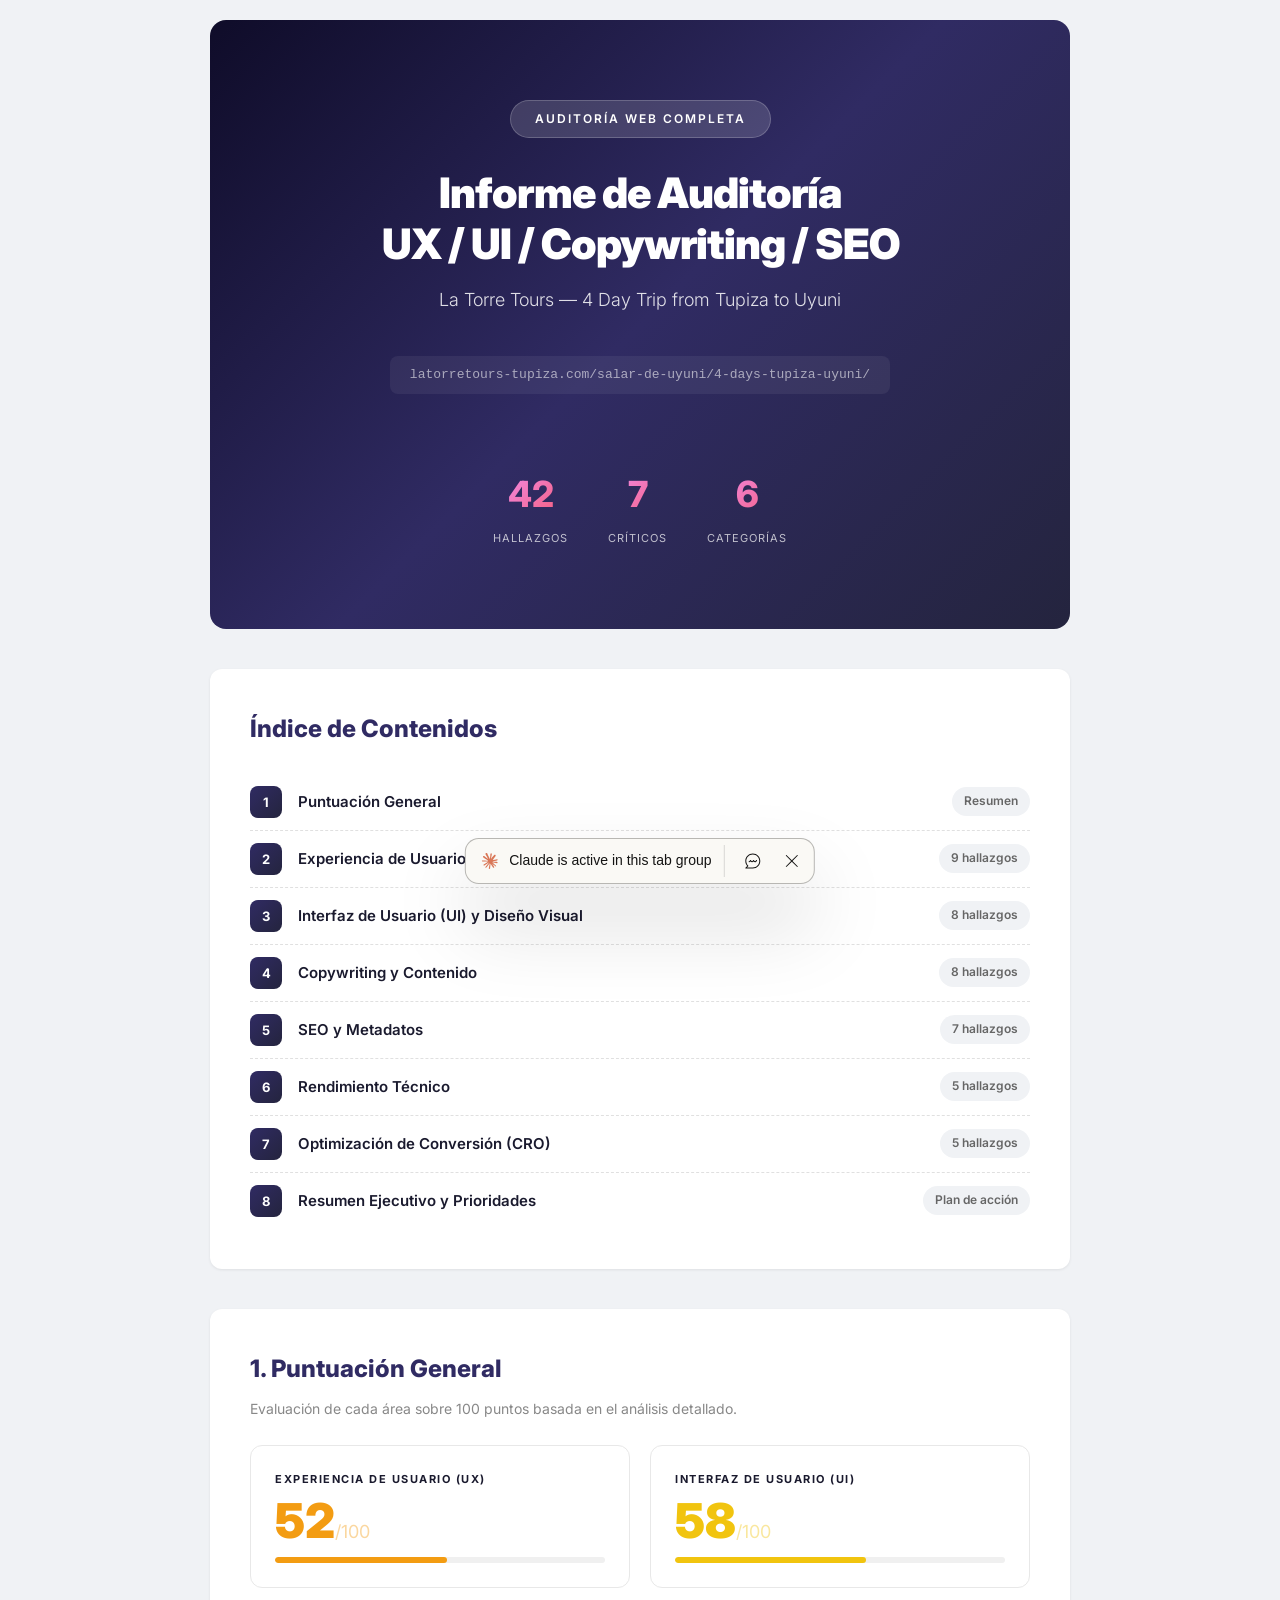
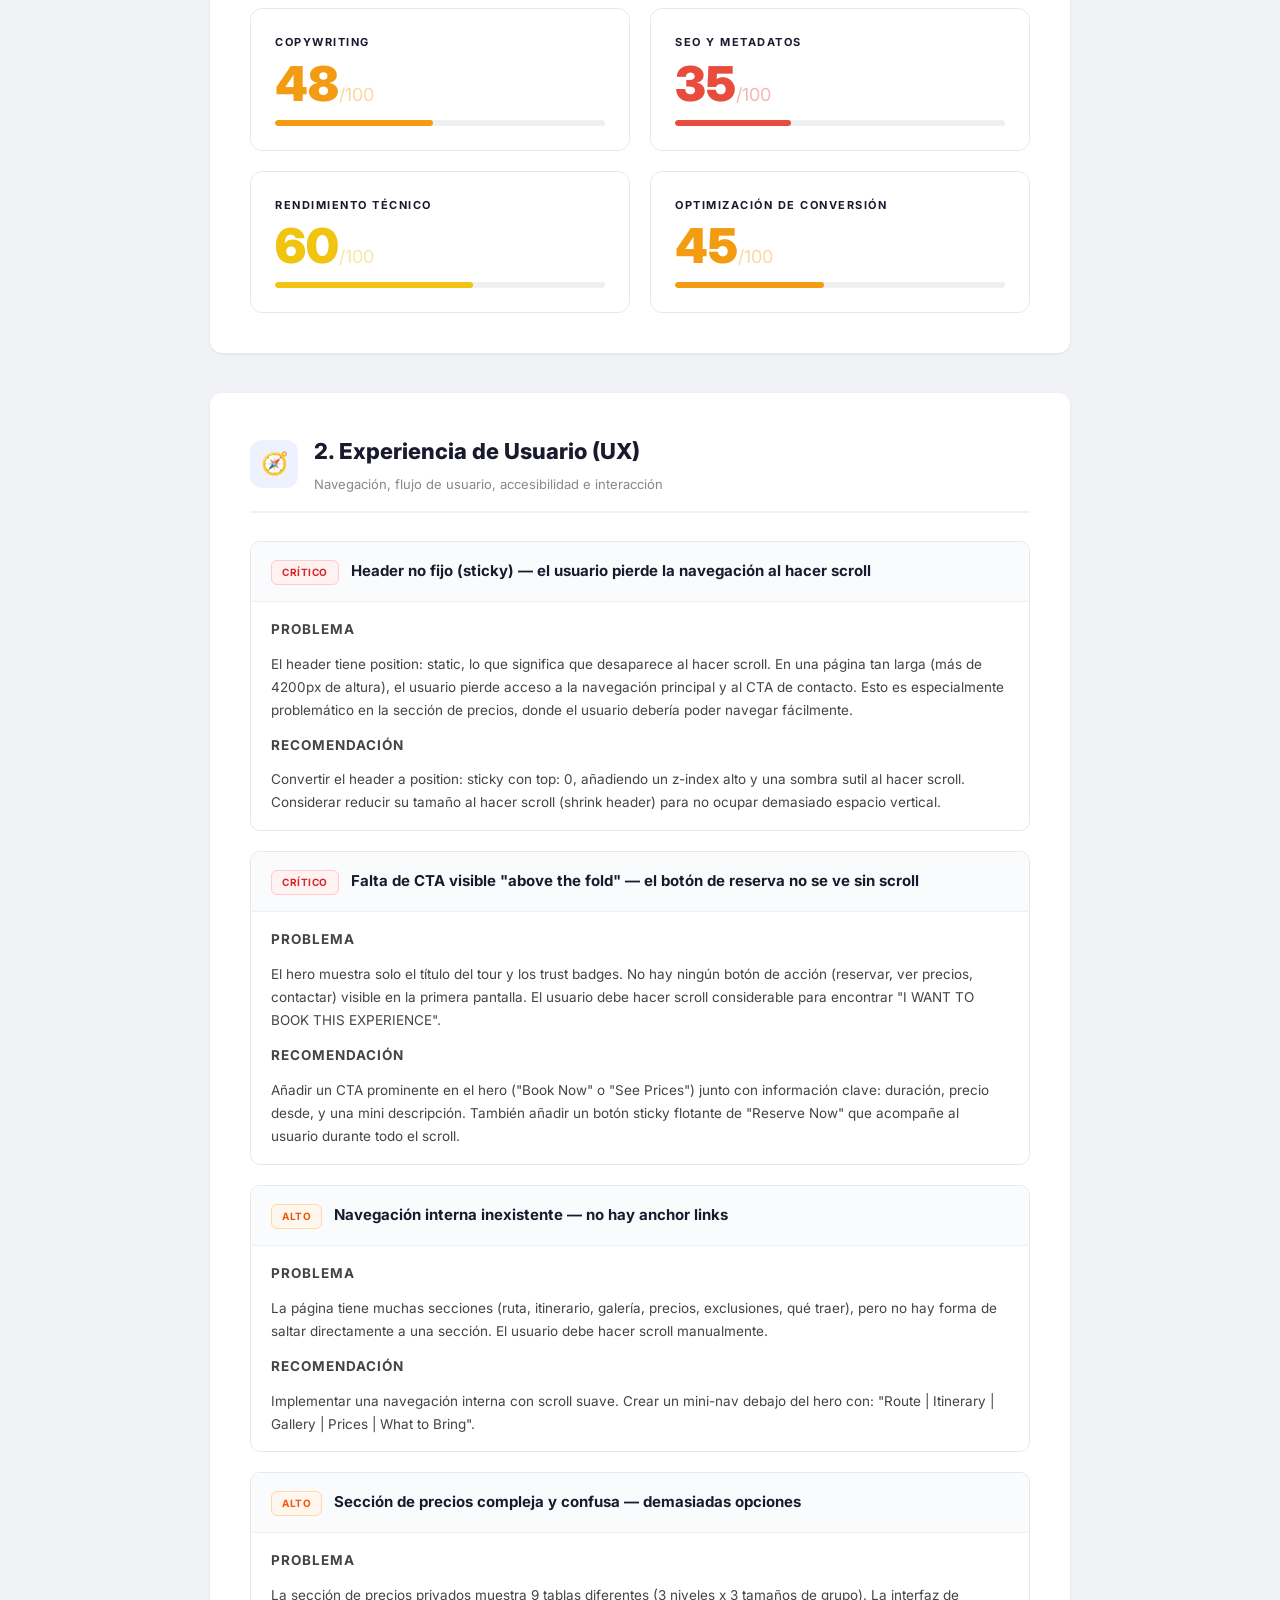
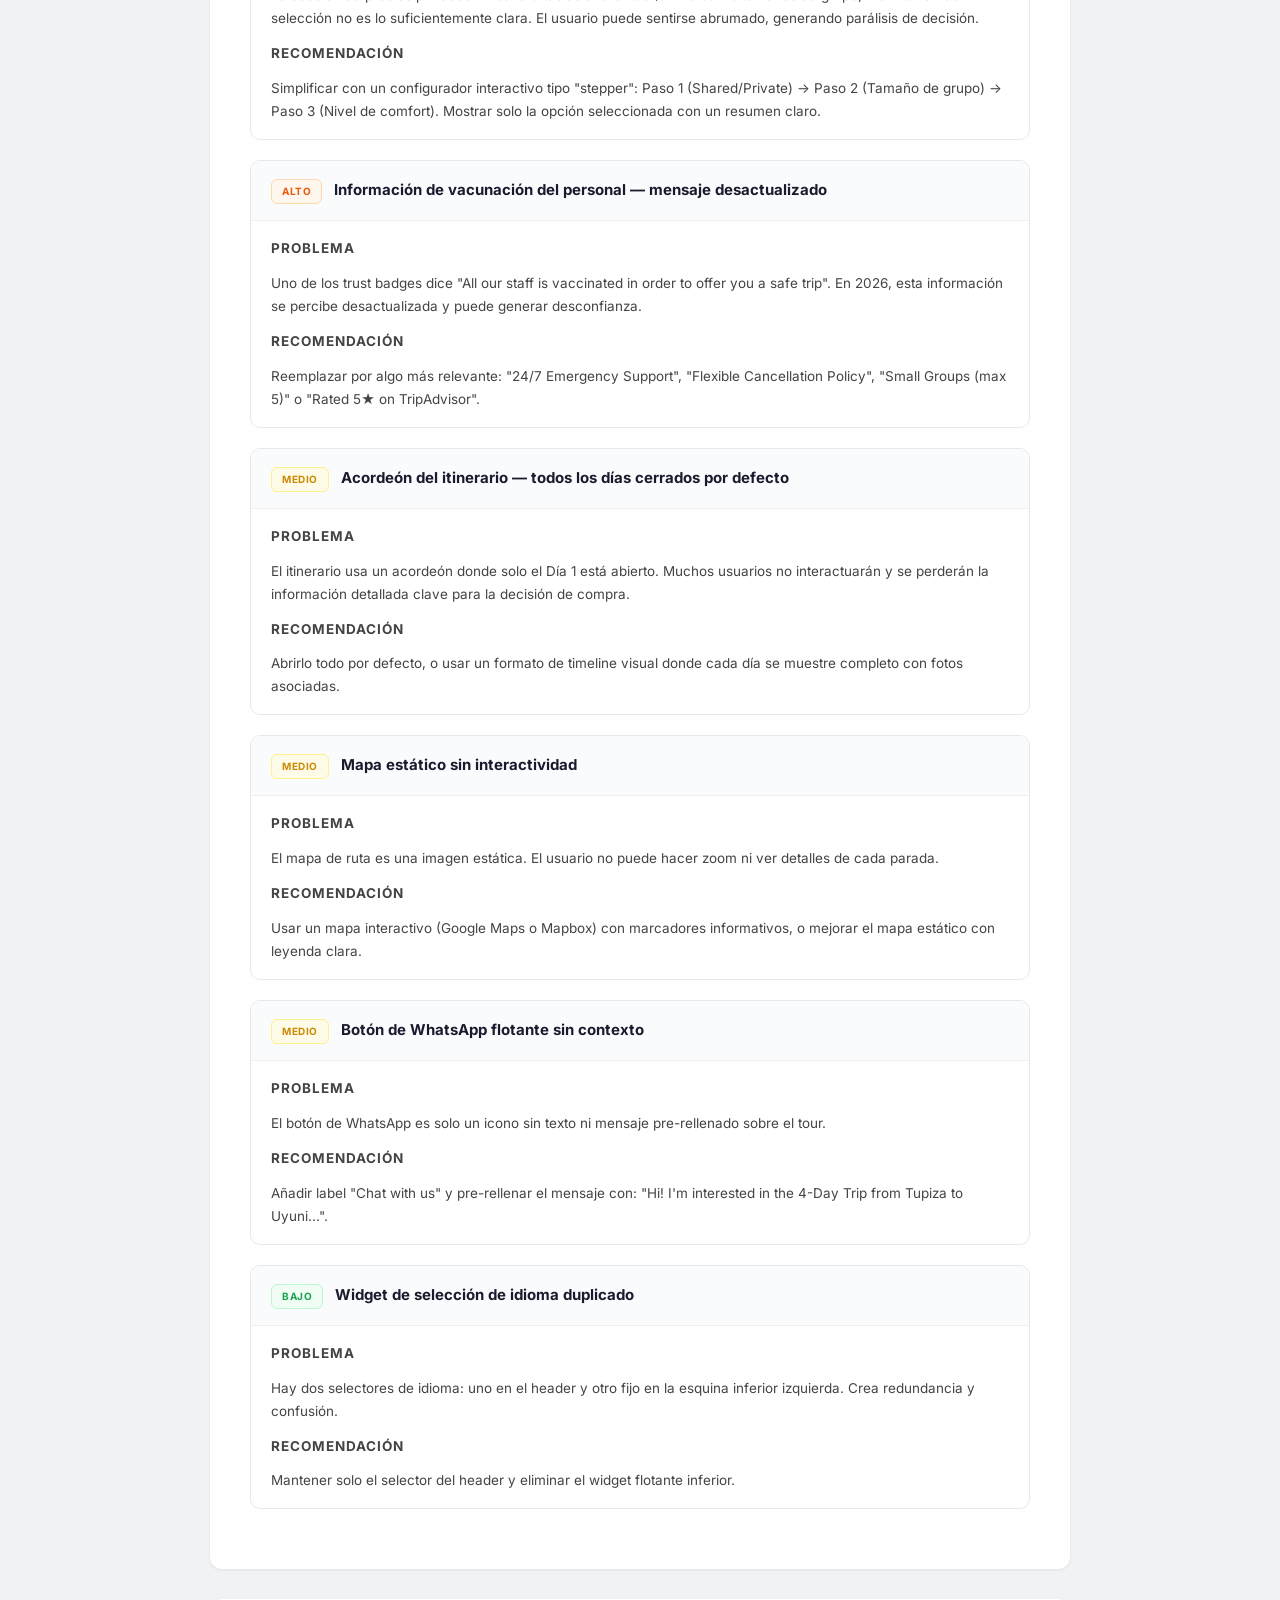
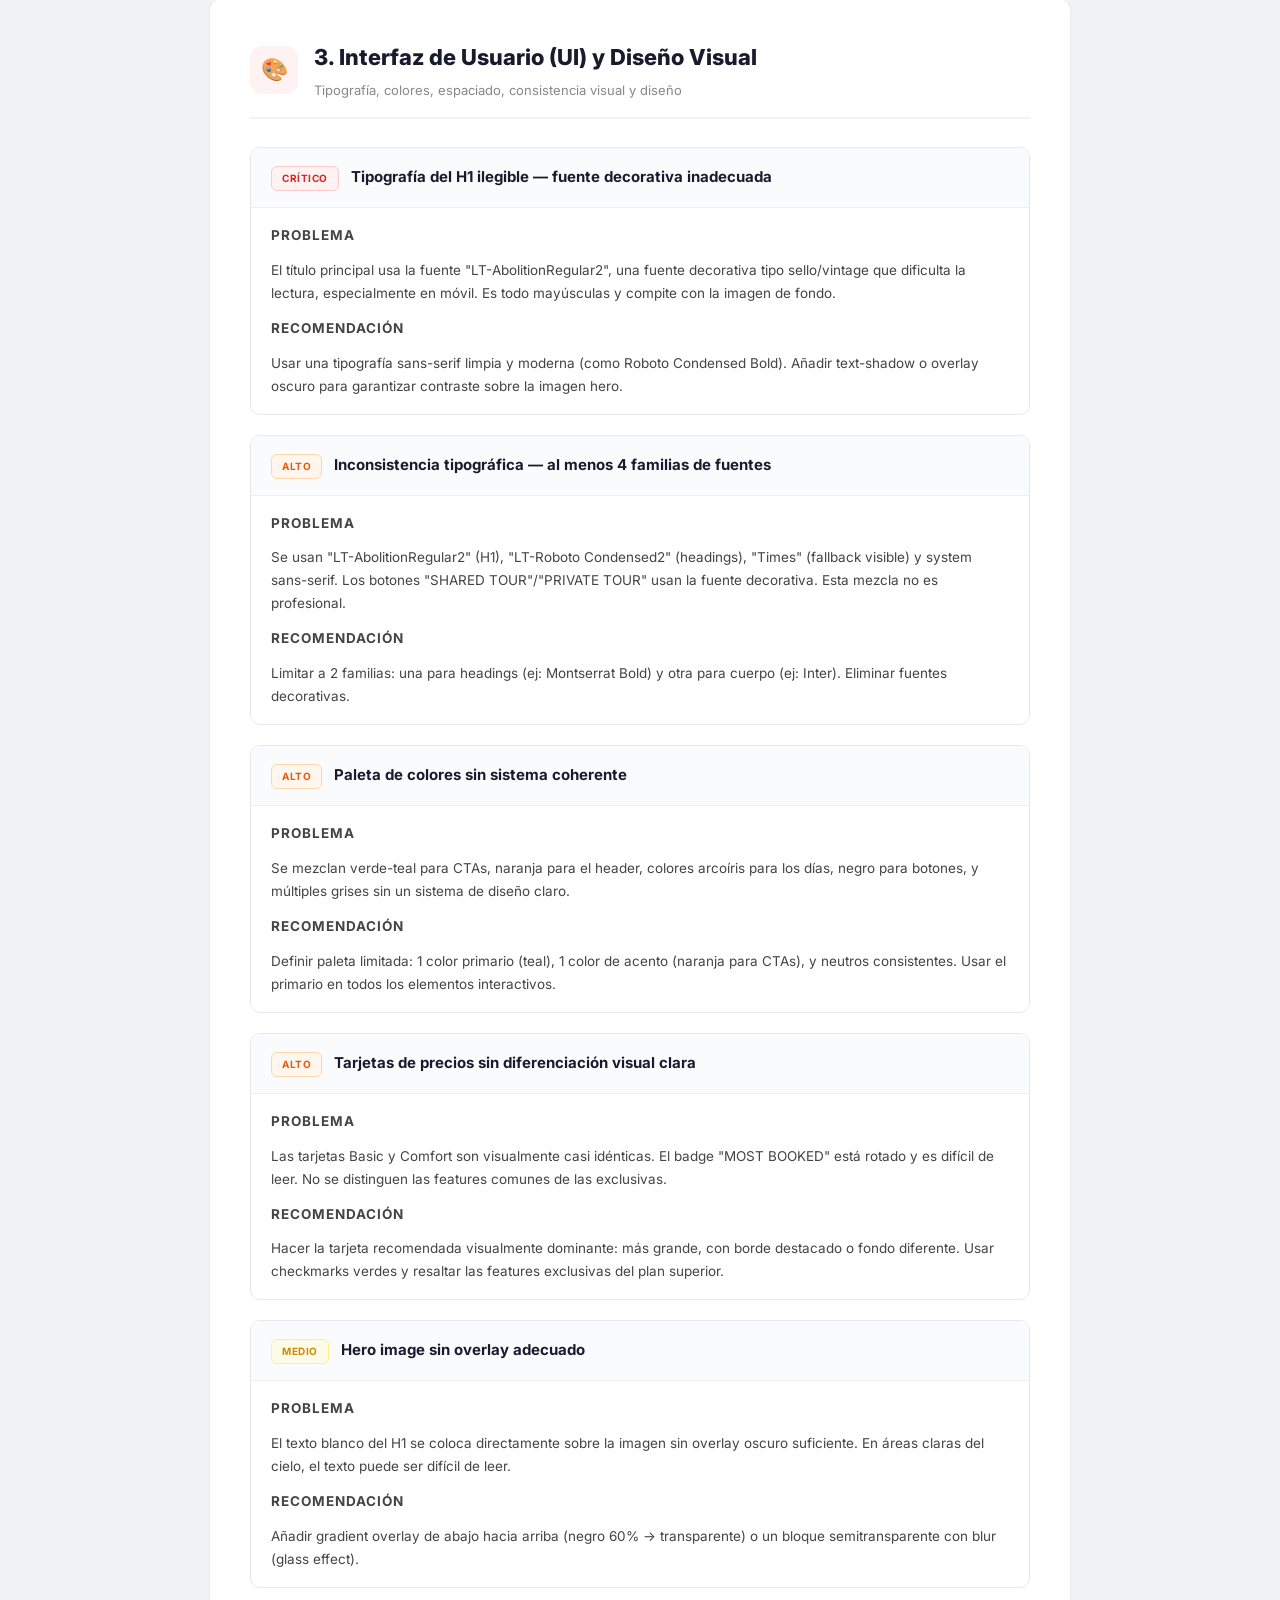
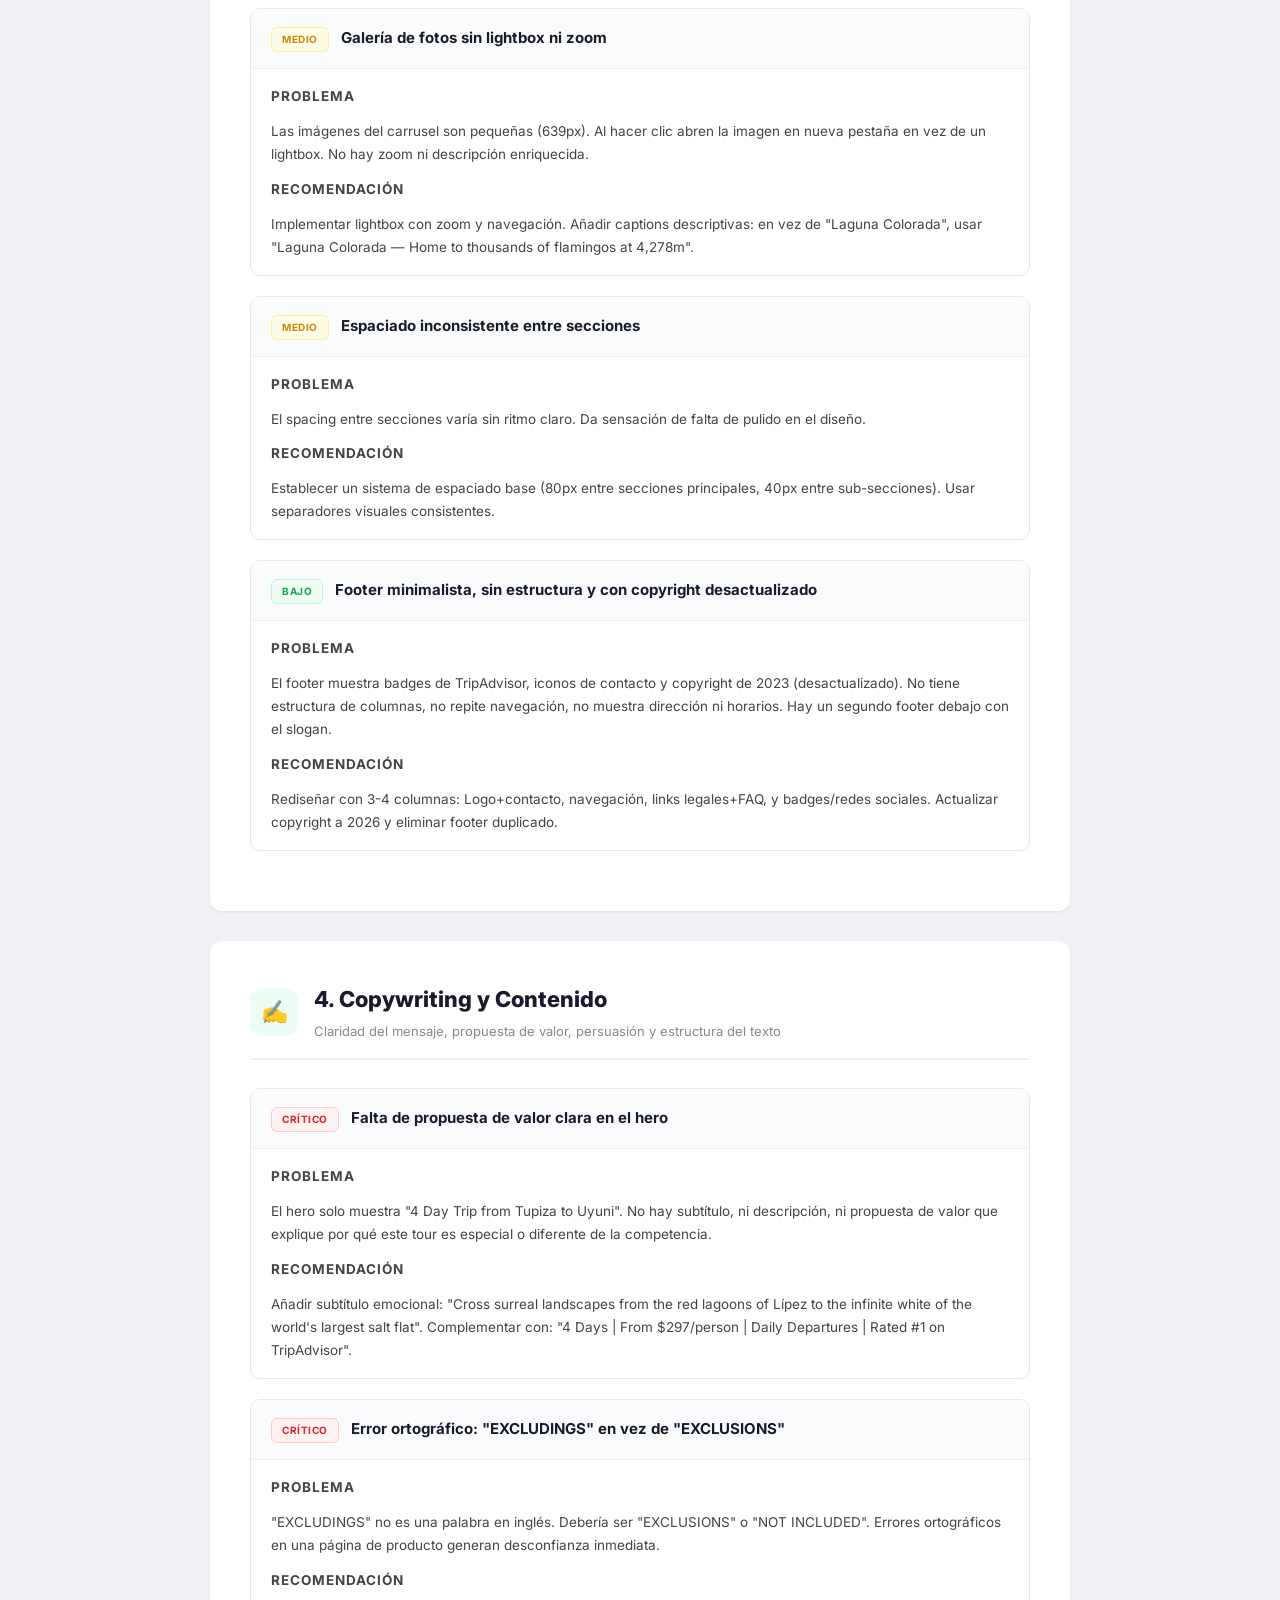
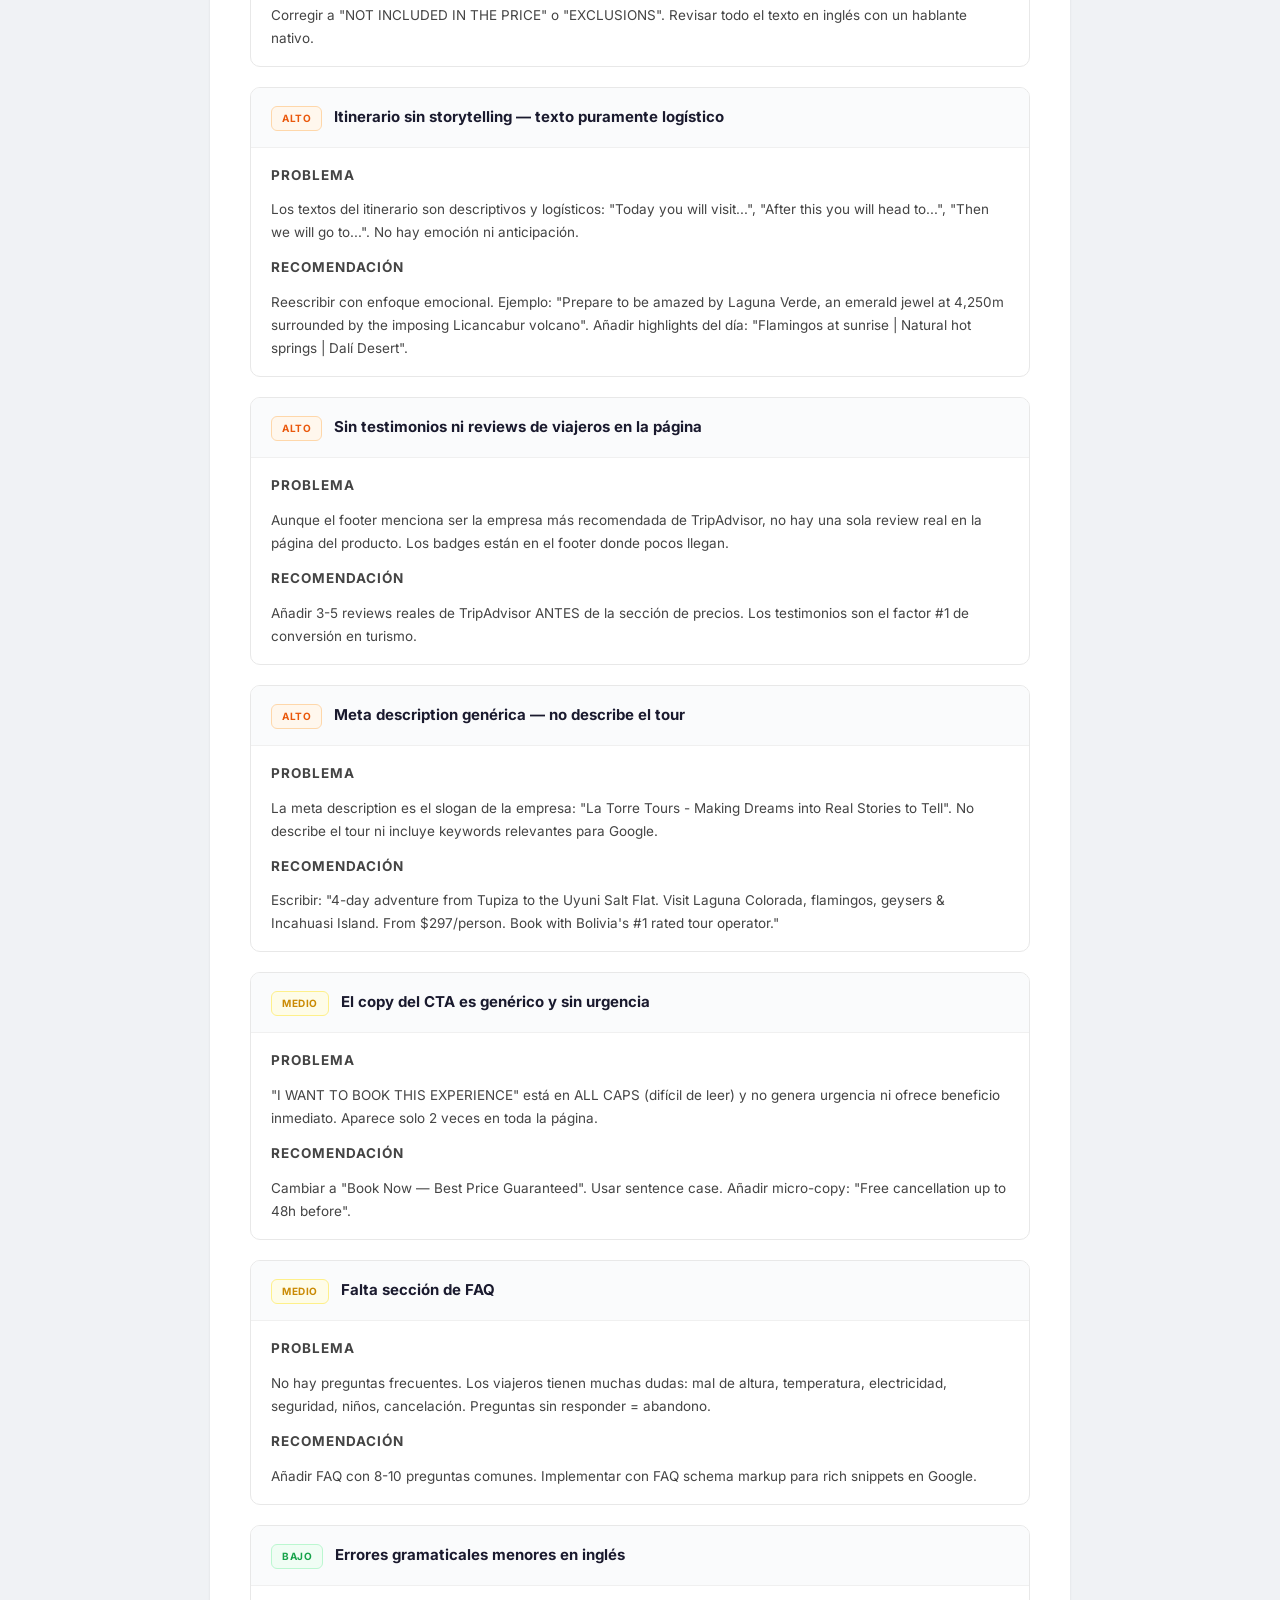
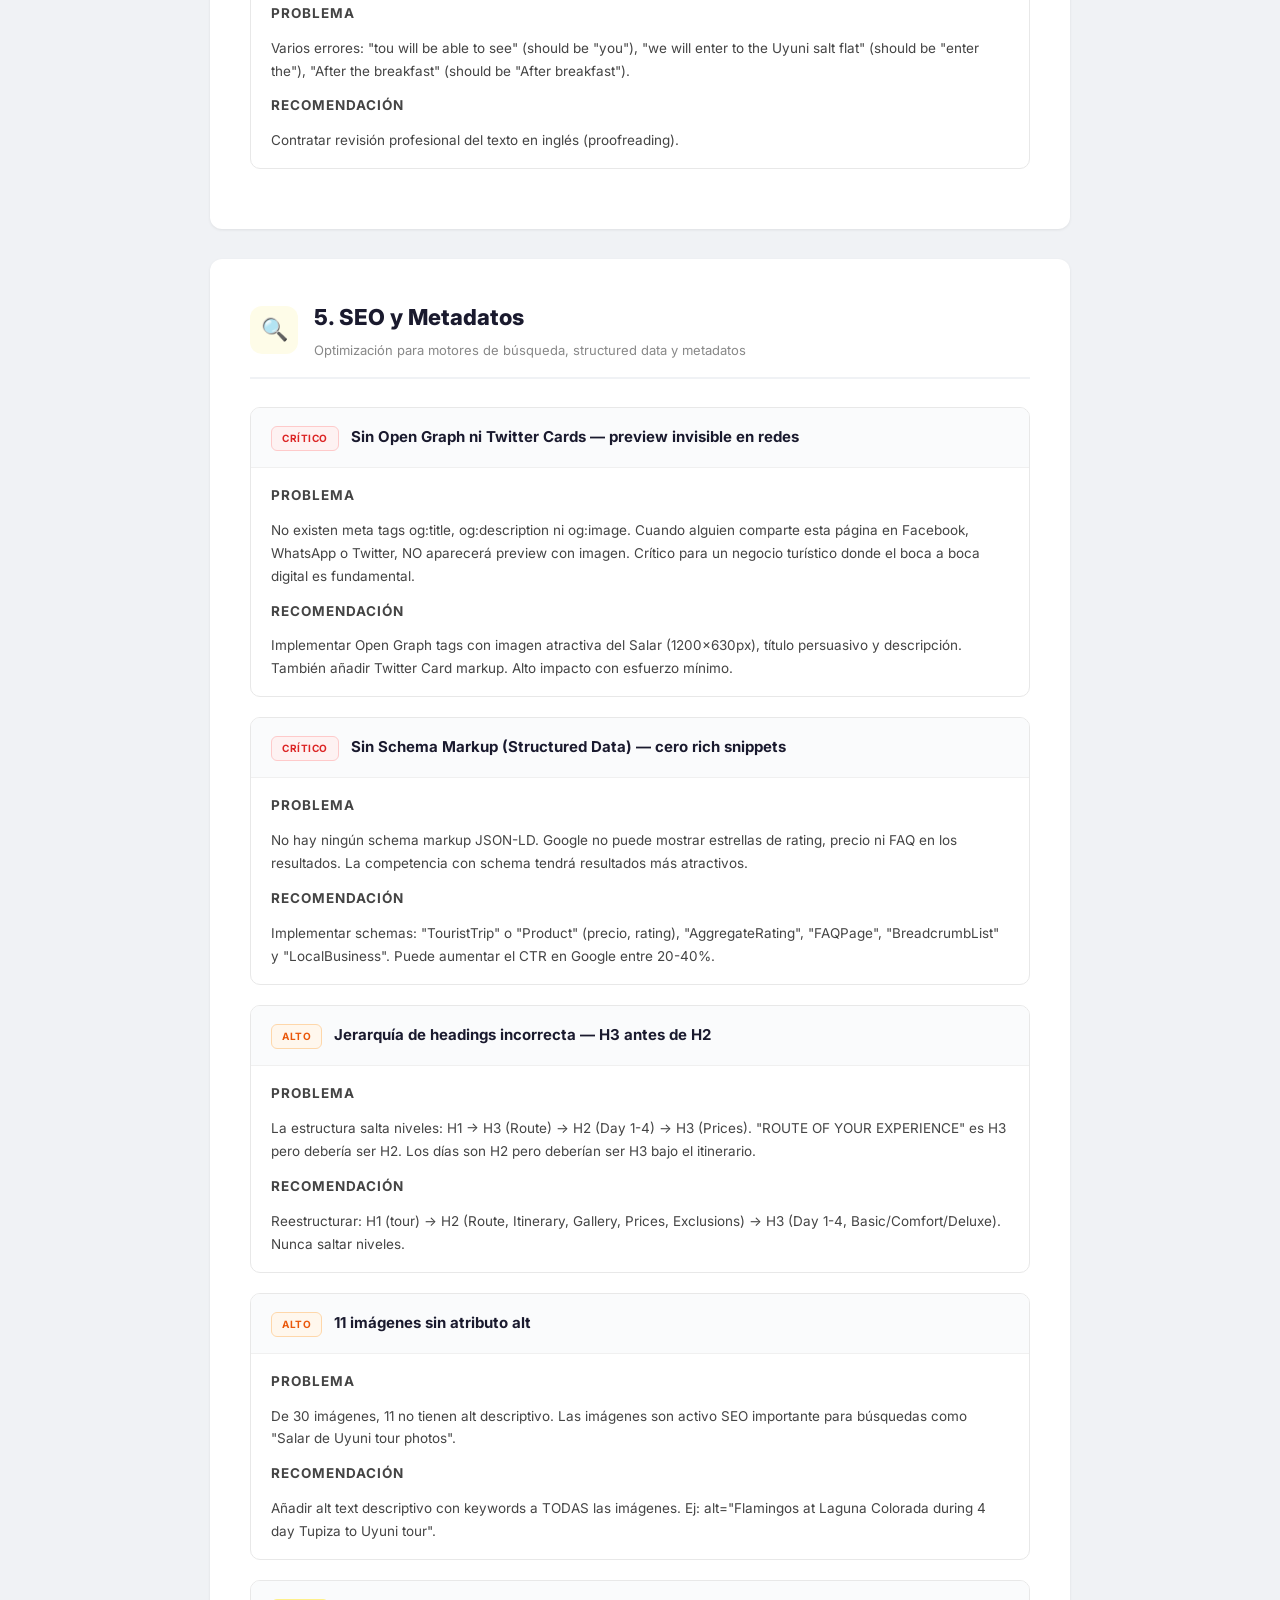
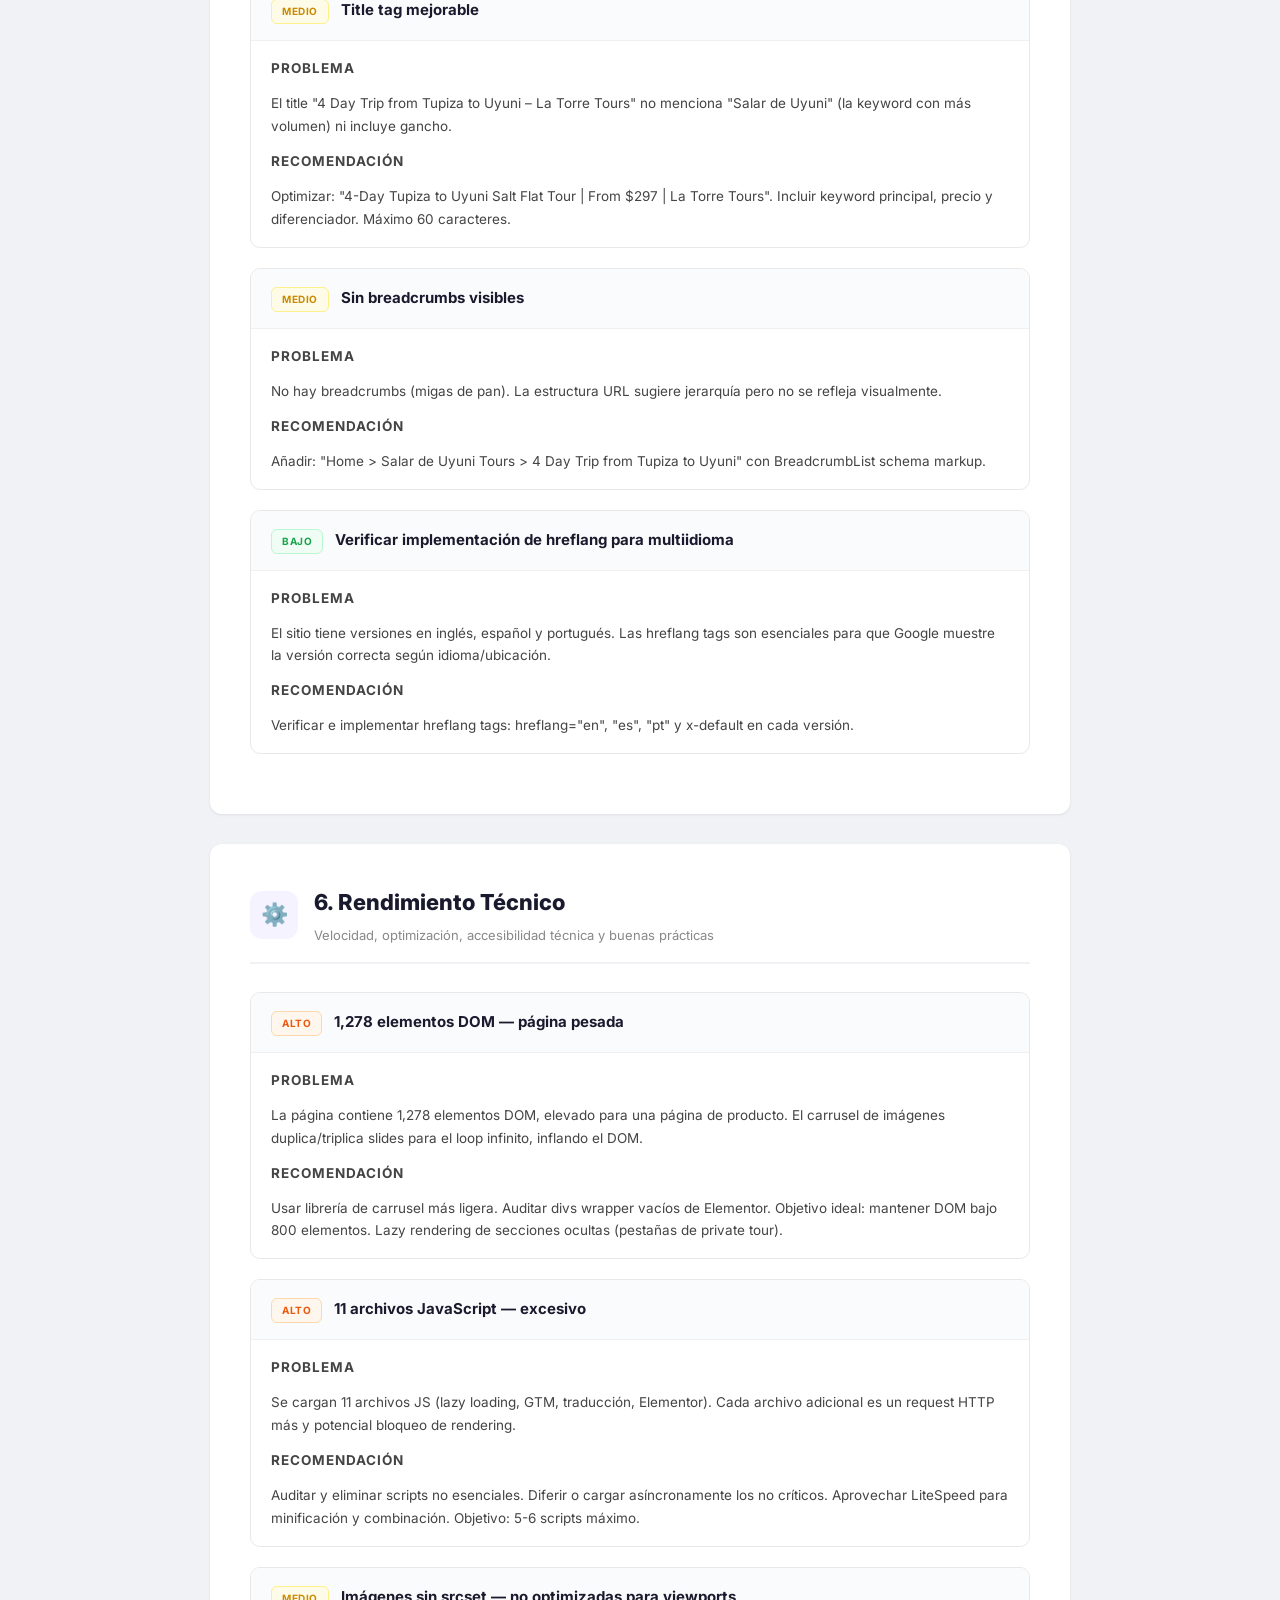
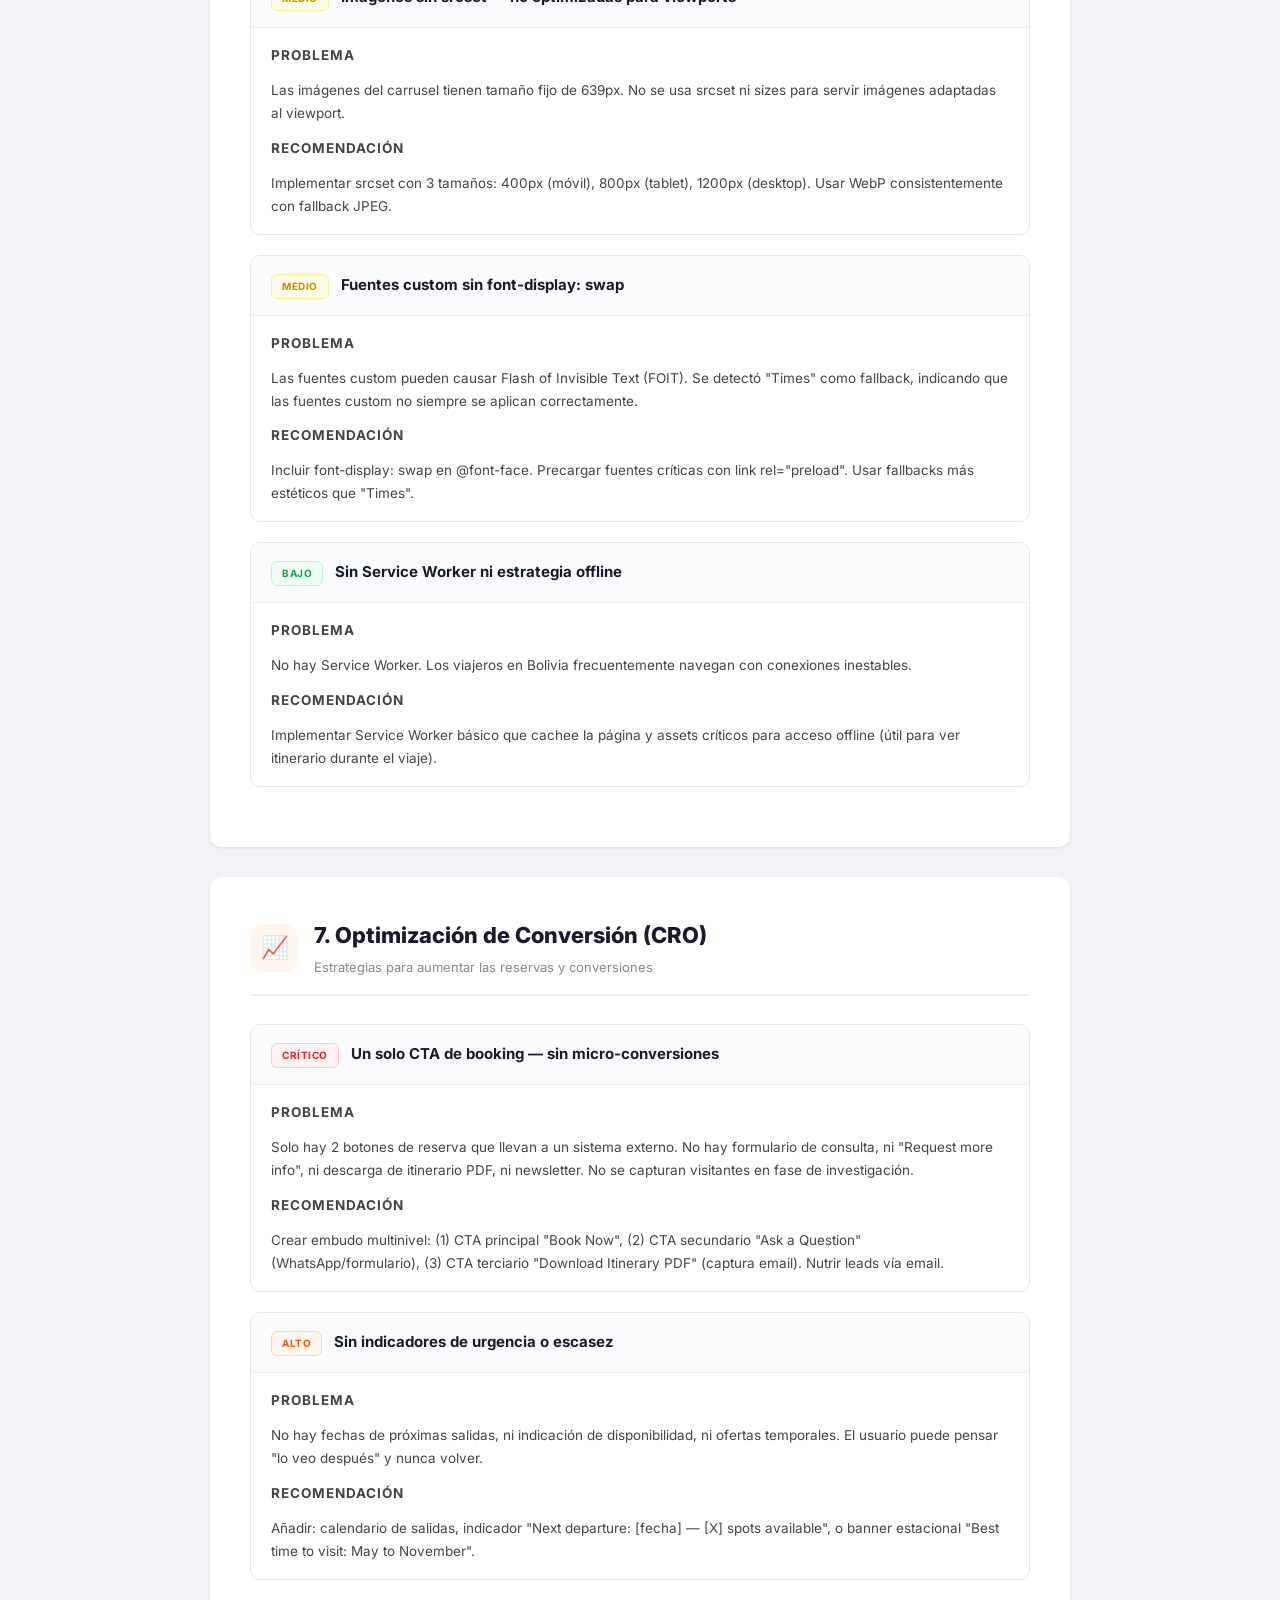
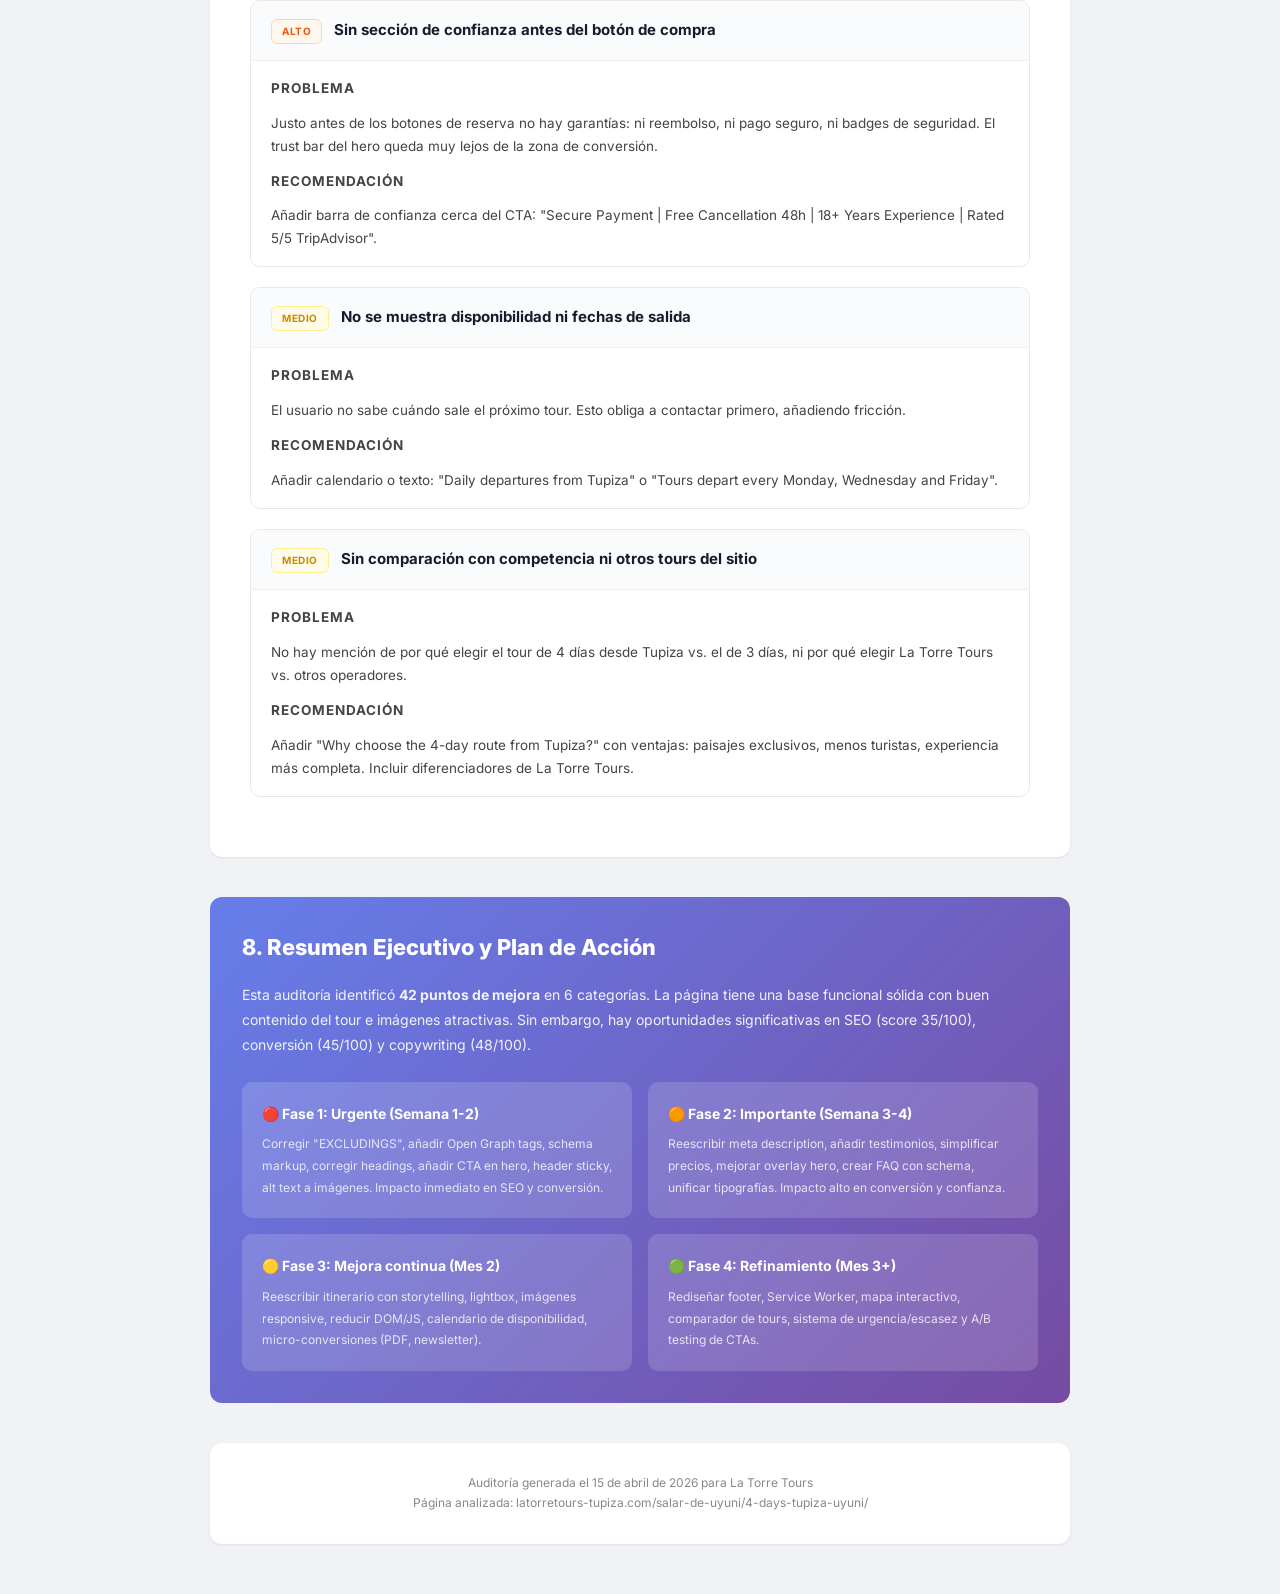
<file: Auditoria Web - La Torre Tours.html>
<!DOCTYPE html>
<!-- saved from url=(0067)https://latorretours-tupiza.com/salar-de-uyuni/4-days-tupiza-uyuni/ -->
<html lang="es"><head><meta http-equiv="Content-Type" content="text/html; charset=UTF-8">

<meta name="viewport" content="width=device-width, initial-scale=1.0">
<title>Auditoria Web - La Torre Tours</title>
<style>
@import url('https://fonts.googleapis.com/css2?family=Inter:wght@300;400;500;600;700;800;900&display=swap');
*{margin:0;padding:0;box-sizing:border-box}
@page{size:A4;margin:15mm}
body{font-family:'Inter',-apple-system,BlinkMacSystemFont,sans-serif;color:#1a1a2e;background:#f0f2f5;line-height:1.7;font-size:14px;-webkit-print-color-adjust:exact;print-color-adjust:exact}
.container{max-width:900px;margin:0 auto;padding:20px}
.cover{background:linear-gradient(135deg,#0f0c29 0%,#302b63 50%,#24243e 100%);color:white;padding:80px 50px;border-radius:16px;margin-bottom:40px;text-align:center;position:relative;overflow:hidden;page-break-after:always}
.cover .badge{display:inline-block;background:rgba(255,255,255,0.15);padding:8px 24px;border-radius:50px;font-size:12px;font-weight:600;letter-spacing:2px;text-transform:uppercase;margin-bottom:30px;border:1px solid rgba(255,255,255,0.2)}
.cover h1{font-size:42px;font-weight:900;margin-bottom:16px;line-height:1.2;letter-spacing:-1px}
.cover .subtitle{font-size:18px;opacity:0.85;font-weight:300;margin-bottom:40px}
.cover .url{font-size:13px;opacity:0.6;font-family:monospace;background:rgba(255,255,255,0.1);padding:8px 20px;border-radius:8px;display:inline-block;margin-bottom:30px}
.cover .meta-info{display:flex;justify-content:center;gap:40px;margin-top:40px}
.cover .meta-info .number{font-size:36px;font-weight:800;display:block;background:linear-gradient(135deg,#f093fb,#f5576c);-webkit-background-clip:text;-webkit-text-fill-color:transparent}
.cover .meta-info .label{font-size:11px;text-transform:uppercase;letter-spacing:1px;opacity:0.7}
.toc{background:white;border-radius:12px;padding:40px;margin-bottom:40px;box-shadow:0 1px 3px rgba(0,0,0,0.08);page-break-after:always}
.toc h2{font-size:24px;font-weight:800;margin-bottom:24px;color:#302b63}
.toc-item{display:flex;align-items:center;padding:12px 0;border-bottom:1px dashed #e0e0e0;color:#1a1a2e}
.toc-item:last-child{border-bottom:none}
.toc-num{background:linear-gradient(135deg,#302b63,#24243e);color:white;width:32px;height:32px;border-radius:8px;display:flex;align-items:center;justify-content:center;font-weight:700;font-size:13px;margin-right:16px;flex-shrink:0}
.toc-title{font-weight:600;font-size:15px}
.toc-count{margin-left:auto;background:#f0f2f5;padding:4px 12px;border-radius:20px;font-size:12px;font-weight:600;color:#666}
.score-section{background:white;border-radius:12px;padding:40px;margin-bottom:40px;box-shadow:0 1px 3px rgba(0,0,0,0.08);page-break-after:always}
.score-grid{display:grid;grid-template-columns:repeat(2,1fr);gap:20px;margin-top:24px}
.score-card{padding:24px;border-radius:12px;border:1px solid #e8e8e8}
.score-card .category{font-size:11px;text-transform:uppercase;letter-spacing:1.5px;font-weight:700;margin-bottom:8px}
.score-card .score-value{font-size:48px;font-weight:900;line-height:1}
.score-card .score-max{font-size:18px;font-weight:400;opacity:0.4}
.score-card .score-bar{height:6px;background:#f0f0f0;border-radius:3px;margin-top:12px;overflow:hidden}
.score-card .score-fill{height:100%;border-radius:3px}
.score-red .score-value{color:#e74c3c}.score-red .score-fill{background:#e74c3c}
.score-orange .score-value{color:#f39c12}.score-orange .score-fill{background:#f39c12}
.score-yellow .score-value{color:#f1c40f}.score-yellow .score-fill{background:#f1c40f}
.score-green .score-value{color:#27ae60}.score-green .score-fill{background:#27ae60}
.section{background:white;border-radius:12px;padding:40px;margin-bottom:30px;box-shadow:0 1px 3px rgba(0,0,0,0.08);page-break-inside:avoid}
.section-header{display:flex;align-items:center;margin-bottom:28px;padding-bottom:16px;border-bottom:2px solid #f0f2f5}
.section-icon{width:48px;height:48px;border-radius:12px;display:flex;align-items:center;justify-content:center;font-size:22px;margin-right:16px;flex-shrink:0}
.icon-ux{background:#eef2ff}.icon-ui{background:#fef3f2}.icon-copy{background:#ecfdf5}.icon-seo{background:#fefce8}.icon-tech{background:#f5f3ff}.icon-cro{background:#fff7ed}
.section-header h2{font-size:22px;font-weight:800;color:#1a1a2e}
.section-header .section-desc{font-size:13px;color:#888;margin-top:2px}
.issue{margin-bottom:20px;border:1px solid #e8e8e8;border-radius:10px;overflow:hidden;page-break-inside:avoid}
.issue-header{padding:16px 20px;display:flex;align-items:flex-start;gap:12px;background:#fafbfc;border-bottom:1px solid #f0f0f0}
.priority{display:inline-flex;align-items:center;padding:3px 10px;border-radius:6px;font-size:10px;font-weight:700;text-transform:uppercase;letter-spacing:0.5px;white-space:nowrap;flex-shrink:0;margin-top:2px}
.priority-critical{background:#fef2f2;color:#dc2626;border:1px solid #fecaca}
.priority-high{background:#fff7ed;color:#ea580c;border:1px solid #fed7aa}
.priority-medium{background:#fefce8;color:#ca8a04;border:1px solid #fef08a}
.priority-low{background:#f0fdf4;color:#16a34a;border:1px solid #bbf7d0}
.issue-title{font-size:15px;font-weight:700;color:#1a1a2e}
.issue-body{padding:16px 20px}
.issue-body p{margin-bottom:12px;color:#444;font-size:13.5px;line-height:1.7}
.issue-body p:last-child{margin-bottom:0}
.label-problem{font-size:10px;text-transform:uppercase;letter-spacing:1px;font-weight:700;color:#dc2626;margin-bottom:4px}
.label-solution{font-size:10px;text-transform:uppercase;letter-spacing:1px;font-weight:700;color:#16a34a;margin-bottom:4px;margin-top:12px}
.summary-box{background:linear-gradient(135deg,#667eea 0%,#764ba2 100%);color:white;padding:32px;border-radius:12px;margin-top:40px;margin-bottom:40px}
.summary-box h2{font-size:22px;font-weight:800;margin-bottom:16px}
.summary-box p{opacity:0.9;font-size:14px;line-height:1.8}
.priority-matrix{display:grid;grid-template-columns:repeat(2,1fr);gap:16px;margin-top:24px}
.matrix-card{background:rgba(255,255,255,0.15);padding:20px;border-radius:10px}
.matrix-card h4{font-size:14px;font-weight:700;margin-bottom:8px}
.matrix-card p{font-size:12px!important;opacity:0.8!important}
@media print{body{background:white;font-size:12px}.container{padding:0;max-width:100%}.section{box-shadow:none;border:1px solid #e0e0e0}}
</style>
</head><body><div class="container">
<!-- COVER PAGE -->
<div class="cover">
  <div class="badge">Auditoría Web Completa</div>
  <h1>Informe de Auditoría<br>UX / UI / Copywriting / SEO</h1>
  <div class="subtitle">La Torre Tours — 4 Day Trip from Tupiza to Uyuni</div>
  <div class="url">latorretours-tupiza.com/salar-de-uyuni/4-days-tupiza-uyuni/</div>
  <div class="meta-info">
    <div><span class="number">42</span><span class="label">Hallazgos</span></div>
    <div><span class="number">7</span><span class="label">Críticos</span></div>
    <div><span class="number">6</span><span class="label">Categorías</span></div>
  </div>
</div>

<!-- TABLE OF CONTENTS -->
<div class="toc">
  <h2>Índice de Contenidos</h2>
  <div class="toc-item"><span class="toc-num">1</span><span class="toc-title">Puntuación General</span><span class="toc-count">Resumen</span></div>
  <div class="toc-item"><span class="toc-num">2</span><span class="toc-title">Experiencia de Usuario (UX)</span><span class="toc-count">9 hallazgos</span></div>
  <div class="toc-item"><span class="toc-num">3</span><span class="toc-title">Interfaz de Usuario (UI) y Diseño Visual</span><span class="toc-count">8 hallazgos</span></div>
  <div class="toc-item"><span class="toc-num">4</span><span class="toc-title">Copywriting y Contenido</span><span class="toc-count">8 hallazgos</span></div>
  <div class="toc-item"><span class="toc-num">5</span><span class="toc-title">SEO y Metadatos</span><span class="toc-count">7 hallazgos</span></div>
  <div class="toc-item"><span class="toc-num">6</span><span class="toc-title">Rendimiento Técnico</span><span class="toc-count">5 hallazgos</span></div>
  <div class="toc-item"><span class="toc-num">7</span><span class="toc-title">Optimización de Conversión (CRO)</span><span class="toc-count">5 hallazgos</span></div>
  <div class="toc-item"><span class="toc-num">8</span><span class="toc-title">Resumen Ejecutivo y Prioridades</span><span class="toc-count">Plan de acción</span></div>
</div>

<!-- SCORE SECTION -->
<div class="score-section">
  <h2 style="font-size:24px;font-weight:800;margin-bottom:8px;color:#302b63;">1. Puntuación General</h2>
  <p style="color:#888;margin-bottom:24px;">Evaluación de cada área sobre 100 puntos basada en el análisis detallado.</p>
  <div class="score-grid">
    <div class="score-card score-orange"><div class="category">Experiencia de Usuario (UX)</div><div class="score-value">52<span class="score-max">/100</span></div><div class="score-bar"><div class="score-fill" style="width:52%"></div></div></div>
    <div class="score-card score-yellow"><div class="category">Interfaz de Usuario (UI)</div><div class="score-value">58<span class="score-max">/100</span></div><div class="score-bar"><div class="score-fill" style="width:58%"></div></div></div>
    <div class="score-card score-orange"><div class="category">Copywriting</div><div class="score-value">48<span class="score-max">/100</span></div><div class="score-bar"><div class="score-fill" style="width:48%"></div></div></div>
    <div class="score-card score-red"><div class="category">SEO y Metadatos</div><div class="score-value">35<span class="score-max">/100</span></div><div class="score-bar"><div class="score-fill" style="width:35%"></div></div></div>
    <div class="score-card score-yellow"><div class="category">Rendimiento Técnico</div><div class="score-value">60<span class="score-max">/100</span></div><div class="score-bar"><div class="score-fill" style="width:60%"></div></div></div>
    <div class="score-card score-orange"><div class="category">Optimización de Conversión</div><div class="score-value">45<span class="score-max">/100</span></div><div class="score-bar"><div class="score-fill" style="width:45%"></div></div></div>
  </div>
</div>

<div class="section">
  <div class="section-header">
    <div class="section-icon icon-ux">🧭</div>
    <div><h2>2. Experiencia de Usuario (UX)</h2><div class="section-desc">Navegación, flujo de usuario, accesibilidad e interacción</div></div>
  </div>

  <div class="issue"><div class="issue-header"><span class="priority priority-critical">Crítico</span><span class="issue-title">Header no fijo (sticky) — el usuario pierde la navegación al hacer scroll</span></div><div class="issue-body"><p class="label-problem">Problema</p><p>El header tiene position: static, lo que significa que desaparece al hacer scroll. En una página tan larga (más de 4200px de altura), el usuario pierde acceso a la navegación principal y al CTA de contacto. Esto es especialmente problemático en la sección de precios, donde el usuario debería poder navegar fácilmente.</p><p class="label-solution">Recomendación</p><p>Convertir el header a position: sticky con top: 0, añadiendo un z-index alto y una sombra sutil al hacer scroll. Considerar reducir su tamaño al hacer scroll (shrink header) para no ocupar demasiado espacio vertical.</p></div></div>

  <div class="issue"><div class="issue-header"><span class="priority priority-critical">Crítico</span><span class="issue-title">Falta de CTA visible "above the fold" — el botón de reserva no se ve sin scroll</span></div><div class="issue-body"><p class="label-problem">Problema</p><p>El hero muestra solo el título del tour y los trust badges. No hay ningún botón de acción (reservar, ver precios, contactar) visible en la primera pantalla. El usuario debe hacer scroll considerable para encontrar "I WANT TO BOOK THIS EXPERIENCE".</p><p class="label-solution">Recomendación</p><p>Añadir un CTA prominente en el hero ("Book Now" o "See Prices") junto con información clave: duración, precio desde, y una mini descripción. También añadir un botón sticky flotante de "Reserve Now" que acompañe al usuario durante todo el scroll.</p></div></div>

  <div class="issue"><div class="issue-header"><span class="priority priority-high">Alto</span><span class="issue-title">Navegación interna inexistente — no hay anchor links</span></div><div class="issue-body"><p class="label-problem">Problema</p><p>La página tiene muchas secciones (ruta, itinerario, galería, precios, exclusiones, qué traer), pero no hay forma de saltar directamente a una sección. El usuario debe hacer scroll manualmente.</p><p class="label-solution">Recomendación</p><p>Implementar una navegación interna con scroll suave. Crear un mini-nav debajo del hero con: "Route | Itinerary | Gallery | Prices | What to Bring".</p></div></div>

  <div class="issue"><div class="issue-header"><span class="priority priority-high">Alto</span><span class="issue-title">Sección de precios compleja y confusa — demasiadas opciones</span></div><div class="issue-body"><p class="label-problem">Problema</p><p>La sección de precios privados muestra 9 tablas diferentes (3 niveles x 3 tamaños de grupo). La interfaz de selección no es lo suficientemente clara. El usuario puede sentirse abrumado, generando parálisis de decisión.</p><p class="label-solution">Recomendación</p><p>Simplificar con un configurador interactivo tipo "stepper": Paso 1 (Shared/Private) → Paso 2 (Tamaño de grupo) → Paso 3 (Nivel de comfort). Mostrar solo la opción seleccionada con un resumen claro.</p></div></div>

  <div class="issue"><div class="issue-header"><span class="priority priority-high">Alto</span><span class="issue-title">Información de vacunación del personal — mensaje desactualizado</span></div><div class="issue-body"><p class="label-problem">Problema</p><p>Uno de los trust badges dice "All our staff is vaccinated in order to offer you a safe trip". En 2026, esta información se percibe desactualizada y puede generar desconfianza.</p><p class="label-solution">Recomendación</p><p>Reemplazar por algo más relevante: "24/7 Emergency Support", "Flexible Cancellation Policy", "Small Groups (max 5)" o "Rated 5★ on TripAdvisor".</p></div></div>

  <div class="issue"><div class="issue-header"><span class="priority priority-medium">Medio</span><span class="issue-title">Acordeón del itinerario — todos los días cerrados por defecto</span></div><div class="issue-body"><p class="label-problem">Problema</p><p>El itinerario usa un acordeón donde solo el Día 1 está abierto. Muchos usuarios no interactuarán y se perderán la información detallada clave para la decisión de compra.</p><p class="label-solution">Recomendación</p><p>Abrirlo todo por defecto, o usar un formato de timeline visual donde cada día se muestre completo con fotos asociadas.</p></div></div>

  <div class="issue"><div class="issue-header"><span class="priority priority-medium">Medio</span><span class="issue-title">Mapa estático sin interactividad</span></div><div class="issue-body"><p class="label-problem">Problema</p><p>El mapa de ruta es una imagen estática. El usuario no puede hacer zoom ni ver detalles de cada parada.</p><p class="label-solution">Recomendación</p><p>Usar un mapa interactivo (Google Maps o Mapbox) con marcadores informativos, o mejorar el mapa estático con leyenda clara.</p></div></div>

  <div class="issue"><div class="issue-header"><span class="priority priority-medium">Medio</span><span class="issue-title">Botón de WhatsApp flotante sin contexto</span></div><div class="issue-body"><p class="label-problem">Problema</p><p>El botón de WhatsApp es solo un icono sin texto ni mensaje pre-rellenado sobre el tour.</p><p class="label-solution">Recomendación</p><p>Añadir label "Chat with us" y pre-rellenar el mensaje con: "Hi! I'm interested in the 4-Day Trip from Tupiza to Uyuni...".</p></div></div>

  <div class="issue"><div class="issue-header"><span class="priority priority-low">Bajo</span><span class="issue-title">Widget de selección de idioma duplicado</span></div><div class="issue-body"><p class="label-problem">Problema</p><p>Hay dos selectores de idioma: uno en el header y otro fijo en la esquina inferior izquierda. Crea redundancia y confusión.</p><p class="label-solution">Recomendación</p><p>Mantener solo el selector del header y eliminar el widget flotante inferior.</p></div></div>
</div>

<div class="section">
  <div class="section-header">
    <div class="section-icon icon-ui">🎨</div>
    <div><h2>3. Interfaz de Usuario (UI) y Diseño Visual</h2><div class="section-desc">Tipografía, colores, espaciado, consistencia visual y diseño</div></div>
  </div>

  <div class="issue"><div class="issue-header"><span class="priority priority-critical">Crítico</span><span class="issue-title">Tipografía del H1 ilegible — fuente decorativa inadecuada</span></div><div class="issue-body"><p class="label-problem">Problema</p><p>El título principal usa la fuente "LT-AbolitionRegular2", una fuente decorativa tipo sello/vintage que dificulta la lectura, especialmente en móvil. Es todo mayúsculas y compite con la imagen de fondo.</p><p class="label-solution">Recomendación</p><p>Usar una tipografía sans-serif limpia y moderna (como Roboto Condensed Bold). Añadir text-shadow o overlay oscuro para garantizar contraste sobre la imagen hero.</p></div></div>

  <div class="issue"><div class="issue-header"><span class="priority priority-high">Alto</span><span class="issue-title">Inconsistencia tipográfica — al menos 4 familias de fuentes</span></div><div class="issue-body"><p class="label-problem">Problema</p><p>Se usan "LT-AbolitionRegular2" (H1), "LT-Roboto Condensed2" (headings), "Times" (fallback visible) y system sans-serif. Los botones "SHARED TOUR"/"PRIVATE TOUR" usan la fuente decorativa. Esta mezcla no es profesional.</p><p class="label-solution">Recomendación</p><p>Limitar a 2 familias: una para headings (ej: Montserrat Bold) y otra para cuerpo (ej: Inter). Eliminar fuentes decorativas.</p></div></div>

  <div class="issue"><div class="issue-header"><span class="priority priority-high">Alto</span><span class="issue-title">Paleta de colores sin sistema coherente</span></div><div class="issue-body"><p class="label-problem">Problema</p><p>Se mezclan verde-teal para CTAs, naranja para el header, colores arcoíris para los días, negro para botones, y múltiples grises sin un sistema de diseño claro.</p><p class="label-solution">Recomendación</p><p>Definir paleta limitada: 1 color primario (teal), 1 color de acento (naranja para CTAs), y neutros consistentes. Usar el primario en todos los elementos interactivos.</p></div></div>

  <div class="issue"><div class="issue-header"><span class="priority priority-high">Alto</span><span class="issue-title">Tarjetas de precios sin diferenciación visual clara</span></div><div class="issue-body"><p class="label-problem">Problema</p><p>Las tarjetas Basic y Comfort son visualmente casi idénticas. El badge "MOST BOOKED" está rotado y es difícil de leer. No se distinguen las features comunes de las exclusivas.</p><p class="label-solution">Recomendación</p><p>Hacer la tarjeta recomendada visualmente dominante: más grande, con borde destacado o fondo diferente. Usar checkmarks verdes y resaltar las features exclusivas del plan superior.</p></div></div>

  <div class="issue"><div class="issue-header"><span class="priority priority-medium">Medio</span><span class="issue-title">Hero image sin overlay adecuado</span></div><div class="issue-body"><p class="label-problem">Problema</p><p>El texto blanco del H1 se coloca directamente sobre la imagen sin overlay oscuro suficiente. En áreas claras del cielo, el texto puede ser difícil de leer.</p><p class="label-solution">Recomendación</p><p>Añadir gradient overlay de abajo hacia arriba (negro 60% → transparente) o un bloque semitransparente con blur (glass effect).</p></div></div>

  <div class="issue"><div class="issue-header"><span class="priority priority-medium">Medio</span><span class="issue-title">Galería de fotos sin lightbox ni zoom</span></div><div class="issue-body"><p class="label-problem">Problema</p><p>Las imágenes del carrusel son pequeñas (639px). Al hacer clic abren la imagen en nueva pestaña en vez de un lightbox. No hay zoom ni descripción enriquecida.</p><p class="label-solution">Recomendación</p><p>Implementar lightbox con zoom y navegación. Añadir captions descriptivas: en vez de "Laguna Colorada", usar "Laguna Colorada — Home to thousands of flamingos at 4,278m".</p></div></div>

  <div class="issue"><div class="issue-header"><span class="priority priority-medium">Medio</span><span class="issue-title">Espaciado inconsistente entre secciones</span></div><div class="issue-body"><p class="label-problem">Problema</p><p>El spacing entre secciones varía sin ritmo claro. Da sensación de falta de pulido en el diseño.</p><p class="label-solution">Recomendación</p><p>Establecer un sistema de espaciado base (80px entre secciones principales, 40px entre sub-secciones). Usar separadores visuales consistentes.</p></div></div>

  <div class="issue"><div class="issue-header"><span class="priority priority-low">Bajo</span><span class="issue-title">Footer minimalista, sin estructura y con copyright desactualizado</span></div><div class="issue-body"><p class="label-problem">Problema</p><p>El footer muestra badges de TripAdvisor, iconos de contacto y copyright de 2023 (desactualizado). No tiene estructura de columnas, no repite navegación, no muestra dirección ni horarios. Hay un segundo footer debajo con el slogan.</p><p class="label-solution">Recomendación</p><p>Rediseñar con 3-4 columnas: Logo+contacto, navegación, links legales+FAQ, y badges/redes sociales. Actualizar copyright a 2026 y eliminar footer duplicado.</p></div></div>
</div>

<div class="section">
  <div class="section-header">
    <div class="section-icon icon-copy">✍️</div>
    <div><h2>4. Copywriting y Contenido</h2><div class="section-desc">Claridad del mensaje, propuesta de valor, persuasión y estructura del texto</div></div>
  </div>

  <div class="issue"><div class="issue-header"><span class="priority priority-critical">Crítico</span><span class="issue-title">Falta de propuesta de valor clara en el hero</span></div><div class="issue-body"><p class="label-problem">Problema</p><p>El hero solo muestra "4 Day Trip from Tupiza to Uyuni". No hay subtítulo, ni descripción, ni propuesta de valor que explique por qué este tour es especial o diferente de la competencia.</p><p class="label-solution">Recomendación</p><p>Añadir subtítulo emocional: "Cross surreal landscapes from the red lagoons of Lípez to the infinite white of the world's largest salt flat". Complementar con: "4 Days | From $297/person | Daily Departures | Rated #1 on TripAdvisor".</p></div></div>

  <div class="issue"><div class="issue-header"><span class="priority priority-critical">Crítico</span><span class="issue-title">Error ortográfico: "EXCLUDINGS" en vez de "EXCLUSIONS"</span></div><div class="issue-body"><p class="label-problem">Problema</p><p>"EXCLUDINGS" no es una palabra en inglés. Debería ser "EXCLUSIONS" o "NOT INCLUDED". Errores ortográficos en una página de producto generan desconfianza inmediata.</p><p class="label-solution">Recomendación</p><p>Corregir a "NOT INCLUDED IN THE PRICE" o "EXCLUSIONS". Revisar todo el texto en inglés con un hablante nativo.</p></div></div>

  <div class="issue"><div class="issue-header"><span class="priority priority-high">Alto</span><span class="issue-title">Itinerario sin storytelling — texto puramente logístico</span></div><div class="issue-body"><p class="label-problem">Problema</p><p>Los textos del itinerario son descriptivos y logísticos: "Today you will visit...", "After this you will head to...", "Then we will go to...". No hay emoción ni anticipación.</p><p class="label-solution">Recomendación</p><p>Reescribir con enfoque emocional. Ejemplo: "Prepare to be amazed by Laguna Verde, an emerald jewel at 4,250m surrounded by the imposing Licancabur volcano". Añadir highlights del día: "Flamingos at sunrise | Natural hot springs | Dalí Desert".</p></div></div>

  <div class="issue"><div class="issue-header"><span class="priority priority-high">Alto</span><span class="issue-title">Sin testimonios ni reviews de viajeros en la página</span></div><div class="issue-body"><p class="label-problem">Problema</p><p>Aunque el footer menciona ser la empresa más recomendada de TripAdvisor, no hay una sola review real en la página del producto. Los badges están en el footer donde pocos llegan.</p><p class="label-solution">Recomendación</p><p>Añadir 3-5 reviews reales de TripAdvisor ANTES de la sección de precios. Los testimonios son el factor #1 de conversión en turismo.</p></div></div>

  <div class="issue"><div class="issue-header"><span class="priority priority-high">Alto</span><span class="issue-title">Meta description genérica — no describe el tour</span></div><div class="issue-body"><p class="label-problem">Problema</p><p>La meta description es el slogan de la empresa: "La Torre Tours - Making Dreams into Real Stories to Tell". No describe el tour ni incluye keywords relevantes para Google.</p><p class="label-solution">Recomendación</p><p>Escribir: "4-day adventure from Tupiza to the Uyuni Salt Flat. Visit Laguna Colorada, flamingos, geysers &amp; Incahuasi Island. From $297/person. Book with Bolivia's #1 rated tour operator."</p></div></div>

  <div class="issue"><div class="issue-header"><span class="priority priority-medium">Medio</span><span class="issue-title">El copy del CTA es genérico y sin urgencia</span></div><div class="issue-body"><p class="label-problem">Problema</p><p>"I WANT TO BOOK THIS EXPERIENCE" está en ALL CAPS (difícil de leer) y no genera urgencia ni ofrece beneficio inmediato. Aparece solo 2 veces en toda la página.</p><p class="label-solution">Recomendación</p><p>Cambiar a "Book Now — Best Price Guaranteed". Usar sentence case. Añadir micro-copy: "Free cancellation up to 48h before".</p></div></div>

  <div class="issue"><div class="issue-header"><span class="priority priority-medium">Medio</span><span class="issue-title">Falta sección de FAQ</span></div><div class="issue-body"><p class="label-problem">Problema</p><p>No hay preguntas frecuentes. Los viajeros tienen muchas dudas: mal de altura, temperatura, electricidad, seguridad, niños, cancelación. Preguntas sin responder = abandono.</p><p class="label-solution">Recomendación</p><p>Añadir FAQ con 8-10 preguntas comunes. Implementar con FAQ schema markup para rich snippets en Google.</p></div></div>

  <div class="issue"><div class="issue-header"><span class="priority priority-low">Bajo</span><span class="issue-title">Errores gramaticales menores en inglés</span></div><div class="issue-body"><p class="label-problem">Problema</p><p>Varios errores: "tou will be able to see" (should be "you"), "we will enter to the Uyuni salt flat" (should be "enter the"), "After the breakfast" (should be "After breakfast").</p><p class="label-solution">Recomendación</p><p>Contratar revisión profesional del texto en inglés (proofreading).</p></div></div>
</div>

<div class="section">
  <div class="section-header">
    <div class="section-icon icon-seo">🔍</div>
    <div><h2>5. SEO y Metadatos</h2><div class="section-desc">Optimización para motores de búsqueda, structured data y metadatos</div></div>
  </div>

  <div class="issue"><div class="issue-header"><span class="priority priority-critical">Crítico</span><span class="issue-title">Sin Open Graph ni Twitter Cards — preview invisible en redes</span></div><div class="issue-body"><p class="label-problem">Problema</p><p>No existen meta tags og:title, og:description ni og:image. Cuando alguien comparte esta página en Facebook, WhatsApp o Twitter, NO aparecerá preview con imagen. Crítico para un negocio turístico donde el boca a boca digital es fundamental.</p><p class="label-solution">Recomendación</p><p>Implementar Open Graph tags con imagen atractiva del Salar (1200x630px), título persuasivo y descripción. También añadir Twitter Card markup. Alto impacto con esfuerzo mínimo.</p></div></div>

  <div class="issue"><div class="issue-header"><span class="priority priority-critical">Crítico</span><span class="issue-title">Sin Schema Markup (Structured Data) — cero rich snippets</span></div><div class="issue-body"><p class="label-problem">Problema</p><p>No hay ningún schema markup JSON-LD. Google no puede mostrar estrellas de rating, precio ni FAQ en los resultados. La competencia con schema tendrá resultados más atractivos.</p><p class="label-solution">Recomendación</p><p>Implementar schemas: "TouristTrip" o "Product" (precio, rating), "AggregateRating", "FAQPage", "BreadcrumbList" y "LocalBusiness". Puede aumentar el CTR en Google entre 20-40%.</p></div></div>

  <div class="issue"><div class="issue-header"><span class="priority priority-high">Alto</span><span class="issue-title">Jerarquía de headings incorrecta — H3 antes de H2</span></div><div class="issue-body"><p class="label-problem">Problema</p><p>La estructura salta niveles: H1 → H3 (Route) → H2 (Day 1-4) → H3 (Prices). "ROUTE OF YOUR EXPERIENCE" es H3 pero debería ser H2. Los días son H2 pero deberían ser H3 bajo el itinerario.</p><p class="label-solution">Recomendación</p><p>Reestructurar: H1 (tour) → H2 (Route, Itinerary, Gallery, Prices, Exclusions) → H3 (Day 1-4, Basic/Comfort/Deluxe). Nunca saltar niveles.</p></div></div>

  <div class="issue"><div class="issue-header"><span class="priority priority-high">Alto</span><span class="issue-title">11 imágenes sin atributo alt</span></div><div class="issue-body"><p class="label-problem">Problema</p><p>De 30 imágenes, 11 no tienen alt descriptivo. Las imágenes son activo SEO importante para búsquedas como "Salar de Uyuni tour photos".</p><p class="label-solution">Recomendación</p><p>Añadir alt text descriptivo con keywords a TODAS las imágenes. Ej: alt="Flamingos at Laguna Colorada during 4 day Tupiza to Uyuni tour".</p></div></div>

  <div class="issue"><div class="issue-header"><span class="priority priority-medium">Medio</span><span class="issue-title">Title tag mejorable</span></div><div class="issue-body"><p class="label-problem">Problema</p><p>El title "4 Day Trip from Tupiza to Uyuni – La Torre Tours" no menciona "Salar de Uyuni" (la keyword con más volumen) ni incluye gancho.</p><p class="label-solution">Recomendación</p><p>Optimizar: "4-Day Tupiza to Uyuni Salt Flat Tour | From $297 | La Torre Tours". Incluir keyword principal, precio y diferenciador. Máximo 60 caracteres.</p></div></div>

  <div class="issue"><div class="issue-header"><span class="priority priority-medium">Medio</span><span class="issue-title">Sin breadcrumbs visibles</span></div><div class="issue-body"><p class="label-problem">Problema</p><p>No hay breadcrumbs (migas de pan). La estructura URL sugiere jerarquía pero no se refleja visualmente.</p><p class="label-solution">Recomendación</p><p>Añadir: "Home &gt; Salar de Uyuni Tours &gt; 4 Day Trip from Tupiza to Uyuni" con BreadcrumbList schema markup.</p></div></div>

  <div class="issue"><div class="issue-header"><span class="priority priority-low">Bajo</span><span class="issue-title">Verificar implementación de hreflang para multiidioma</span></div><div class="issue-body"><p class="label-problem">Problema</p><p>El sitio tiene versiones en inglés, español y portugués. Las hreflang tags son esenciales para que Google muestre la versión correcta según idioma/ubicación.</p><p class="label-solution">Recomendación</p><p>Verificar e implementar hreflang tags: hreflang="en", "es", "pt" y x-default en cada versión.</p></div></div>
</div>

<div class="section">
  <div class="section-header">
    <div class="section-icon icon-tech">⚙️</div>
    <div><h2>6. Rendimiento Técnico</h2><div class="section-desc">Velocidad, optimización, accesibilidad técnica y buenas prácticas</div></div>
  </div>

  <div class="issue"><div class="issue-header"><span class="priority priority-high">Alto</span><span class="issue-title">1,278 elementos DOM — página pesada</span></div><div class="issue-body"><p class="label-problem">Problema</p><p>La página contiene 1,278 elementos DOM, elevado para una página de producto. El carrusel de imágenes duplica/triplica slides para el loop infinito, inflando el DOM.</p><p class="label-solution">Recomendación</p><p>Usar librería de carrusel más ligera. Auditar divs wrapper vacíos de Elementor. Objetivo ideal: mantener DOM bajo 800 elementos. Lazy rendering de secciones ocultas (pestañas de private tour).</p></div></div>

  <div class="issue"><div class="issue-header"><span class="priority priority-high">Alto</span><span class="issue-title">11 archivos JavaScript — excesivo</span></div><div class="issue-body"><p class="label-problem">Problema</p><p>Se cargan 11 archivos JS (lazy loading, GTM, traducción, Elementor). Cada archivo adicional es un request HTTP más y potencial bloqueo de rendering.</p><p class="label-solution">Recomendación</p><p>Auditar y eliminar scripts no esenciales. Diferir o cargar asíncronamente los no críticos. Aprovechar LiteSpeed para minificación y combinación. Objetivo: 5-6 scripts máximo.</p></div></div>

  <div class="issue"><div class="issue-header"><span class="priority priority-medium">Medio</span><span class="issue-title">Imágenes sin srcset — no optimizadas para viewports</span></div><div class="issue-body"><p class="label-problem">Problema</p><p>Las imágenes del carrusel tienen tamaño fijo de 639px. No se usa srcset ni sizes para servir imágenes adaptadas al viewport.</p><p class="label-solution">Recomendación</p><p>Implementar srcset con 3 tamaños: 400px (móvil), 800px (tablet), 1200px (desktop). Usar WebP consistentemente con fallback JPEG.</p></div></div>

  <div class="issue"><div class="issue-header"><span class="priority priority-medium">Medio</span><span class="issue-title">Fuentes custom sin font-display: swap</span></div><div class="issue-body"><p class="label-problem">Problema</p><p>Las fuentes custom pueden causar Flash of Invisible Text (FOIT). Se detectó "Times" como fallback, indicando que las fuentes custom no siempre se aplican correctamente.</p><p class="label-solution">Recomendación</p><p>Incluir font-display: swap en @font-face. Precargar fuentes críticas con link rel="preload". Usar fallbacks más estéticos que "Times".</p></div></div>

  <div class="issue"><div class="issue-header"><span class="priority priority-low">Bajo</span><span class="issue-title">Sin Service Worker ni estrategia offline</span></div><div class="issue-body"><p class="label-problem">Problema</p><p>No hay Service Worker. Los viajeros en Bolivia frecuentemente navegan con conexiones inestables.</p><p class="label-solution">Recomendación</p><p>Implementar Service Worker básico que cachee la página y assets críticos para acceso offline (útil para ver itinerario durante el viaje).</p></div></div>
</div>

<div class="section">
  <div class="section-header">
    <div class="section-icon icon-cro">📈</div>
    <div><h2>7. Optimización de Conversión (CRO)</h2><div class="section-desc">Estrategias para aumentar las reservas y conversiones</div></div>
  </div>

  <div class="issue"><div class="issue-header"><span class="priority priority-critical">Crítico</span><span class="issue-title">Un solo CTA de booking — sin micro-conversiones</span></div><div class="issue-body"><p class="label-problem">Problema</p><p>Solo hay 2 botones de reserva que llevan a un sistema externo. No hay formulario de consulta, ni "Request more info", ni descarga de itinerario PDF, ni newsletter. No se capturan visitantes en fase de investigación.</p><p class="label-solution">Recomendación</p><p>Crear embudo multinivel: (1) CTA principal "Book Now", (2) CTA secundario "Ask a Question" (WhatsApp/formulario), (3) CTA terciario "Download Itinerary PDF" (captura email). Nutrir leads vía email.</p></div></div>

  <div class="issue"><div class="issue-header"><span class="priority priority-high">Alto</span><span class="issue-title">Sin indicadores de urgencia o escasez</span></div><div class="issue-body"><p class="label-problem">Problema</p><p>No hay fechas de próximas salidas, ni indicación de disponibilidad, ni ofertas temporales. El usuario puede pensar "lo veo después" y nunca volver.</p><p class="label-solution">Recomendación</p><p>Añadir: calendario de salidas, indicador "Next departure: [fecha] — [X] spots available", o banner estacional "Best time to visit: May to November".</p></div></div>

  <div class="issue"><div class="issue-header"><span class="priority priority-high">Alto</span><span class="issue-title">Sin sección de confianza antes del botón de compra</span></div><div class="issue-body"><p class="label-problem">Problema</p><p>Justo antes de los botones de reserva no hay garantías: ni reembolso, ni pago seguro, ni badges de seguridad. El trust bar del hero queda muy lejos de la zona de conversión.</p><p class="label-solution">Recomendación</p><p>Añadir barra de confianza cerca del CTA: "Secure Payment | Free Cancellation 48h | 18+ Years Experience | Rated 5/5 TripAdvisor".</p></div></div>

  <div class="issue"><div class="issue-header"><span class="priority priority-medium">Medio</span><span class="issue-title">No se muestra disponibilidad ni fechas de salida</span></div><div class="issue-body"><p class="label-problem">Problema</p><p>El usuario no sabe cuándo sale el próximo tour. Esto obliga a contactar primero, añadiendo fricción.</p><p class="label-solution">Recomendación</p><p>Añadir calendario o texto: "Daily departures from Tupiza" o "Tours depart every Monday, Wednesday and Friday".</p></div></div>

  <div class="issue"><div class="issue-header"><span class="priority priority-medium">Medio</span><span class="issue-title">Sin comparación con competencia ni otros tours del sitio</span></div><div class="issue-body"><p class="label-problem">Problema</p><p>No hay mención de por qué elegir el tour de 4 días desde Tupiza vs. el de 3 días, ni por qué elegir La Torre Tours vs. otros operadores.</p><p class="label-solution">Recomendación</p><p>Añadir "Why choose the 4-day route from Tupiza?" con ventajas: paisajes exclusivos, menos turistas, experiencia más completa. Incluir diferenciadores de La Torre Tours.</p></div></div>
</div>

<!-- SUMMARY -->
<div class="summary-box">
  <h2>8. Resumen Ejecutivo y Plan de Acción</h2>
  <p>Esta auditoría identificó <strong>42 puntos de mejora</strong> en 6 categorías. La página tiene una base funcional sólida con buen contenido del tour e imágenes atractivas. Sin embargo, hay oportunidades significativas en SEO (score 35/100), conversión (45/100) y copywriting (48/100).</p>
  <div class="priority-matrix">
    <div class="matrix-card">
      <h4>🔴 Fase 1: Urgente (Semana 1-2)</h4>
      <p>Corregir "EXCLUDINGS", añadir Open Graph tags, schema markup, corregir headings, añadir CTA en hero, header sticky, alt text a imágenes. Impacto inmediato en SEO y conversión.</p>
    </div>
    <div class="matrix-card">
      <h4>🟠 Fase 2: Importante (Semana 3-4)</h4>
      <p>Reescribir meta description, añadir testimonios, simplificar precios, mejorar overlay hero, crear FAQ con schema, unificar tipografías. Impacto alto en conversión y confianza.</p>
    </div>
    <div class="matrix-card">
      <h4>🟡 Fase 3: Mejora continua (Mes 2)</h4>
      <p>Reescribir itinerario con storytelling, lightbox, imágenes responsive, reducir DOM/JS, calendario de disponibilidad, micro-conversiones (PDF, newsletter).</p>
    </div>
    <div class="matrix-card">
      <h4>🟢 Fase 4: Refinamiento (Mes 3+)</h4>
      <p>Rediseñar footer, Service Worker, mapa interactivo, comparador de tours, sistema de urgencia/escasez y A/B testing de CTAs.</p>
    </div>
  </div>
</div>

<div class="section" style="text-align:center;padding:30px;">
  <p style="color:#888;font-size:12px;">Auditoría generada el 15 de abril de 2026 para La Torre Tours<br>Página analizada: latorretours-tupiza.com/salar-de-uyuni/4-days-tupiza-uyuni/</p>
</div>
</div><div id="claude-static-indicator-container" style="position: fixed; bottom: 16px; left: 50%; transform: translateX(-50%); align-items: center; justify-content: center; padding: 6px 6px 6px 16px; background: rgb(250, 249, 245); border: 0.5px solid rgba(31, 30, 29, 0.3); border-radius: 14px; box-shadow: rgba(0, 0, 0, 0.15) 0px 40px 80px 0px; z-index: 2147483647; pointer-events: none; white-space: nowrap; user-select: none; font-family: -apple-system, BlinkMacSystemFont, &quot;Segoe UI&quot;, Roboto, &quot;Helvetica Neue&quot;, Arial, sans-serif;">
      <svg width="16" height="16" viewBox="0 0 16 16" fill="none" xmlns="http://www.w3.org/2000/svg" style="width: 16px; height: 16px; display: inline-block; vertical-align: middle; flex-shrink: 0; margin-right: 8px;">
        <path d="M3.13946 10.6399L6.28757 8.87462L6.37405 8.73821L6.28757 8.6339H6.13189L5.60432 8.6018L3.80541 8.55366L2.24865 8.48947L0.735135 8.40923H0.492973L0.354595 8.32899L0.181622 8.1685L0.0345946 8.01605L0 7.85557L0.0345946 7.62287L0.138378 7.44634L0.224865 7.40622H0.354595L0.812973 7.44634L1.82486 7.51856L3.34703 7.62287L4.44541 7.68706L6.08 7.85557H6.33946L6.37405 7.75125L6.28757 7.68706L6.21838 7.62287L4.64432 6.55567L2.94054 5.4323L2.04973 4.78235L1.57405 4.45336L1.33189 4.14845L1.22811 3.92377L1.17622 3.69107L1.22811 3.47442L1.33189 3.28185L1.46162 3.13741L1.66054 2.99298H1.87676L2.24865 3.0331L2.39568 3.07322L2.99243 3.53059L4.26378 4.51755L5.92432 5.73721L6.16649 5.93781H6.27892V5.82548L6.16649 5.64092L5.26703 4.01204L4.30703 2.35105L3.87459 1.66098L3.76216 1.25176C3.7391 1.16082 3.69297 0.977332 3.69297 0.970913V0.762287L3.77946 0.505517L3.93513 0.240722L4.18595 0.0882648L4.4627 0H4.67892L4.83459 0.0240722L5.12865 0.0882648L5.4054 0.328987L5.82054 1.27583L6.48649 2.76028L7.52432 4.78235L7.82703 5.38415L7.99135 5.93781L8.05189 6.10632H8.15567V6.01003L8.24216 4.87061L8.39784 3.47442L8.55351 1.67703L8.6054 1.17151L8.85622 0.561685L8.9773 0.417252L9.21946 0.232698H9.35784L9.74703 0.417252L9.97189 0.665998L10.067 0.874624L10.0238 1.17151L9.83351 2.40722L9.46162 4.34102L9.21946 5.64092H9.35784L9.52216 5.47242L10.1795 4.60582L11.2778 3.22568L11.7622 2.68004L12.333 2.07823L12.6962 1.78937L13.0162 1.67703L13.3881 1.78937L13.7168 2.06219L13.8897 2.54363V2.76028L13.6649 3.32197L12.9557 4.22066L12.3676 4.98295L12.0043 5.56871L11.0011 7.02106V7.08526H11.1741L13.0768 6.67603L14.1059 6.49147L15.3341 6.28285L15.5762 6.34704L15.8876 6.53962L15.9481 6.80441L15.8876 7.12538L15.7319 7.34203L14.4173 7.66299L12.8778 7.97593L10.5854 8.51559C10.5705 8.51909 10.56 8.53236 10.56 8.54764C10.56 8.56468 10.573 8.57891 10.59 8.58044L11.6238 8.67402L12.0649 8.69809H13.1459L15.1611 8.85055L15.6886 9.19559L15.9481 9.39619L16 9.62086L15.9481 9.94985L15.8443 10.1023L15.4119 10.3029L15.1351 10.3591L14.0454 10.1023L11.4941 9.49248L10.6205 9.27583H10.4995V9.34804L11.2259 10.0622L12.5665 11.2658L14.2357 12.8225L14.3222 13.0953V13.2076L14.1059 13.5125L13.9243 13.5206L13.8811 13.4804L12.4108 12.3731L12.2984 12.325L11.84 11.8756L10.56 10.7924H10.4735V10.9047L10.7676 11.338L12.333 13.6891L12.4108 14.4112L12.2984 14.6439L11.8919 14.7884L11.667 14.7563L11.4508 14.7081L11.2605 14.5396L10.5254 13.4162L9.5827 11.9719L8.82162 10.672H8.79342C8.76039 10.672 8.73278 10.6972 8.7297 10.73L8.27676 15.5667L8.06919 15.8154L7.6454 16H7.58486L7.17838 15.6951L6.96216 15.1976L7.17838 14.2106L7.43784 12.9268L7.6454 11.9077L7.83567 10.6399L7.95187 10.2164C7.9548 10.2057 7.95069 10.1944 7.94161 10.1881C7.91157 10.1672 7.87034 10.1741 7.84878 10.2037L6.89297 11.5145L5.44 13.4804L4.28973 14.7081L4.01297 14.8205H3.80541L3.5373 14.5717V14.4514L3.58054 14.1304L3.84865 13.7372L5.44 11.7151L6.4 10.4554L7.01872 9.73222C7.04511 9.70139 7.04245 9.65523 7.0127 9.62763C7.00333 9.61894 6.98925 9.61773 6.97854 9.62471L2.75027 12.3811L1.99784 12.4774L1.66919 12.1725L1.71243 11.675L1.86811 11.5145L3.13946 10.6399Z" fill="#D97757"></path>
      </svg>
      <span style="vertical-align: middle; color: #141413; font-size: 14px; display: inline-block;">Claude is active in this tab group</span>
      <div style="display: inline-block; width: 0.5px; height: 32px; background: rgba(31, 30, 29, 0.15); margin: 0 8px; vertical-align: middle;"></div>
      <button id="claude-static-chat-button" style="position: relative; display: inline-flex; align-items: center; justify-content: center; padding: 6px; background: transparent; border: none; cursor: pointer; pointer-events: auto; vertical-align: middle; width: 32px; height: 32px; border-radius: 8px; transition: background 0.2s;">
        <svg width="20" height="20" viewBox="0 0 20 20" fill="#141413" xmlns="http://www.w3.org/2000/svg" style="width: 20px; height: 20px; display: block;">
          <path d="M10 2.5C14.1421 2.5 17.5 5.85786 17.5 10C17.5 14.1421 14.1421 17.5 10 17.5H3C2.79779 17.5 2.61549 17.3782 2.53809 17.1914C2.4607 17.0046 2.50349 16.7895 2.64648 16.6465L4.35547 14.9365C3.20124 13.6175 2.5 11.8906 2.5 10C2.5 5.85786 5.85786 2.5 10 2.5ZM10 3.5C6.41015 3.5 3.5 6.41015 3.5 10C3.5 11.7952 4.22659 13.4199 5.40332 14.5967L5.46582 14.6729C5.52017 14.7544 5.5498 14.8508 5.5498 14.9502C5.5498 15.0828 5.49709 15.2099 5.40332 15.3037L4.20703 16.5H10C13.5899 16.5 16.5 13.5899 16.5 10C16.5 6.41015 13.5899 3.5 10 3.5ZM13.29 9.30371C13.3986 9.05001 13.6925 8.93174 13.9463 9.04004C14.2 9.14863 14.3183 9.44253 14.21 9.69629C13.8506 10.536 13.1645 11.25 12.25 11.25C11.6372 11.25 11.128 10.9289 10.75 10.4648C10.372 10.9289 9.86276 11.25 9.25 11.25C8.63724 11.25 8.12801 10.9289 7.75 10.4648C7.37198 10.9289 6.86276 11.25 6.25 11.25C5.97386 11.25 5.75 11.0261 5.75 10.75C5.75 10.4739 5.97386 10.25 6.25 10.25C6.58764 10.25 7.00448 9.97056 7.29004 9.30371L7.32422 9.2373C7.41431 9.09121 7.5749 9 7.75 9C7.9501 9 8.13123 9.11975 8.20996 9.30371L8.32227 9.53516C8.59804 10.0359 8.95442 10.25 9.25 10.25C9.58764 10.25 10.0045 9.97056 10.29 9.30371L10.3242 9.2373C10.4143 9.09121 10.5749 9 10.75 9C10.9501 9 11.1312 9.11975 11.21 9.30371L11.3223 9.53516C11.598 10.0359 11.9544 10.25 12.25 10.25C12.5876 10.25 13.0045 9.97056 13.29 9.30371Z"></path>
        </svg>
        <span id="claude-static-chat-tooltip" style="position: absolute; bottom: calc(100% + 12px); left: 50%; transform: translateX(-50%); padding: 6px 12px; background: #30302E; color: #FAF9F5; border-radius: 6px; font-size: 12px; white-space: nowrap; opacity: 0; pointer-events: none; transition: opacity 0.2s; font-family: -apple-system, BlinkMacSystemFont, &#39;Segoe UI&#39;, Roboto, &#39;Helvetica Neue&#39;, Arial, sans-serif;">Open chat</span>
      </button>
      <button id="claude-static-close-button" style="position: relative; display: inline-flex; align-items: center; justify-content: center; padding: 6px; background: transparent; border: none; cursor: pointer; pointer-events: auto; vertical-align: middle; width: 32px; height: 32px; margin-left: 4px; border-radius: 8px; transition: background 0.2s;">
        <svg width="20" height="20" viewBox="0 0 20 20" fill="none" xmlns="http://www.w3.org/2000/svg" style="width: 20px; height: 20px; display: block;">
          <path d="M15.1464 4.14642C15.3417 3.95121 15.6582 3.95118 15.8534 4.14642C16.0486 4.34168 16.0486 4.65822 15.8534 4.85346L10.7069 9.99997L15.8534 15.1465C16.0486 15.3417 16.0486 15.6583 15.8534 15.8535C15.6826 16.0244 15.4186 16.0461 15.2245 15.918L15.1464 15.8535L9.99989 10.707L4.85338 15.8535C4.65813 16.0486 4.34155 16.0486 4.14634 15.8535C3.95115 15.6583 3.95129 15.3418 4.14634 15.1465L9.29286 9.99997L4.14634 4.85346C3.95129 4.65818 3.95115 4.34162 4.14634 4.14642C4.34154 3.95128 4.65812 3.95138 4.85338 4.14642L9.99989 9.29294L15.1464 4.14642Z" fill="#141413"></path>
        </svg>
        <span id="claude-static-close-tooltip" style="position: absolute; bottom: calc(100% + 12px); left: 50%; transform: translateX(-50%); padding: 6px 12px; background: #30302E; color: #FAF9F5; border-radius: 6px; font-size: 12px; white-space: nowrap; opacity: 0; pointer-events: none; transition: opacity 0.2s; font-family: -apple-system, BlinkMacSystemFont, &#39;Segoe UI&#39;, Roboto, &#39;Helvetica Neue&#39;, Arial, sans-serif;">Dismiss</span>
      </button>
    </div></body></html>
</file>
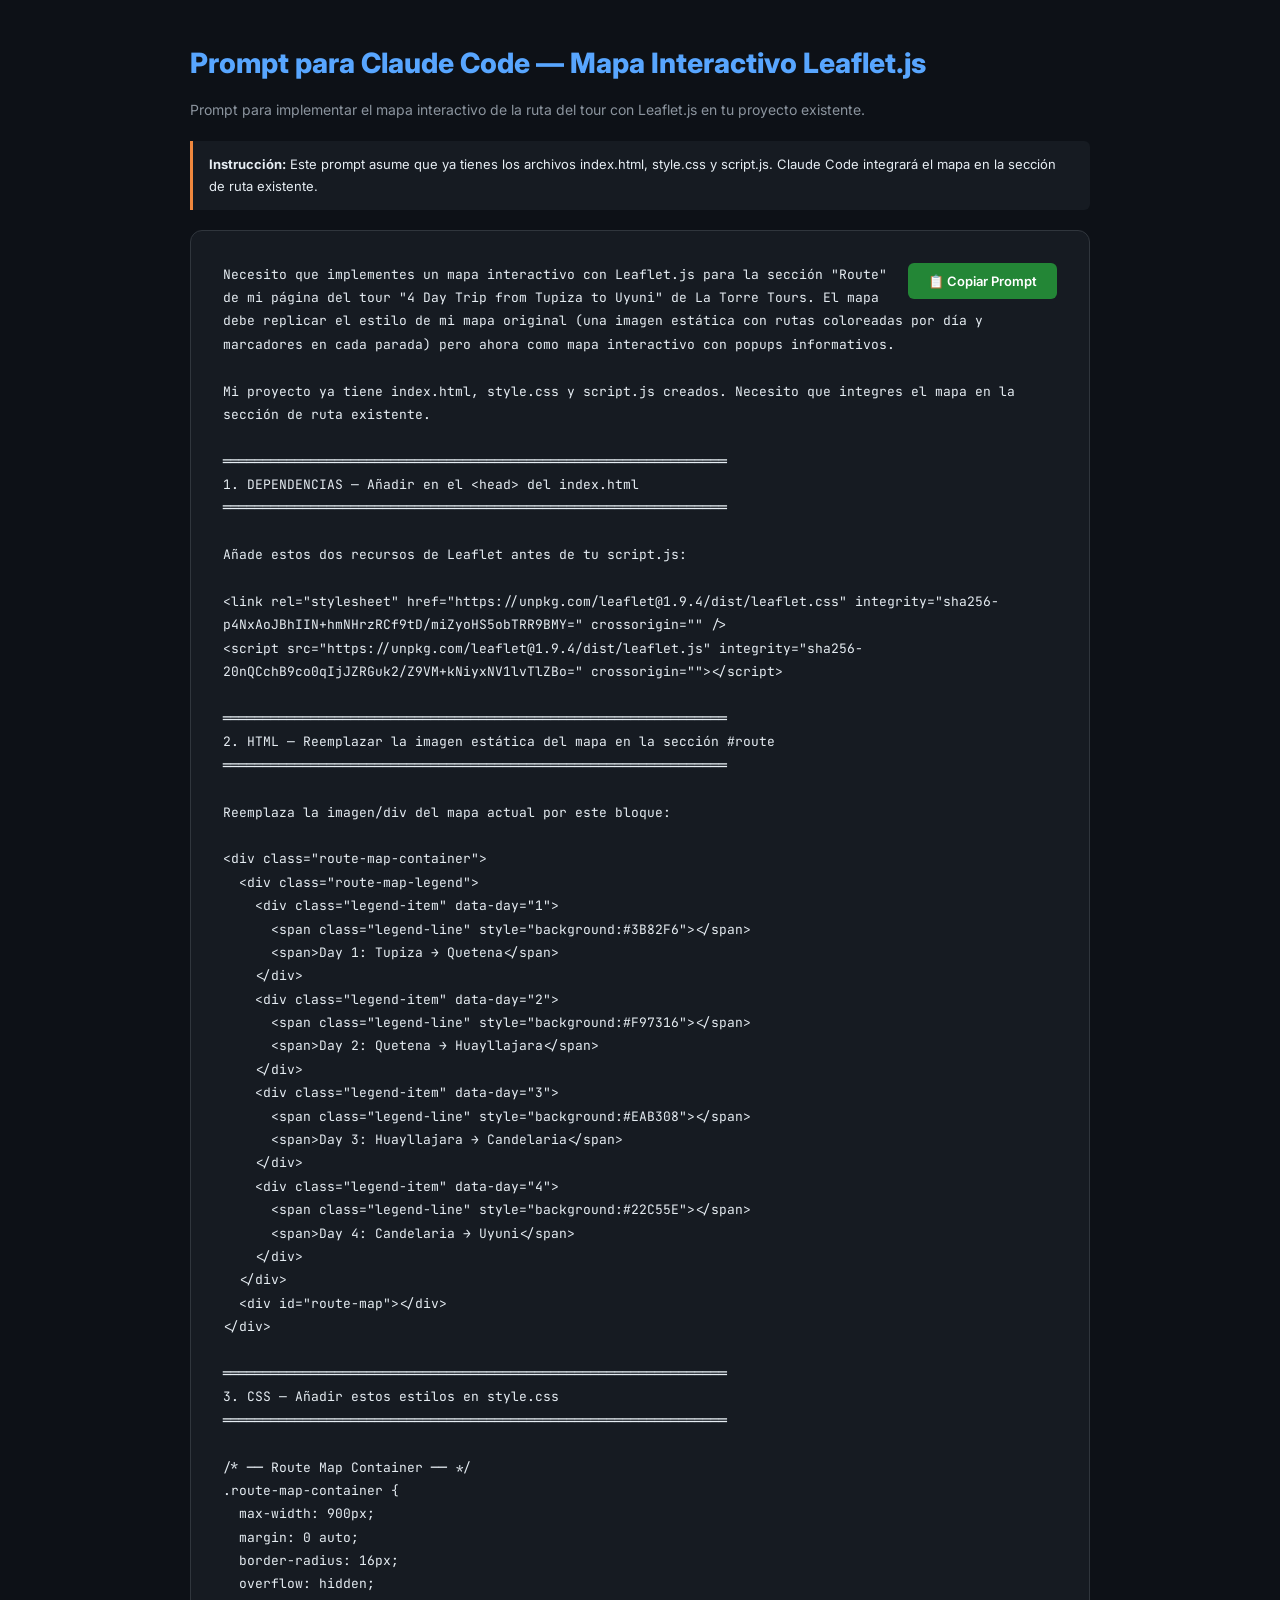
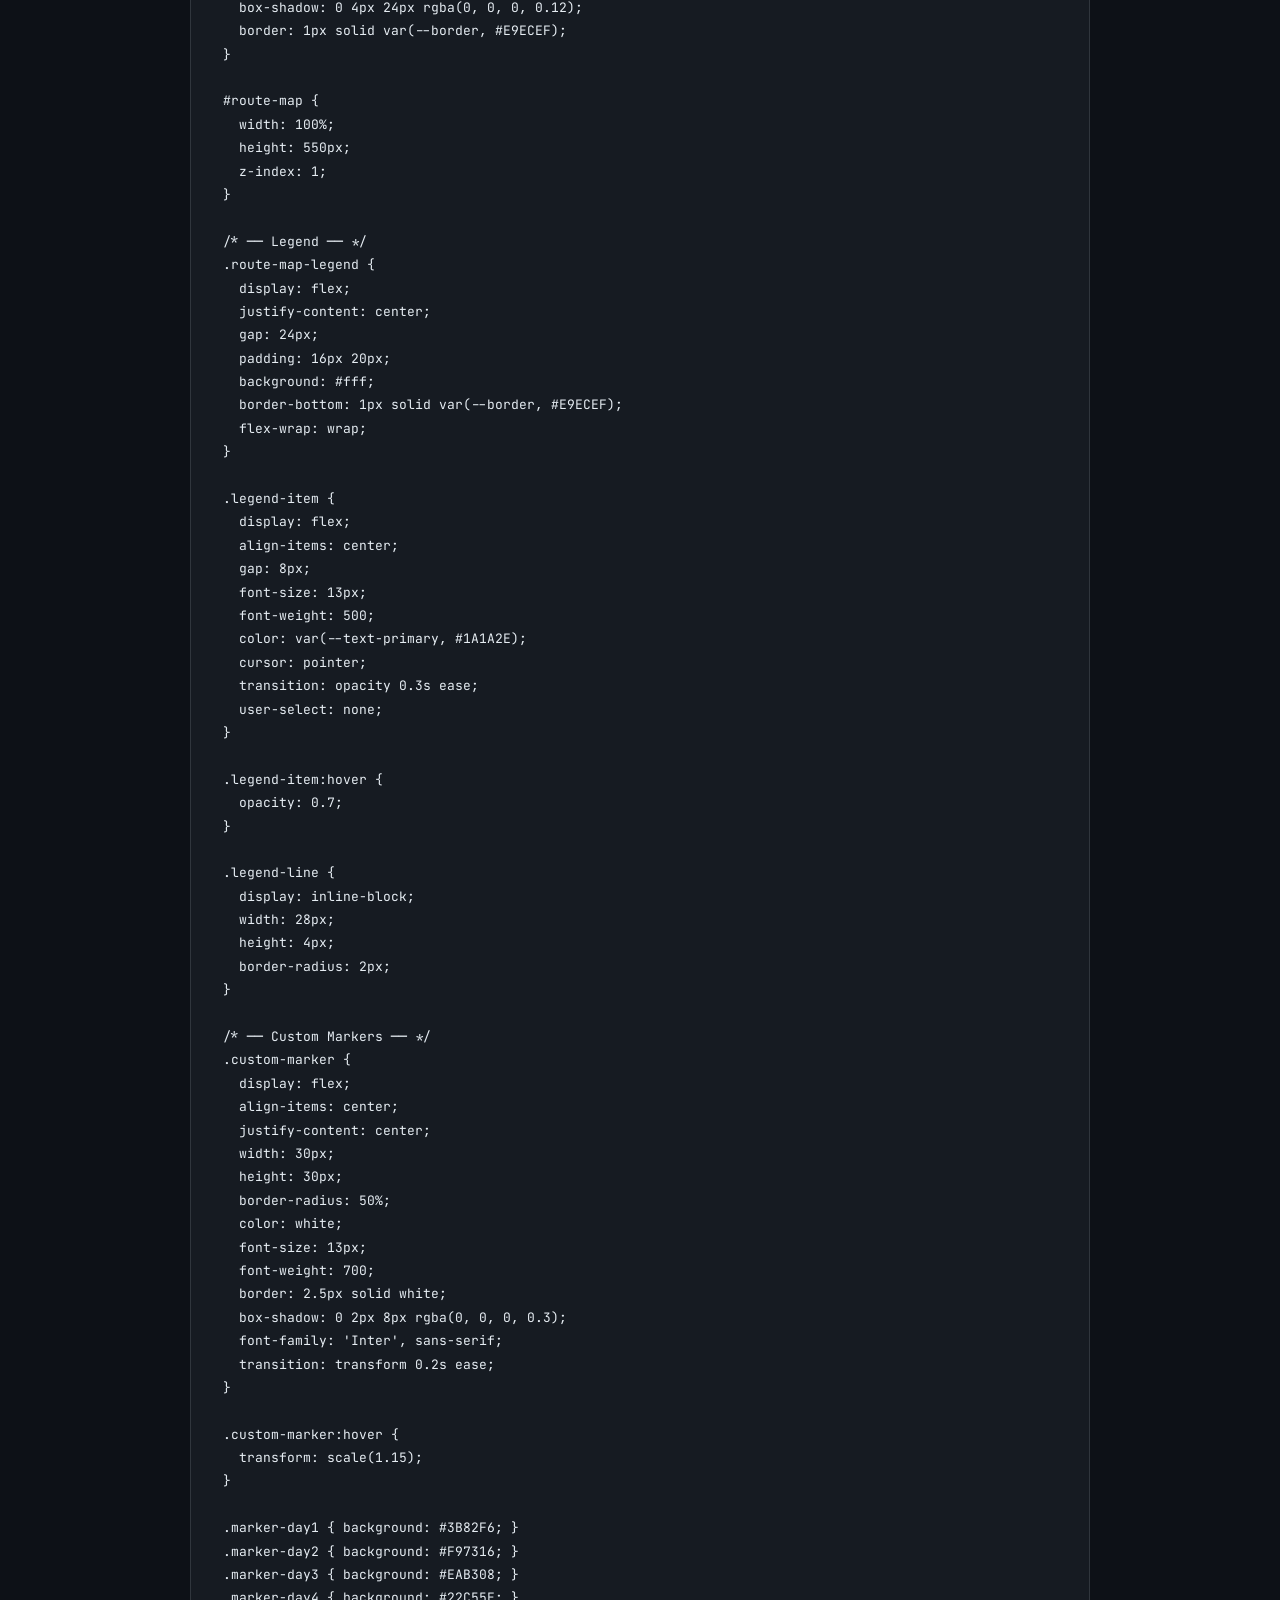
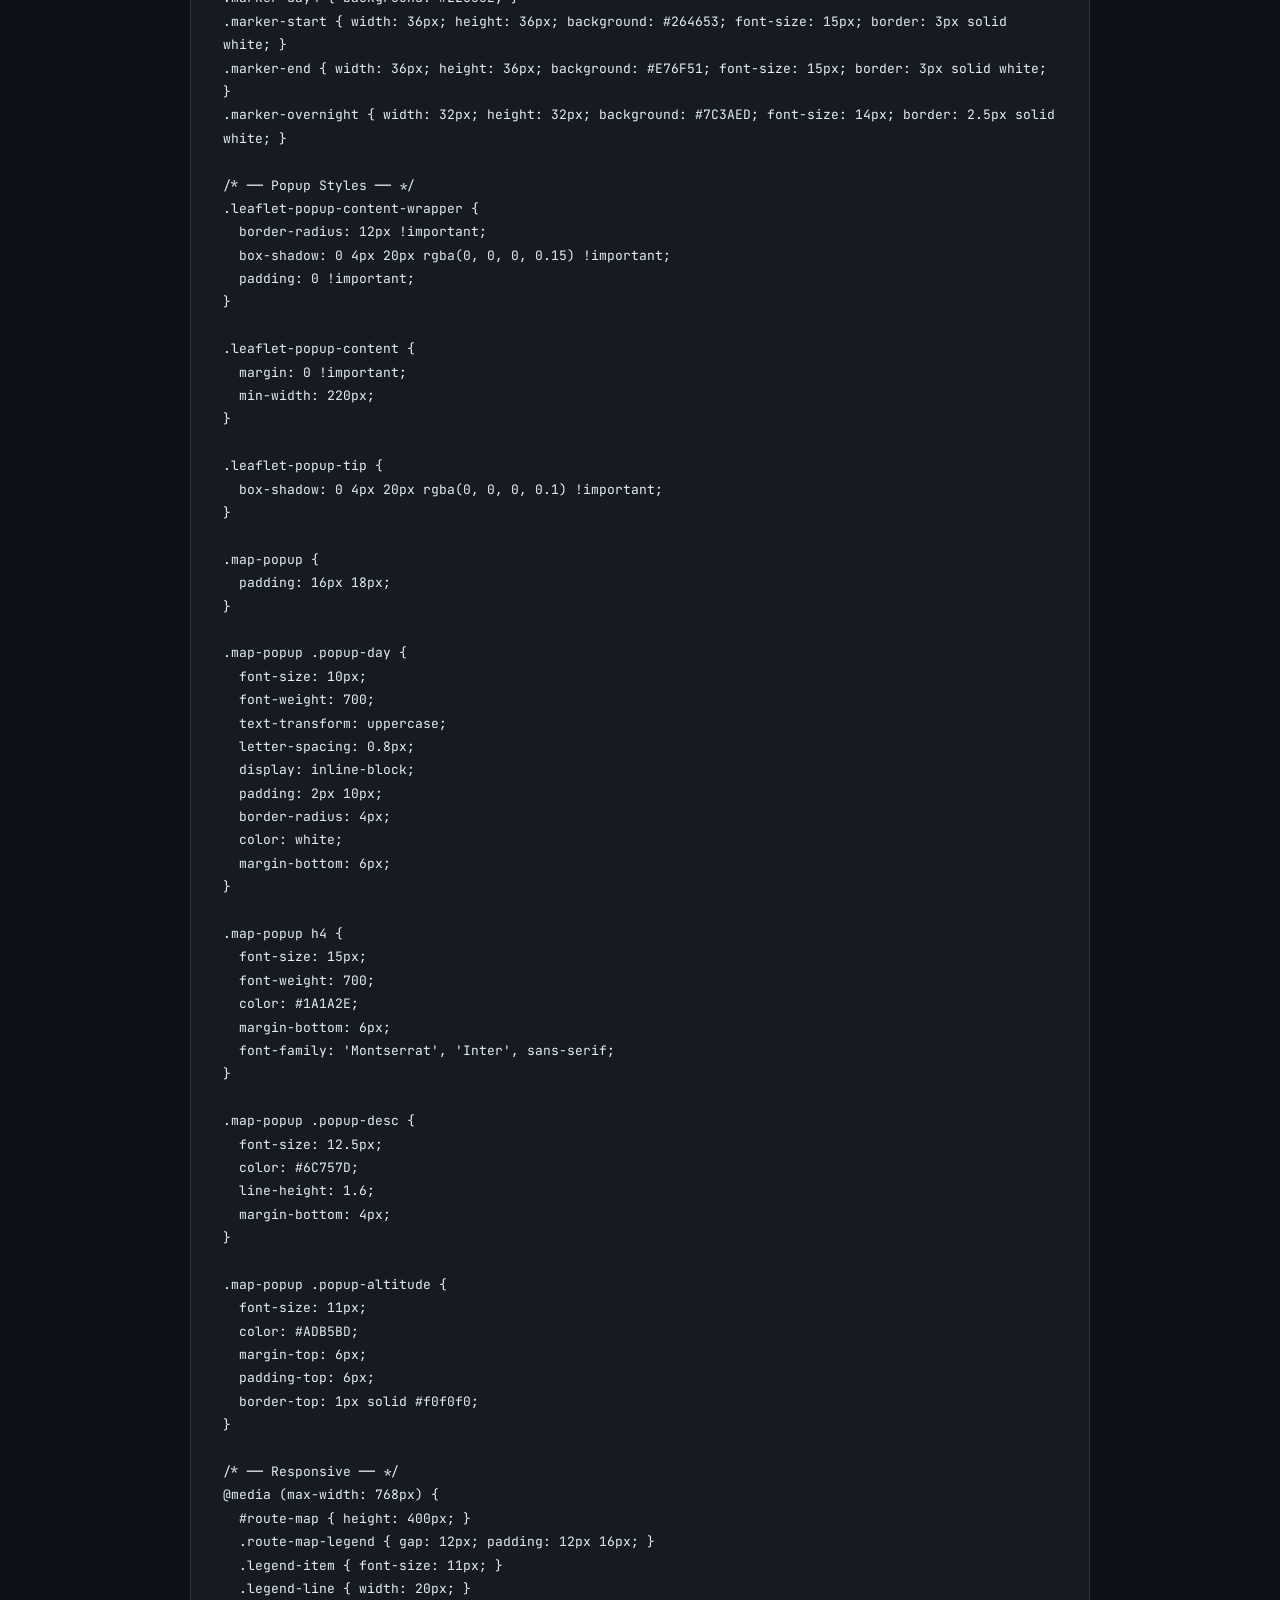
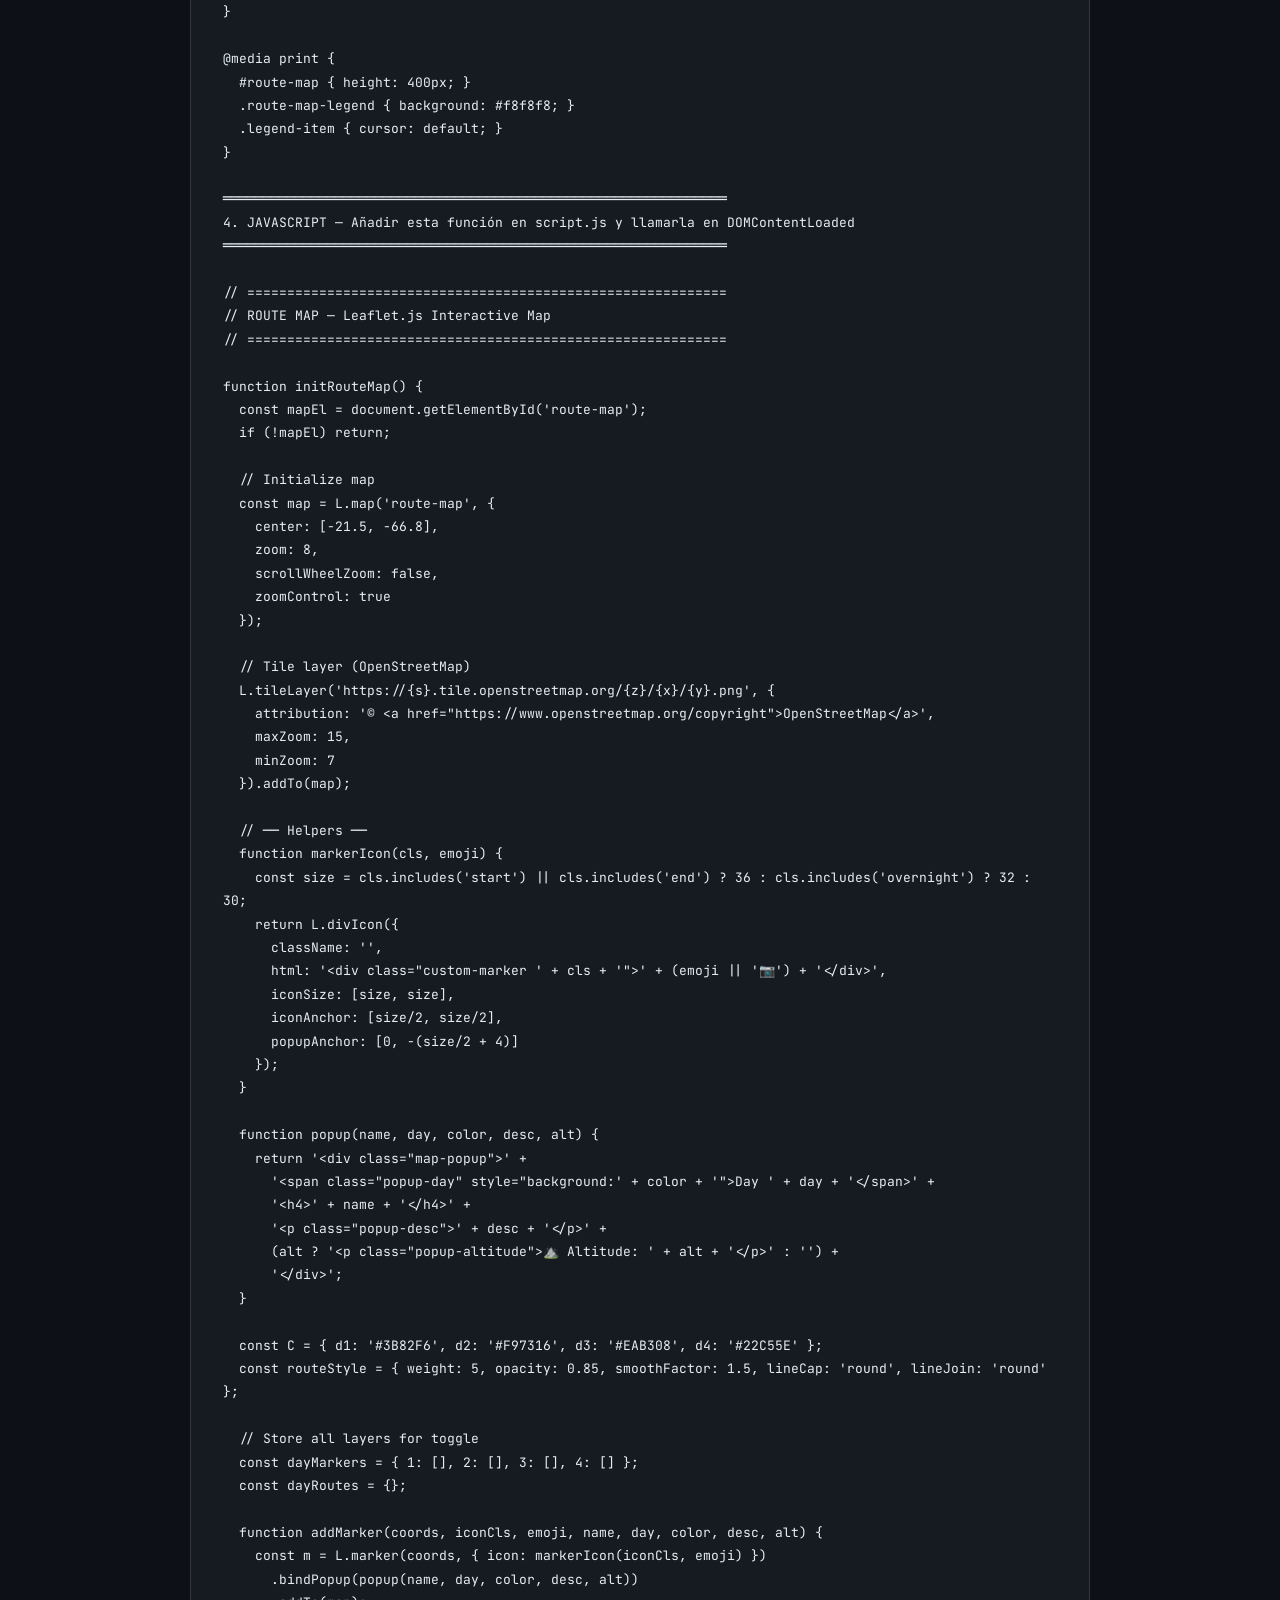
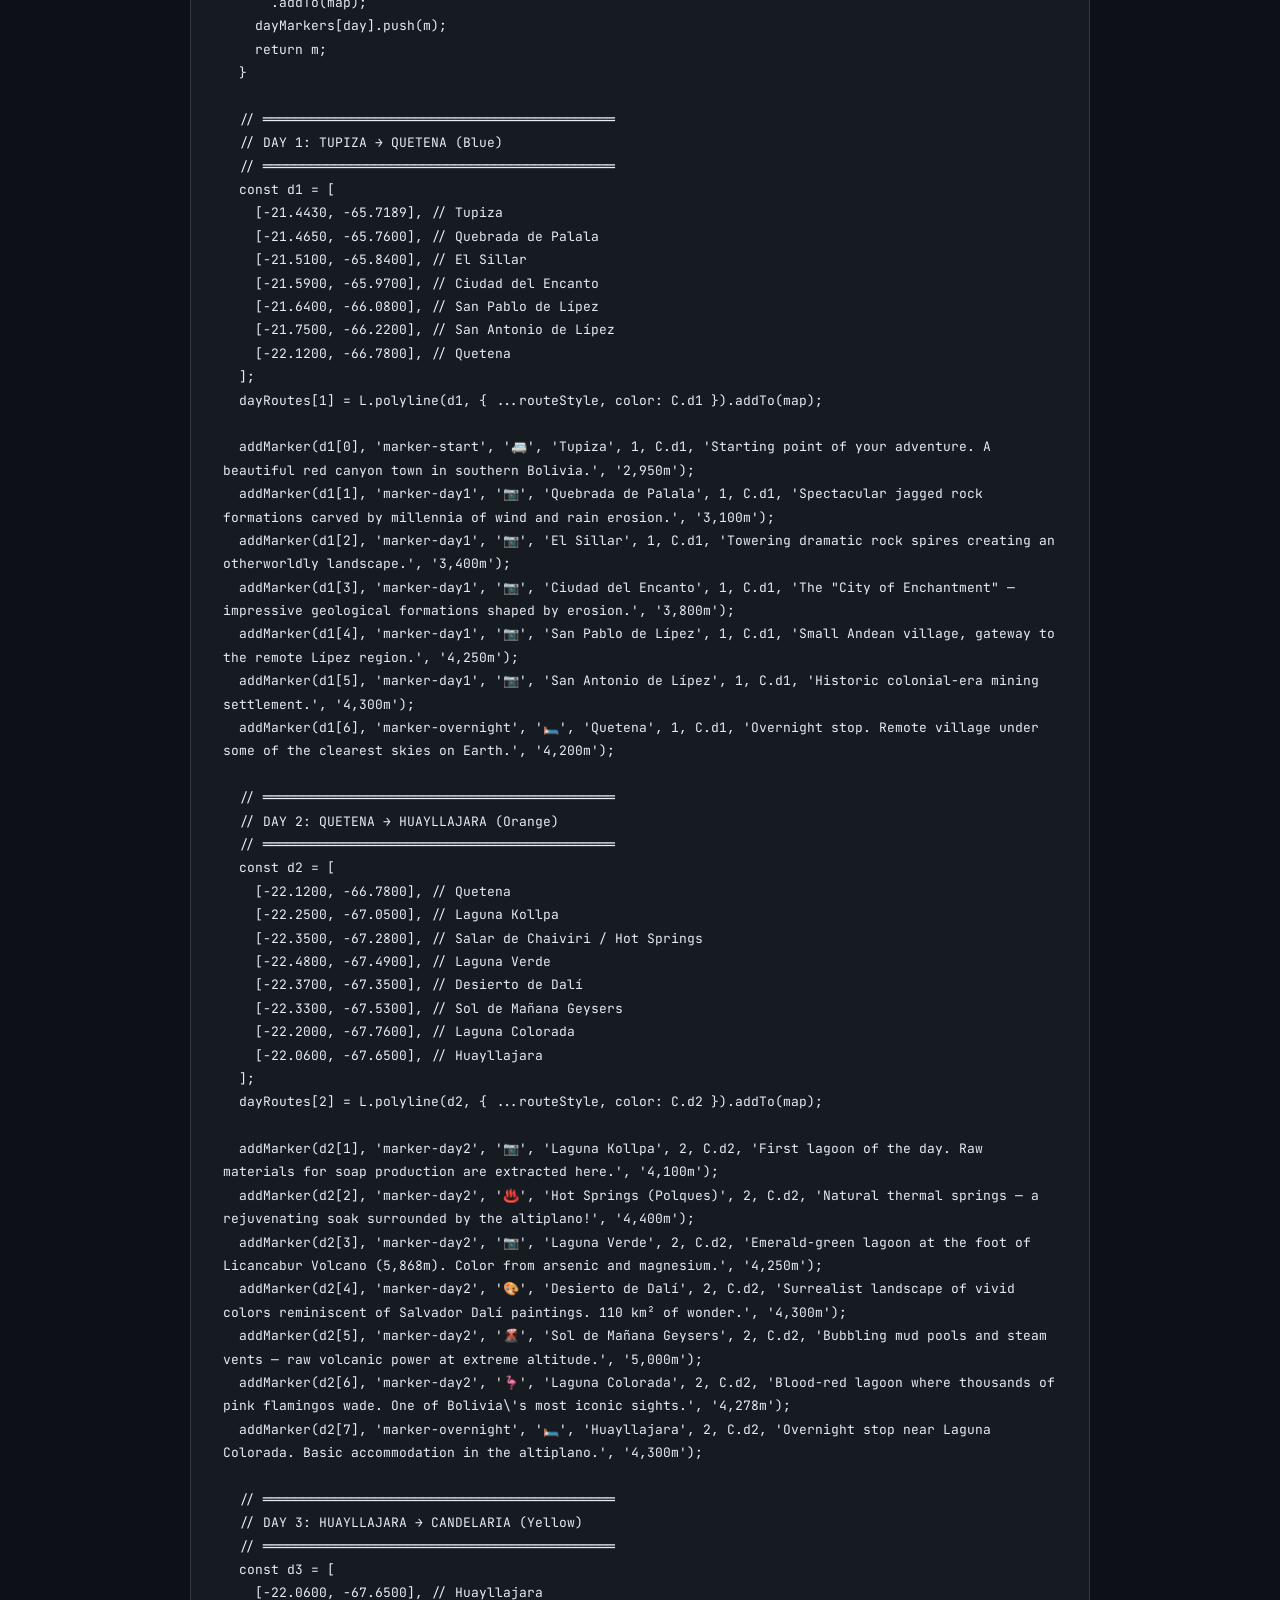
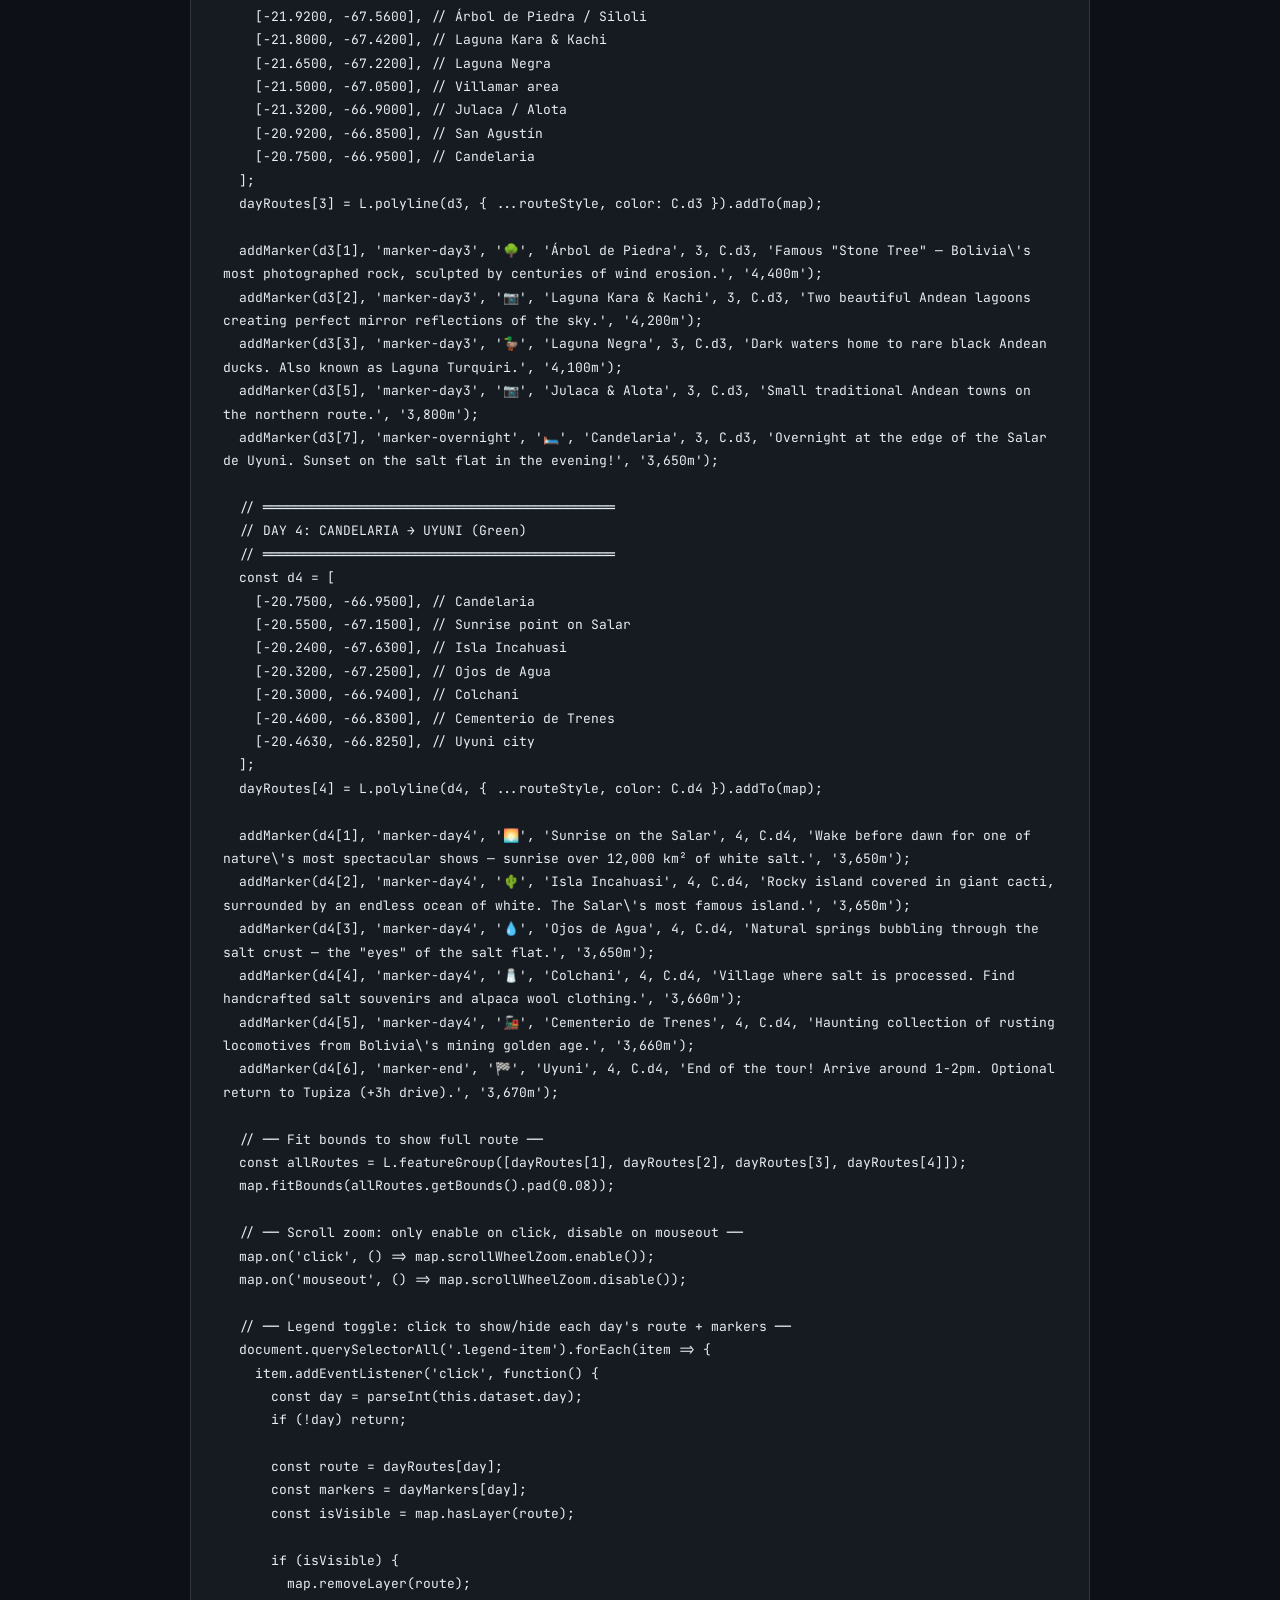
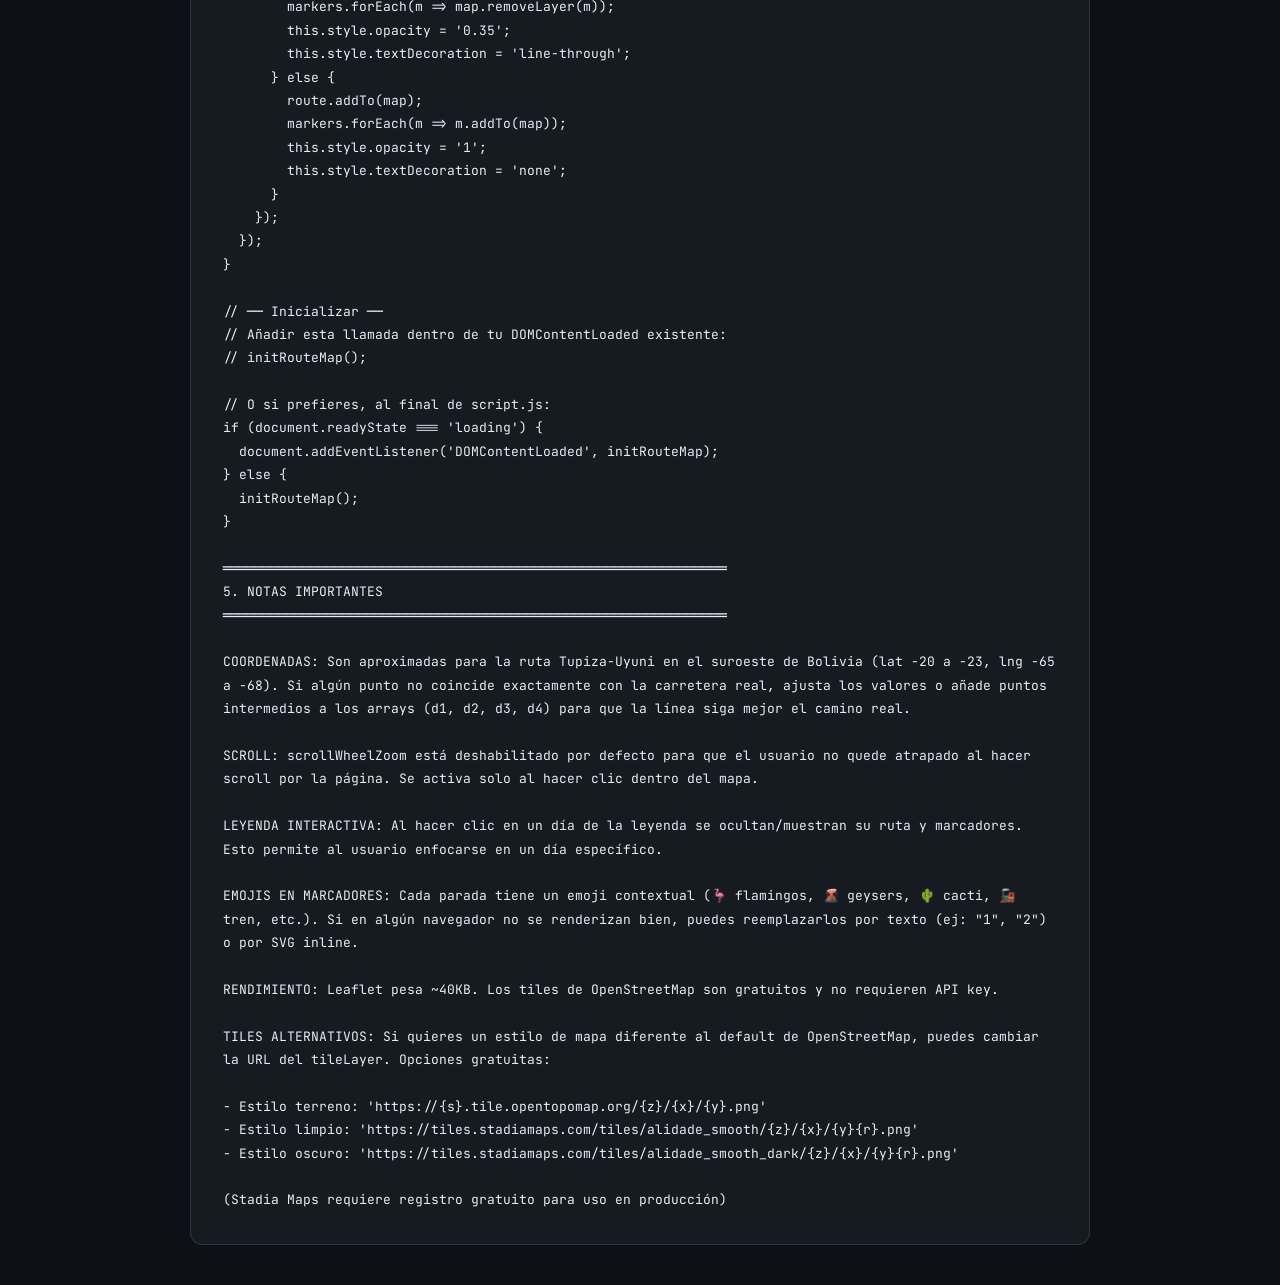
<file: Prompt - Mapa Leaflet La Torre Tours.html>
<!DOCTYPE html>
<!-- saved from url=(0043)https://latorretours-tupiza.com/contact-us/ -->
<html lang="es"><head><meta http-equiv="Content-Type" content="text/html; charset=UTF-8"><meta name="viewport" content="width=device-width,initial-scale=1"><title>Prompt - Mapa Leaflet La Torre Tours</title>
<style>
@import url('https://fonts.googleapis.com/css2?family=Inter:wght@400;500;600;700;800&family=JetBrains+Mono:wght@400;500&display=swap');
*{margin:0;padding:0;box-sizing:border-box}
body{font-family:'Inter',sans-serif;background:#0d1117;color:#c9d1d9;line-height:1.7;padding:40px 20px}
.container{max-width:900px;margin:0 auto}
h1{font-size:28px;font-weight:800;color:#58a6ff;margin-bottom:10px}
p.desc{margin-bottom:20px;color:#8b949e;font-size:14px}
.note{background:#161b22;border-left:3px solid #f0883e;padding:12px 16px;margin:16px 0;border-radius:0 6px 6px 0;font-size:13px;color:#e6edf3}
.prompt-box{background:#161b22;border:1px solid #30363d;border-radius:12px;padding:32px;margin-top:20px;position:relative}
.copy-btn{position:sticky;top:12px;float:right;background:#238636;color:white;border:none;padding:10px 20px;border-radius:6px;cursor:pointer;font-size:13px;font-weight:600;font-family:'Inter',sans-serif;z-index:10}
.copy-btn:hover{background:#2ea043}
#prompt-text{white-space:pre-wrap;word-wrap:break-word;margin:0;font-family:'JetBrains Mono',monospace;font-size:13px;line-height:1.8;color:#e6edf3}
</style></head><body><div class="container">
<h1>Prompt para Claude Code — Mapa Interactivo Leaflet.js</h1>
<p class="desc">Prompt para implementar el mapa interactivo de la ruta del tour con Leaflet.js en tu proyecto existente.</p>
<div class="note"><strong>Instrucción:</strong> Este prompt asume que ya tienes los archivos index.html, style.css y script.js. Claude Code integrará el mapa en la sección de ruta existente.</div>
<div class="prompt-box"><button class="copy-btn" id="copyBtn">📋 Copiar Prompt</button><pre id="prompt-text">Necesito que implementes un mapa interactivo con Leaflet.js para la sección "Route" de mi página del tour "4 Day Trip from Tupiza to Uyuni" de La Torre Tours. El mapa debe replicar el estilo de mi mapa original (una imagen estática con rutas coloreadas por día y marcadores en cada parada) pero ahora como mapa interactivo con popups informativos.

Mi proyecto ya tiene index.html, style.css y script.js creados. Necesito que integres el mapa en la sección de ruta existente.

═══════════════════════════════════════════════════════════════
1. DEPENDENCIAS — Añadir en el &lt;head&gt; del index.html
═══════════════════════════════════════════════════════════════

Añade estos dos recursos de Leaflet antes de tu script.js:

&lt;link rel="stylesheet" href="https://unpkg.com/leaflet@1.9.4/dist/leaflet.css" integrity="sha256-p4NxAoJBhIIN+hmNHrzRCf9tD/miZyoHS5obTRR9BMY=" crossorigin="" /&gt;
&lt;script src="https://unpkg.com/leaflet@1.9.4/dist/leaflet.js" integrity="sha256-20nQCchB9co0qIjJZRGuk2/Z9VM+kNiyxNV1lvTlZBo=" crossorigin=""&gt;&lt;/script&gt;

═══════════════════════════════════════════════════════════════
2. HTML — Reemplazar la imagen estática del mapa en la sección #route
═══════════════════════════════════════════════════════════════

Reemplaza la imagen/div del mapa actual por este bloque:

&lt;div class="route-map-container"&gt;
  &lt;div class="route-map-legend"&gt;
    &lt;div class="legend-item" data-day="1"&gt;
      &lt;span class="legend-line" style="background:#3B82F6"&gt;&lt;/span&gt;
      &lt;span&gt;Day 1: Tupiza → Quetena&lt;/span&gt;
    &lt;/div&gt;
    &lt;div class="legend-item" data-day="2"&gt;
      &lt;span class="legend-line" style="background:#F97316"&gt;&lt;/span&gt;
      &lt;span&gt;Day 2: Quetena → Huayllajara&lt;/span&gt;
    &lt;/div&gt;
    &lt;div class="legend-item" data-day="3"&gt;
      &lt;span class="legend-line" style="background:#EAB308"&gt;&lt;/span&gt;
      &lt;span&gt;Day 3: Huayllajara → Candelaria&lt;/span&gt;
    &lt;/div&gt;
    &lt;div class="legend-item" data-day="4"&gt;
      &lt;span class="legend-line" style="background:#22C55E"&gt;&lt;/span&gt;
      &lt;span&gt;Day 4: Candelaria → Uyuni&lt;/span&gt;
    &lt;/div&gt;
  &lt;/div&gt;
  &lt;div id="route-map"&gt;&lt;/div&gt;
&lt;/div&gt;

═══════════════════════════════════════════════════════════════
3. CSS — Añadir estos estilos en style.css
═══════════════════════════════════════════════════════════════

/* ── Route Map Container ── */
.route-map-container {
  max-width: 900px;
  margin: 0 auto;
  border-radius: 16px;
  overflow: hidden;
  box-shadow: 0 4px 24px rgba(0, 0, 0, 0.12);
  border: 1px solid var(--border, #E9ECEF);
}

#route-map {
  width: 100%;
  height: 550px;
  z-index: 1;
}

/* ── Legend ── */
.route-map-legend {
  display: flex;
  justify-content: center;
  gap: 24px;
  padding: 16px 20px;
  background: #fff;
  border-bottom: 1px solid var(--border, #E9ECEF);
  flex-wrap: wrap;
}

.legend-item {
  display: flex;
  align-items: center;
  gap: 8px;
  font-size: 13px;
  font-weight: 500;
  color: var(--text-primary, #1A1A2E);
  cursor: pointer;
  transition: opacity 0.3s ease;
  user-select: none;
}

.legend-item:hover {
  opacity: 0.7;
}

.legend-line {
  display: inline-block;
  width: 28px;
  height: 4px;
  border-radius: 2px;
}

/* ── Custom Markers ── */
.custom-marker {
  display: flex;
  align-items: center;
  justify-content: center;
  width: 30px;
  height: 30px;
  border-radius: 50%;
  color: white;
  font-size: 13px;
  font-weight: 700;
  border: 2.5px solid white;
  box-shadow: 0 2px 8px rgba(0, 0, 0, 0.3);
  font-family: 'Inter', sans-serif;
  transition: transform 0.2s ease;
}

.custom-marker:hover {
  transform: scale(1.15);
}

.marker-day1 { background: #3B82F6; }
.marker-day2 { background: #F97316; }
.marker-day3 { background: #EAB308; }
.marker-day4 { background: #22C55E; }
.marker-start { width: 36px; height: 36px; background: #264653; font-size: 15px; border: 3px solid white; }
.marker-end { width: 36px; height: 36px; background: #E76F51; font-size: 15px; border: 3px solid white; }
.marker-overnight { width: 32px; height: 32px; background: #7C3AED; font-size: 14px; border: 2.5px solid white; }

/* ── Popup Styles ── */
.leaflet-popup-content-wrapper {
  border-radius: 12px !important;
  box-shadow: 0 4px 20px rgba(0, 0, 0, 0.15) !important;
  padding: 0 !important;
}

.leaflet-popup-content {
  margin: 0 !important;
  min-width: 220px;
}

.leaflet-popup-tip {
  box-shadow: 0 4px 20px rgba(0, 0, 0, 0.1) !important;
}

.map-popup {
  padding: 16px 18px;
}

.map-popup .popup-day {
  font-size: 10px;
  font-weight: 700;
  text-transform: uppercase;
  letter-spacing: 0.8px;
  display: inline-block;
  padding: 2px 10px;
  border-radius: 4px;
  color: white;
  margin-bottom: 6px;
}

.map-popup h4 {
  font-size: 15px;
  font-weight: 700;
  color: #1A1A2E;
  margin-bottom: 6px;
  font-family: 'Montserrat', 'Inter', sans-serif;
}

.map-popup .popup-desc {
  font-size: 12.5px;
  color: #6C757D;
  line-height: 1.6;
  margin-bottom: 4px;
}

.map-popup .popup-altitude {
  font-size: 11px;
  color: #ADB5BD;
  margin-top: 6px;
  padding-top: 6px;
  border-top: 1px solid #f0f0f0;
}

/* ── Responsive ── */
@media (max-width: 768px) {
  #route-map { height: 400px; }
  .route-map-legend { gap: 12px; padding: 12px 16px; }
  .legend-item { font-size: 11px; }
  .legend-line { width: 20px; }
}

@media print {
  #route-map { height: 400px; }
  .route-map-legend { background: #f8f8f8; }
  .legend-item { cursor: default; }
}

═══════════════════════════════════════════════════════════════
4. JAVASCRIPT — Añadir esta función en script.js y llamarla en DOMContentLoaded
═══════════════════════════════════════════════════════════════

// ============================================================
// ROUTE MAP — Leaflet.js Interactive Map
// ============================================================

function initRouteMap() {
  const mapEl = document.getElementById('route-map');
  if (!mapEl) return;

  // Initialize map
  const map = L.map('route-map', {
    center: [-21.5, -66.8],
    zoom: 8,
    scrollWheelZoom: false,
    zoomControl: true
  });

  // Tile layer (OpenStreetMap)
  L.tileLayer('https://{s}.tile.openstreetmap.org/{z}/{x}/{y}.png', {
    attribution: '© &lt;a href="https://www.openstreetmap.org/copyright"&gt;OpenStreetMap&lt;/a&gt;',
    maxZoom: 15,
    minZoom: 7
  }).addTo(map);

  // ── Helpers ──
  function markerIcon(cls, emoji) {
    const size = cls.includes('start') || cls.includes('end') ? 36 : cls.includes('overnight') ? 32 : 30;
    return L.divIcon({
      className: '',
      html: '&lt;div class="custom-marker ' + cls + '"&gt;' + (emoji || '📷') + '&lt;/div&gt;',
      iconSize: [size, size],
      iconAnchor: [size/2, size/2],
      popupAnchor: [0, -(size/2 + 4)]
    });
  }

  function popup(name, day, color, desc, alt) {
    return '&lt;div class="map-popup"&gt;' +
      '&lt;span class="popup-day" style="background:' + color + '"&gt;Day ' + day + '&lt;/span&gt;' +
      '&lt;h4&gt;' + name + '&lt;/h4&gt;' +
      '&lt;p class="popup-desc"&gt;' + desc + '&lt;/p&gt;' +
      (alt ? '&lt;p class="popup-altitude"&gt;⛰️ Altitude: ' + alt + '&lt;/p&gt;' : '') +
      '&lt;/div&gt;';
  }

  const C = { d1: '#3B82F6', d2: '#F97316', d3: '#EAB308', d4: '#22C55E' };
  const routeStyle = { weight: 5, opacity: 0.85, smoothFactor: 1.5, lineCap: 'round', lineJoin: 'round' };

  // Store all layers for toggle
  const dayMarkers = { 1: [], 2: [], 3: [], 4: [] };
  const dayRoutes = {};

  function addMarker(coords, iconCls, emoji, name, day, color, desc, alt) {
    const m = L.marker(coords, { icon: markerIcon(iconCls, emoji) })
      .bindPopup(popup(name, day, color, desc, alt))
      .addTo(map);
    dayMarkers[day].push(m);
    return m;
  }

  // ════════════════════════════════════════════
  // DAY 1: TUPIZA → QUETENA (Blue)
  // ════════════════════════════════════════════
  const d1 = [
    [-21.4430, -65.7189], // Tupiza
    [-21.4650, -65.7600], // Quebrada de Palala
    [-21.5100, -65.8400], // El Sillar
    [-21.5900, -65.9700], // Ciudad del Encanto
    [-21.6400, -66.0800], // San Pablo de Lípez
    [-21.7500, -66.2200], // San Antonio de Lípez
    [-22.1200, -66.7800], // Quetena
  ];
  dayRoutes[1] = L.polyline(d1, { ...routeStyle, color: C.d1 }).addTo(map);

  addMarker(d1[0], 'marker-start', '🚐', 'Tupiza', 1, C.d1, 'Starting point of your adventure. A beautiful red canyon town in southern Bolivia.', '2,950m');
  addMarker(d1[1], 'marker-day1', '📷', 'Quebrada de Palala', 1, C.d1, 'Spectacular jagged rock formations carved by millennia of wind and rain erosion.', '3,100m');
  addMarker(d1[2], 'marker-day1', '📷', 'El Sillar', 1, C.d1, 'Towering dramatic rock spires creating an otherworldly landscape.', '3,400m');
  addMarker(d1[3], 'marker-day1', '📷', 'Ciudad del Encanto', 1, C.d1, 'The "City of Enchantment" — impressive geological formations shaped by erosion.', '3,800m');
  addMarker(d1[4], 'marker-day1', '📷', 'San Pablo de Lípez', 1, C.d1, 'Small Andean village, gateway to the remote Lípez region.', '4,250m');
  addMarker(d1[5], 'marker-day1', '📷', 'San Antonio de Lípez', 1, C.d1, 'Historic colonial-era mining settlement.', '4,300m');
  addMarker(d1[6], 'marker-overnight', '🛏️', 'Quetena', 1, C.d1, 'Overnight stop. Remote village under some of the clearest skies on Earth.', '4,200m');

  // ════════════════════════════════════════════
  // DAY 2: QUETENA → HUAYLLAJARA (Orange)
  // ════════════════════════════════════════════
  const d2 = [
    [-22.1200, -66.7800], // Quetena
    [-22.2500, -67.0500], // Laguna Kollpa
    [-22.3500, -67.2800], // Salar de Chaiviri / Hot Springs
    [-22.4800, -67.4900], // Laguna Verde
    [-22.3700, -67.3500], // Desierto de Dalí
    [-22.3300, -67.5300], // Sol de Mañana Geysers
    [-22.2000, -67.7600], // Laguna Colorada
    [-22.0600, -67.6500], // Huayllajara
  ];
  dayRoutes[2] = L.polyline(d2, { ...routeStyle, color: C.d2 }).addTo(map);

  addMarker(d2[1], 'marker-day2', '📷', 'Laguna Kollpa', 2, C.d2, 'First lagoon of the day. Raw materials for soap production are extracted here.', '4,100m');
  addMarker(d2[2], 'marker-day2', '♨️', 'Hot Springs (Polques)', 2, C.d2, 'Natural thermal springs — a rejuvenating soak surrounded by the altiplano!', '4,400m');
  addMarker(d2[3], 'marker-day2', '📷', 'Laguna Verde', 2, C.d2, 'Emerald-green lagoon at the foot of Licancabur Volcano (5,868m). Color from arsenic and magnesium.', '4,250m');
  addMarker(d2[4], 'marker-day2', '🎨', 'Desierto de Dalí', 2, C.d2, 'Surrealist landscape of vivid colors reminiscent of Salvador Dalí paintings. 110 km² of wonder.', '4,300m');
  addMarker(d2[5], 'marker-day2', '🌋', 'Sol de Mañana Geysers', 2, C.d2, 'Bubbling mud pools and steam vents — raw volcanic power at extreme altitude.', '5,000m');
  addMarker(d2[6], 'marker-day2', '🦩', 'Laguna Colorada', 2, C.d2, 'Blood-red lagoon where thousands of pink flamingos wade. One of Bolivia\'s most iconic sights.', '4,278m');
  addMarker(d2[7], 'marker-overnight', '🛏️', 'Huayllajara', 2, C.d2, 'Overnight stop near Laguna Colorada. Basic accommodation in the altiplano.', '4,300m');

  // ════════════════════════════════════════════
  // DAY 3: HUAYLLAJARA → CANDELARIA (Yellow)
  // ════════════════════════════════════════════
  const d3 = [
    [-22.0600, -67.6500], // Huayllajara
    [-21.9200, -67.5600], // Árbol de Piedra / Siloli
    [-21.8000, -67.4200], // Laguna Kara &amp; Kachi
    [-21.6500, -67.2200], // Laguna Negra
    [-21.5000, -67.0500], // Villamar area
    [-21.3200, -66.9000], // Julaca / Alota
    [-20.9200, -66.8500], // San Agustín
    [-20.7500, -66.9500], // Candelaria
  ];
  dayRoutes[3] = L.polyline(d3, { ...routeStyle, color: C.d3 }).addTo(map);

  addMarker(d3[1], 'marker-day3', '🌳', 'Árbol de Piedra', 3, C.d3, 'Famous "Stone Tree" — Bolivia\'s most photographed rock, sculpted by centuries of wind erosion.', '4,400m');
  addMarker(d3[2], 'marker-day3', '📷', 'Laguna Kara &amp; Kachi', 3, C.d3, 'Two beautiful Andean lagoons creating perfect mirror reflections of the sky.', '4,200m');
  addMarker(d3[3], 'marker-day3', '🦆', 'Laguna Negra', 3, C.d3, 'Dark waters home to rare black Andean ducks. Also known as Laguna Turquiri.', '4,100m');
  addMarker(d3[5], 'marker-day3', '📷', 'Julaca &amp; Alota', 3, C.d3, 'Small traditional Andean towns on the northern route.', '3,800m');
  addMarker(d3[7], 'marker-overnight', '🛏️', 'Candelaria', 3, C.d3, 'Overnight at the edge of the Salar de Uyuni. Sunset on the salt flat in the evening!', '3,650m');

  // ════════════════════════════════════════════
  // DAY 4: CANDELARIA → UYUNI (Green)
  // ════════════════════════════════════════════
  const d4 = [
    [-20.7500, -66.9500], // Candelaria
    [-20.5500, -67.1500], // Sunrise point on Salar
    [-20.2400, -67.6300], // Isla Incahuasi
    [-20.3200, -67.2500], // Ojos de Agua
    [-20.3000, -66.9400], // Colchani
    [-20.4600, -66.8300], // Cementerio de Trenes
    [-20.4630, -66.8250], // Uyuni city
  ];
  dayRoutes[4] = L.polyline(d4, { ...routeStyle, color: C.d4 }).addTo(map);

  addMarker(d4[1], 'marker-day4', '🌅', 'Sunrise on the Salar', 4, C.d4, 'Wake before dawn for one of nature\'s most spectacular shows — sunrise over 12,000 km² of white salt.', '3,650m');
  addMarker(d4[2], 'marker-day4', '🌵', 'Isla Incahuasi', 4, C.d4, 'Rocky island covered in giant cacti, surrounded by an endless ocean of white. The Salar\'s most famous island.', '3,650m');
  addMarker(d4[3], 'marker-day4', '💧', 'Ojos de Agua', 4, C.d4, 'Natural springs bubbling through the salt crust — the "eyes" of the salt flat.', '3,650m');
  addMarker(d4[4], 'marker-day4', '🧂', 'Colchani', 4, C.d4, 'Village where salt is processed. Find handcrafted salt souvenirs and alpaca wool clothing.', '3,660m');
  addMarker(d4[5], 'marker-day4', '🚂', 'Cementerio de Trenes', 4, C.d4, 'Haunting collection of rusting locomotives from Bolivia\'s mining golden age.', '3,660m');
  addMarker(d4[6], 'marker-end', '🏁', 'Uyuni', 4, C.d4, 'End of the tour! Arrive around 1-2pm. Optional return to Tupiza (+3h drive).', '3,670m');

  // ── Fit bounds to show full route ──
  const allRoutes = L.featureGroup([dayRoutes[1], dayRoutes[2], dayRoutes[3], dayRoutes[4]]);
  map.fitBounds(allRoutes.getBounds().pad(0.08));

  // ── Scroll zoom: only enable on click, disable on mouseout ──
  map.on('click', () =&gt; map.scrollWheelZoom.enable());
  map.on('mouseout', () =&gt; map.scrollWheelZoom.disable());

  // ── Legend toggle: click to show/hide each day's route + markers ──
  document.querySelectorAll('.legend-item').forEach(item =&gt; {
    item.addEventListener('click', function() {
      const day = parseInt(this.dataset.day);
      if (!day) return;

      const route = dayRoutes[day];
      const markers = dayMarkers[day];
      const isVisible = map.hasLayer(route);

      if (isVisible) {
        map.removeLayer(route);
        markers.forEach(m =&gt; map.removeLayer(m));
        this.style.opacity = '0.35';
        this.style.textDecoration = 'line-through';
      } else {
        route.addTo(map);
        markers.forEach(m =&gt; m.addTo(map));
        this.style.opacity = '1';
        this.style.textDecoration = 'none';
      }
    });
  });
}

// ── Inicializar ──
// Añadir esta llamada dentro de tu DOMContentLoaded existente:
// initRouteMap();

// O si prefieres, al final de script.js:
if (document.readyState === 'loading') {
  document.addEventListener('DOMContentLoaded', initRouteMap);
} else {
  initRouteMap();
}

═══════════════════════════════════════════════════════════════
5. NOTAS IMPORTANTES
═══════════════════════════════════════════════════════════════

COORDENADAS: Son aproximadas para la ruta Tupiza-Uyuni en el suroeste de Bolivia (lat -20 a -23, lng -65 a -68). Si algún punto no coincide exactamente con la carretera real, ajusta los valores o añade puntos intermedios a los arrays (d1, d2, d3, d4) para que la línea siga mejor el camino real.

SCROLL: scrollWheelZoom está deshabilitado por defecto para que el usuario no quede atrapado al hacer scroll por la página. Se activa solo al hacer clic dentro del mapa.

LEYENDA INTERACTIVA: Al hacer clic en un día de la leyenda se ocultan/muestran su ruta y marcadores. Esto permite al usuario enfocarse en un día específico.

EMOJIS EN MARCADORES: Cada parada tiene un emoji contextual (🦩 flamingos, 🌋 geysers, 🌵 cacti, 🚂 tren, etc.). Si en algún navegador no se renderizan bien, puedes reemplazarlos por texto (ej: "1", "2") o por SVG inline.

RENDIMIENTO: Leaflet pesa ~40KB. Los tiles de OpenStreetMap son gratuitos y no requieren API key.

TILES ALTERNATIVOS: Si quieres un estilo de mapa diferente al default de OpenStreetMap, puedes cambiar la URL del tileLayer. Opciones gratuitas:

- Estilo terreno: 'https://{s}.tile.opentopomap.org/{z}/{x}/{y}.png'
- Estilo limpio: 'https://tiles.stadiamaps.com/tiles/alidade_smooth/{z}/{x}/{y}{r}.png'
- Estilo oscuro: 'https://tiles.stadiamaps.com/tiles/alidade_smooth_dark/{z}/{x}/{y}{r}.png'

(Stadia Maps requiere registro gratuito para uso en producción)</pre></div>
</div>
<script>
document.getElementById('copyBtn').addEventListener('click',function(){
  const t=document.getElementById('prompt-text').textContent;
  navigator.clipboard.writeText(t).then(()=>{
    document.getElementById('copyBtn').textContent='✅ Copiado!';
    setTimeout(()=>document.getElementById('copyBtn').textContent='📋 Copiar Prompt',2500);
  }).catch(()=>{
    const a=document.createElement('textarea');a.value=t;document.body.appendChild(a);a.select();document.execCommand('copy');document.body.removeChild(a);
    document.getElementById('copyBtn').textContent='✅ Copiado!';
    setTimeout(()=>document.getElementById('copyBtn').textContent='📋 Copiar Prompt',2500);
  });
});
</script></body></html>
</file>
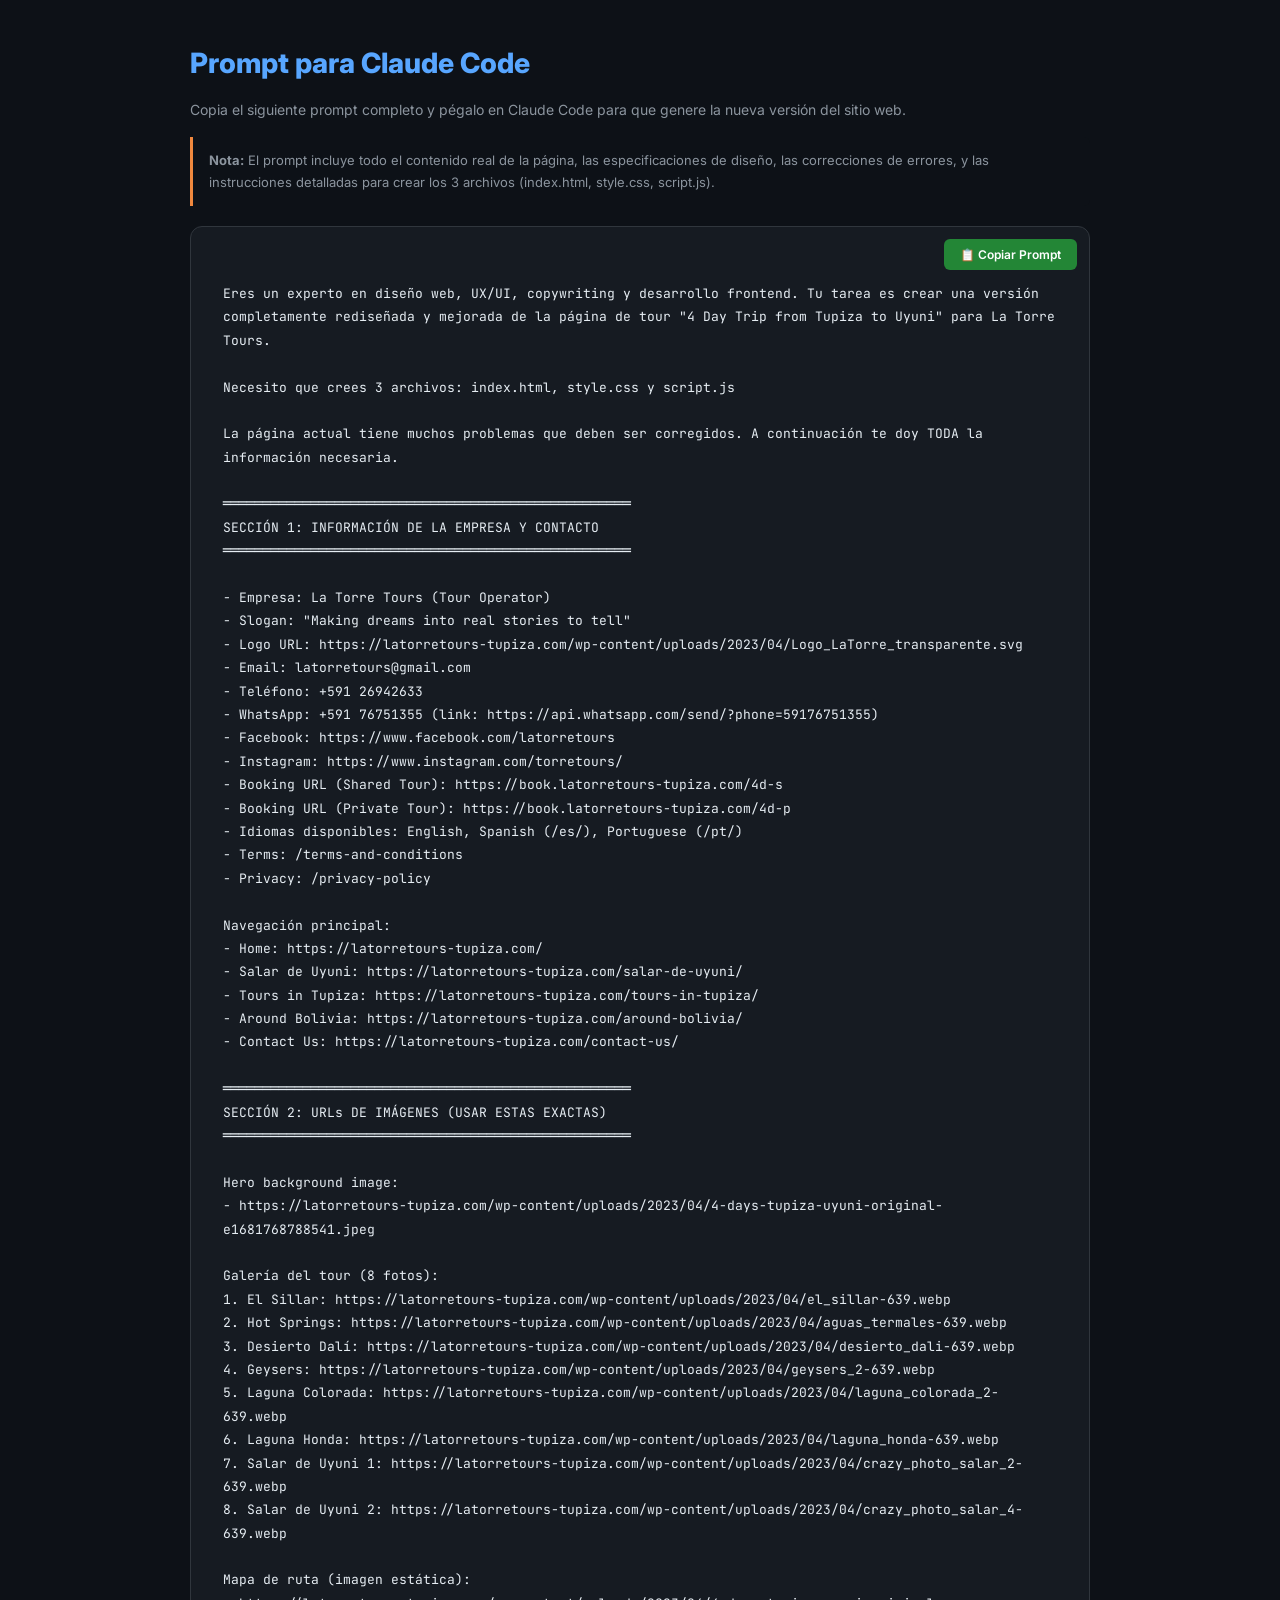
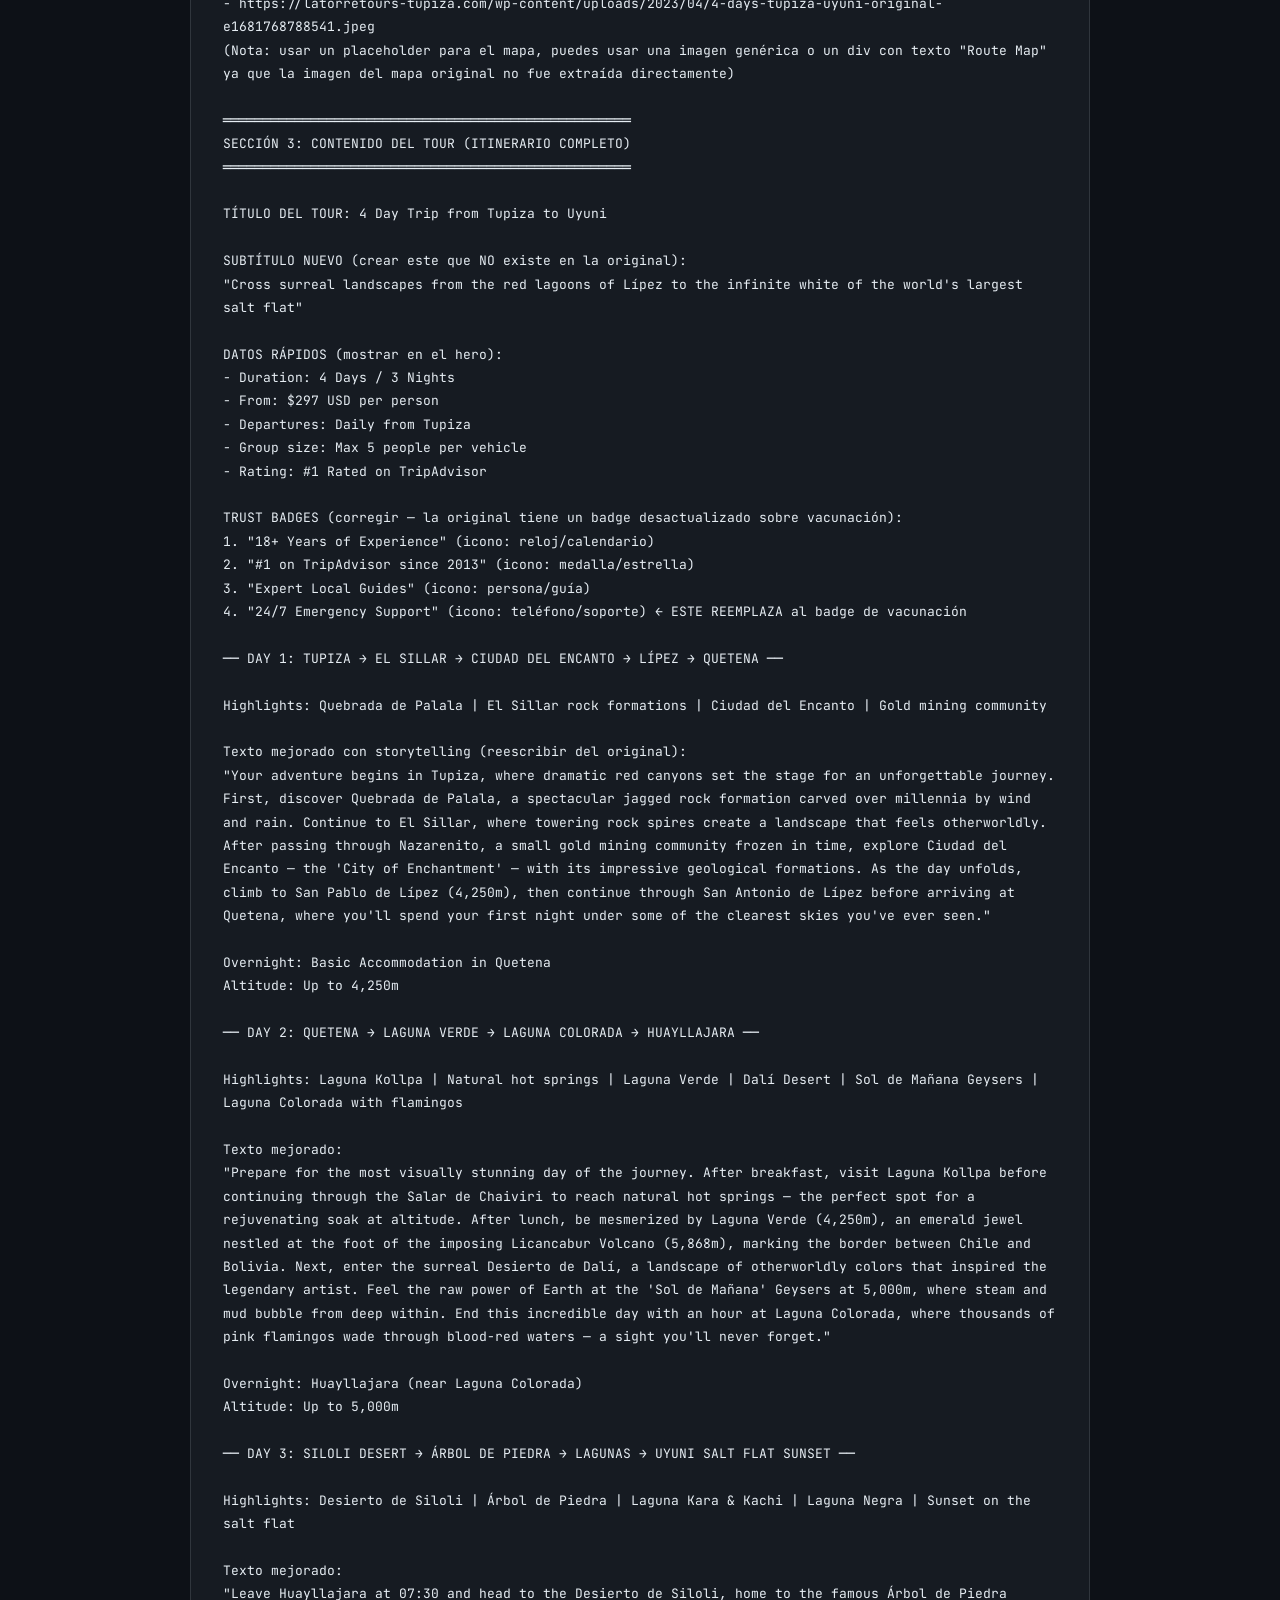
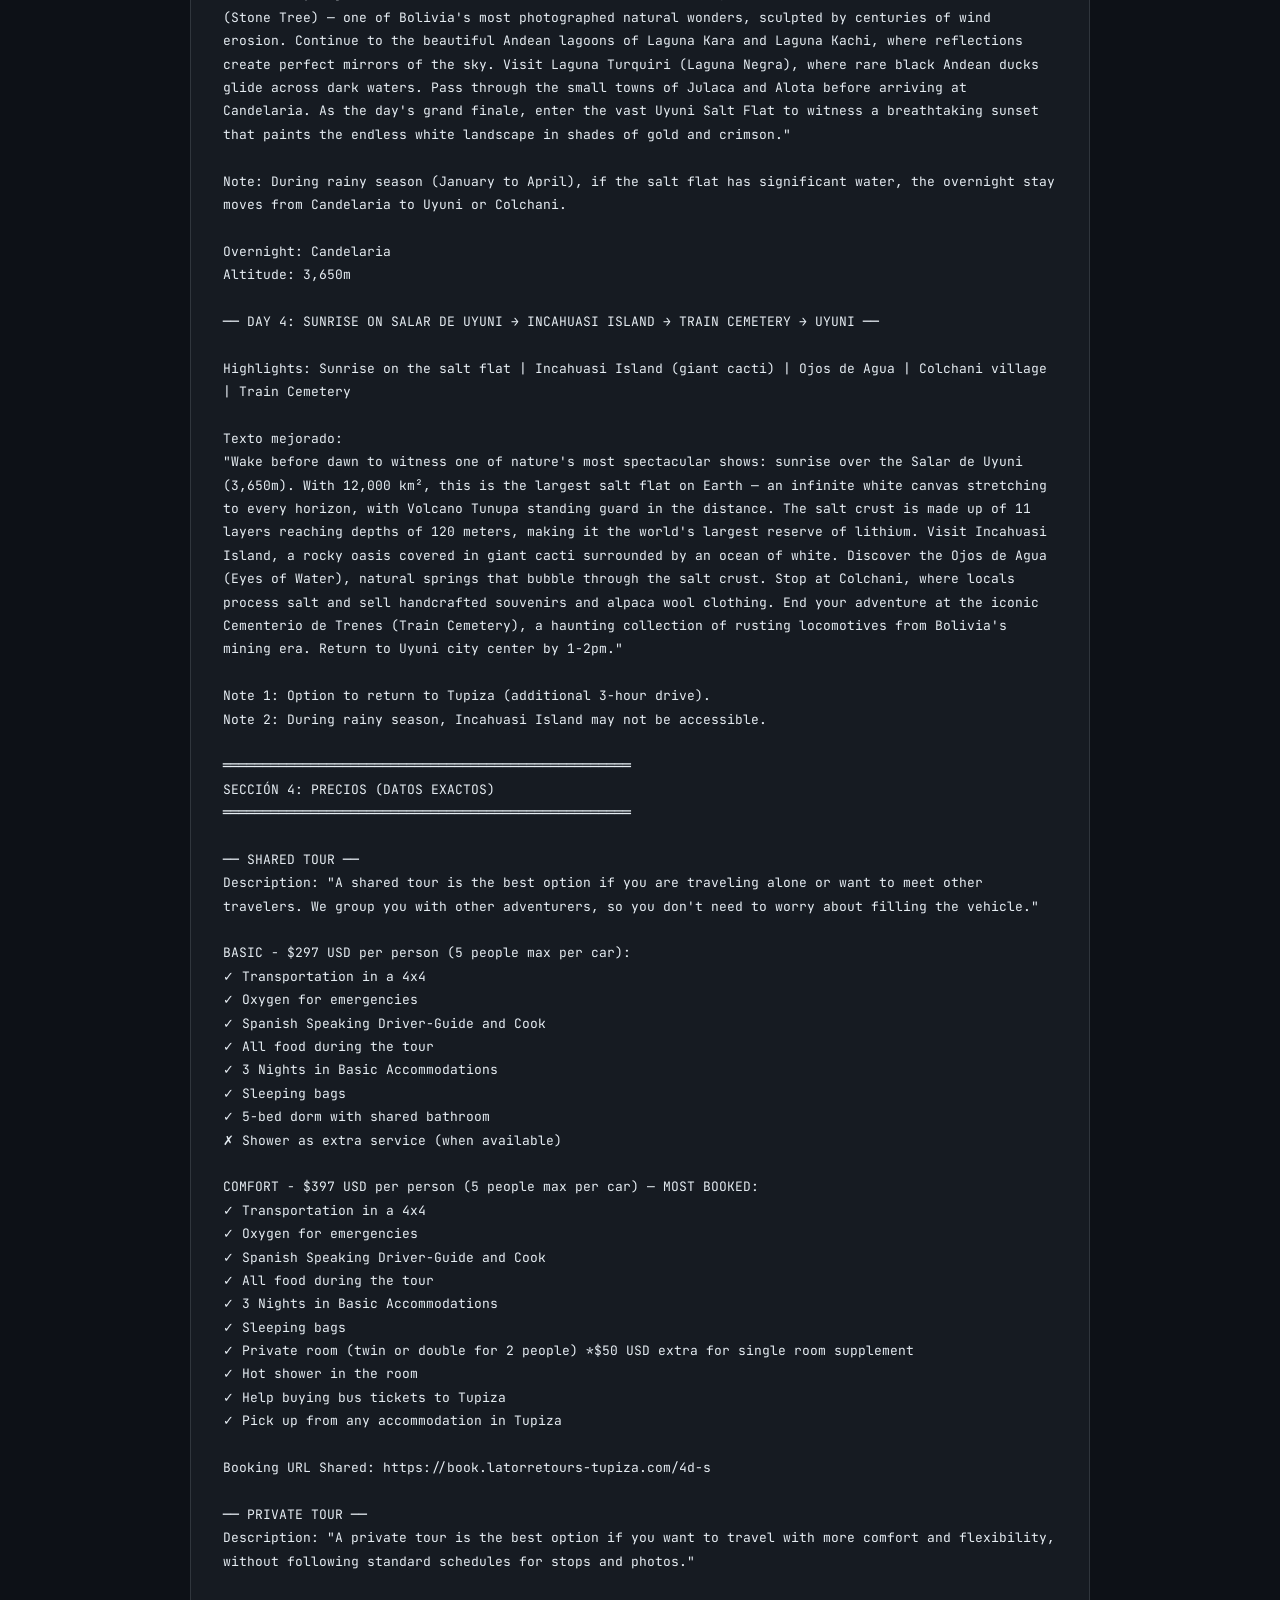
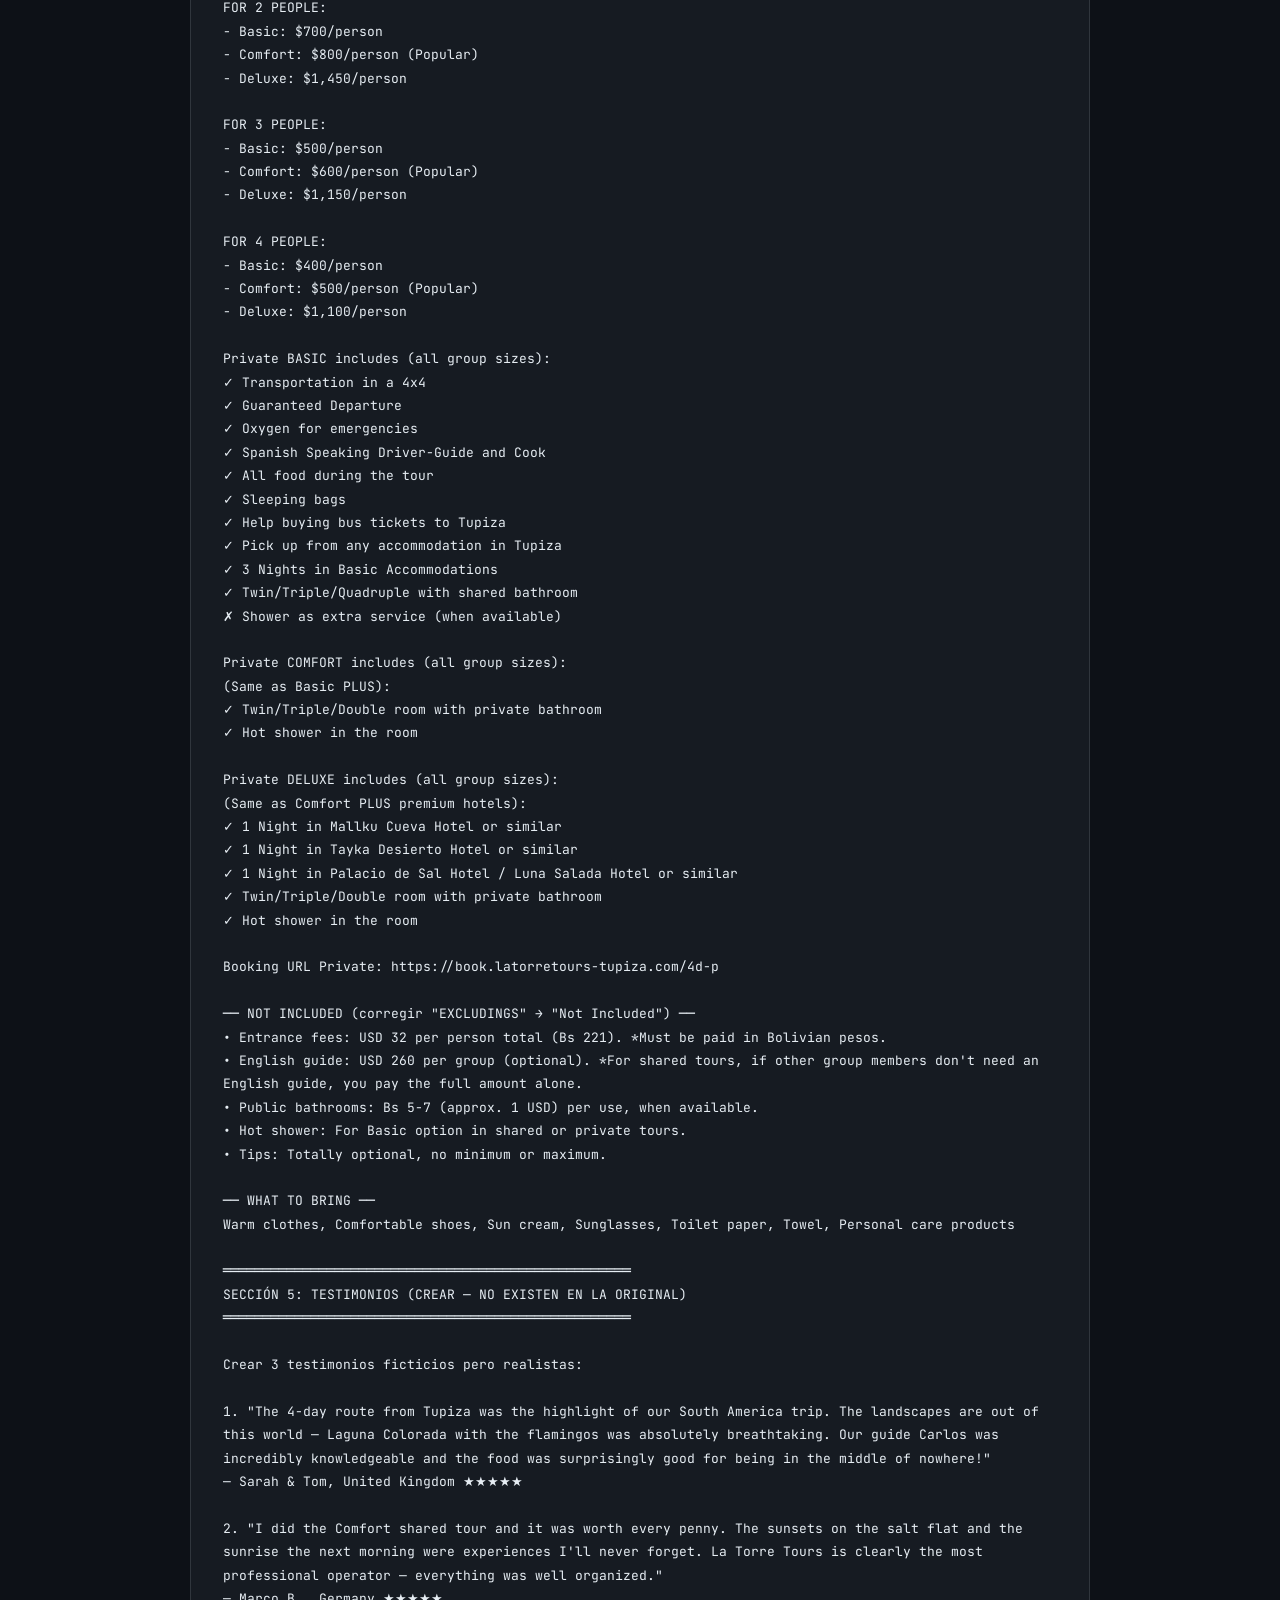
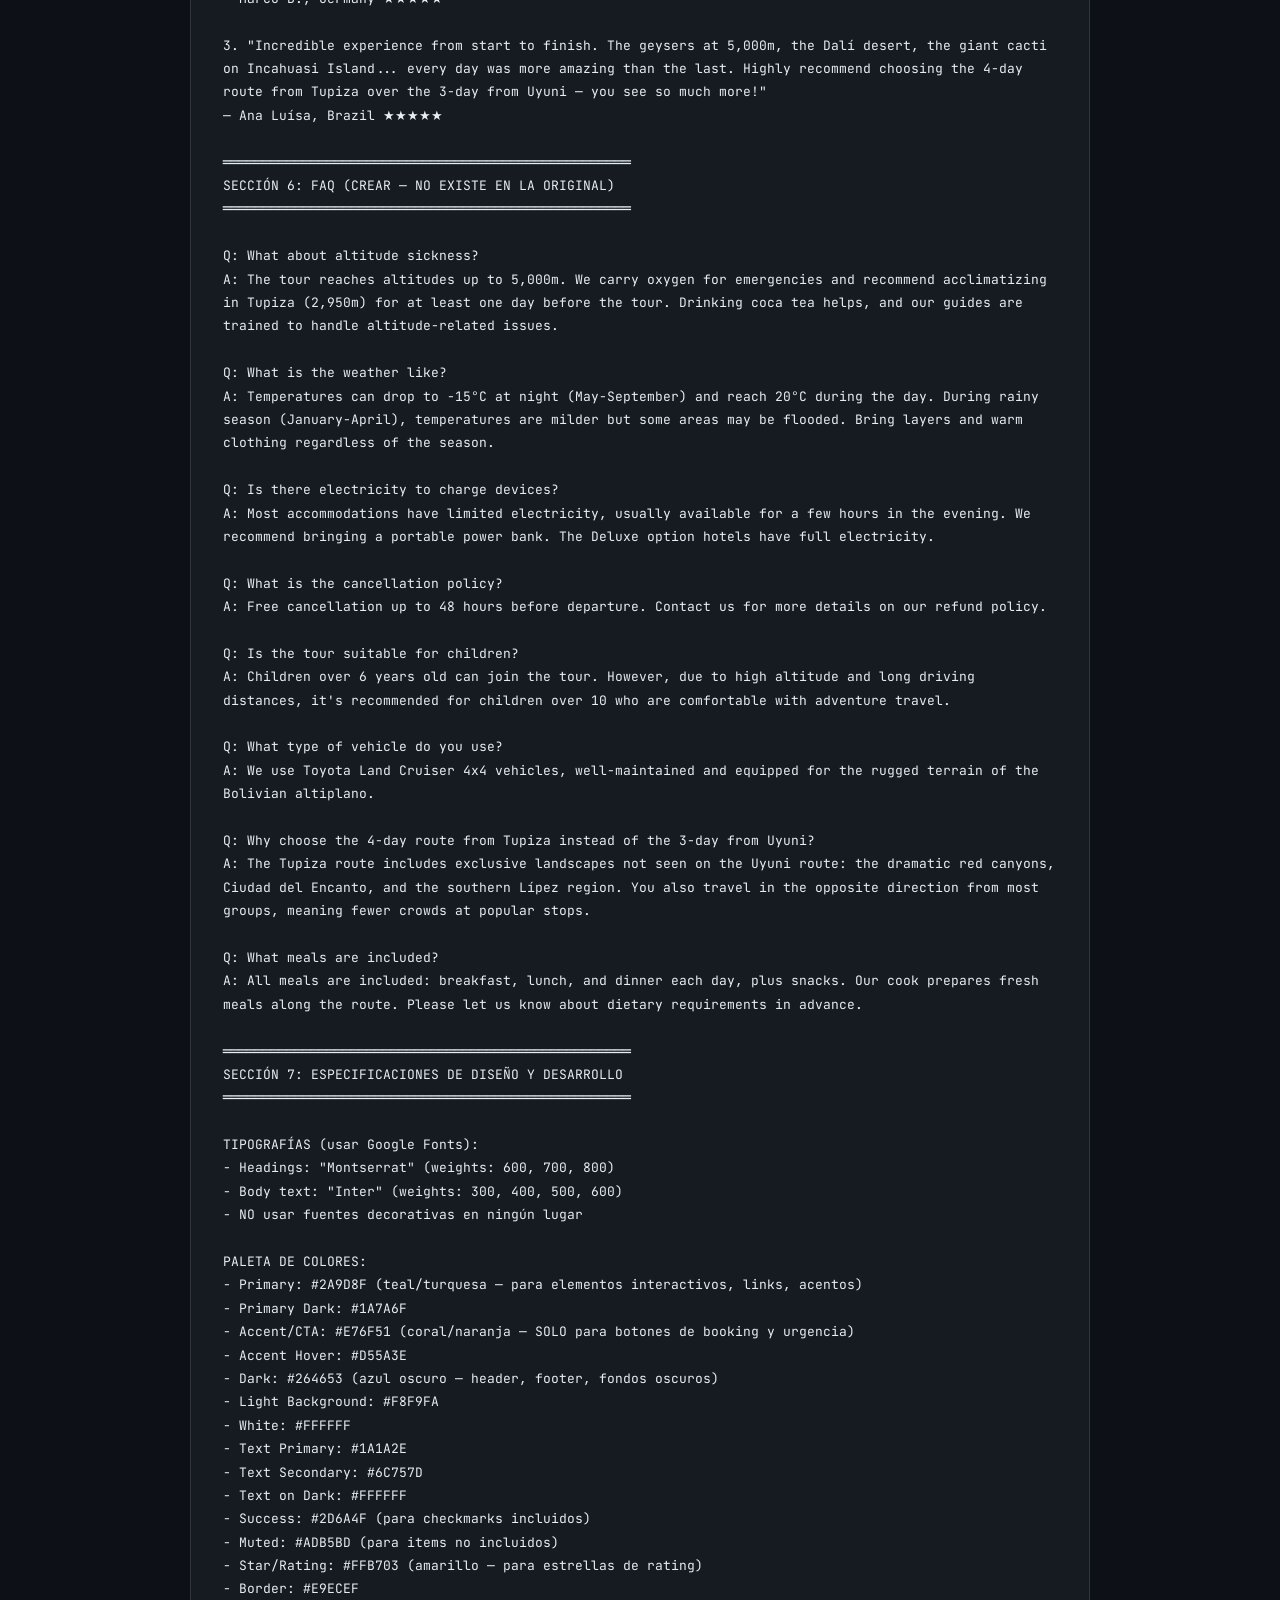
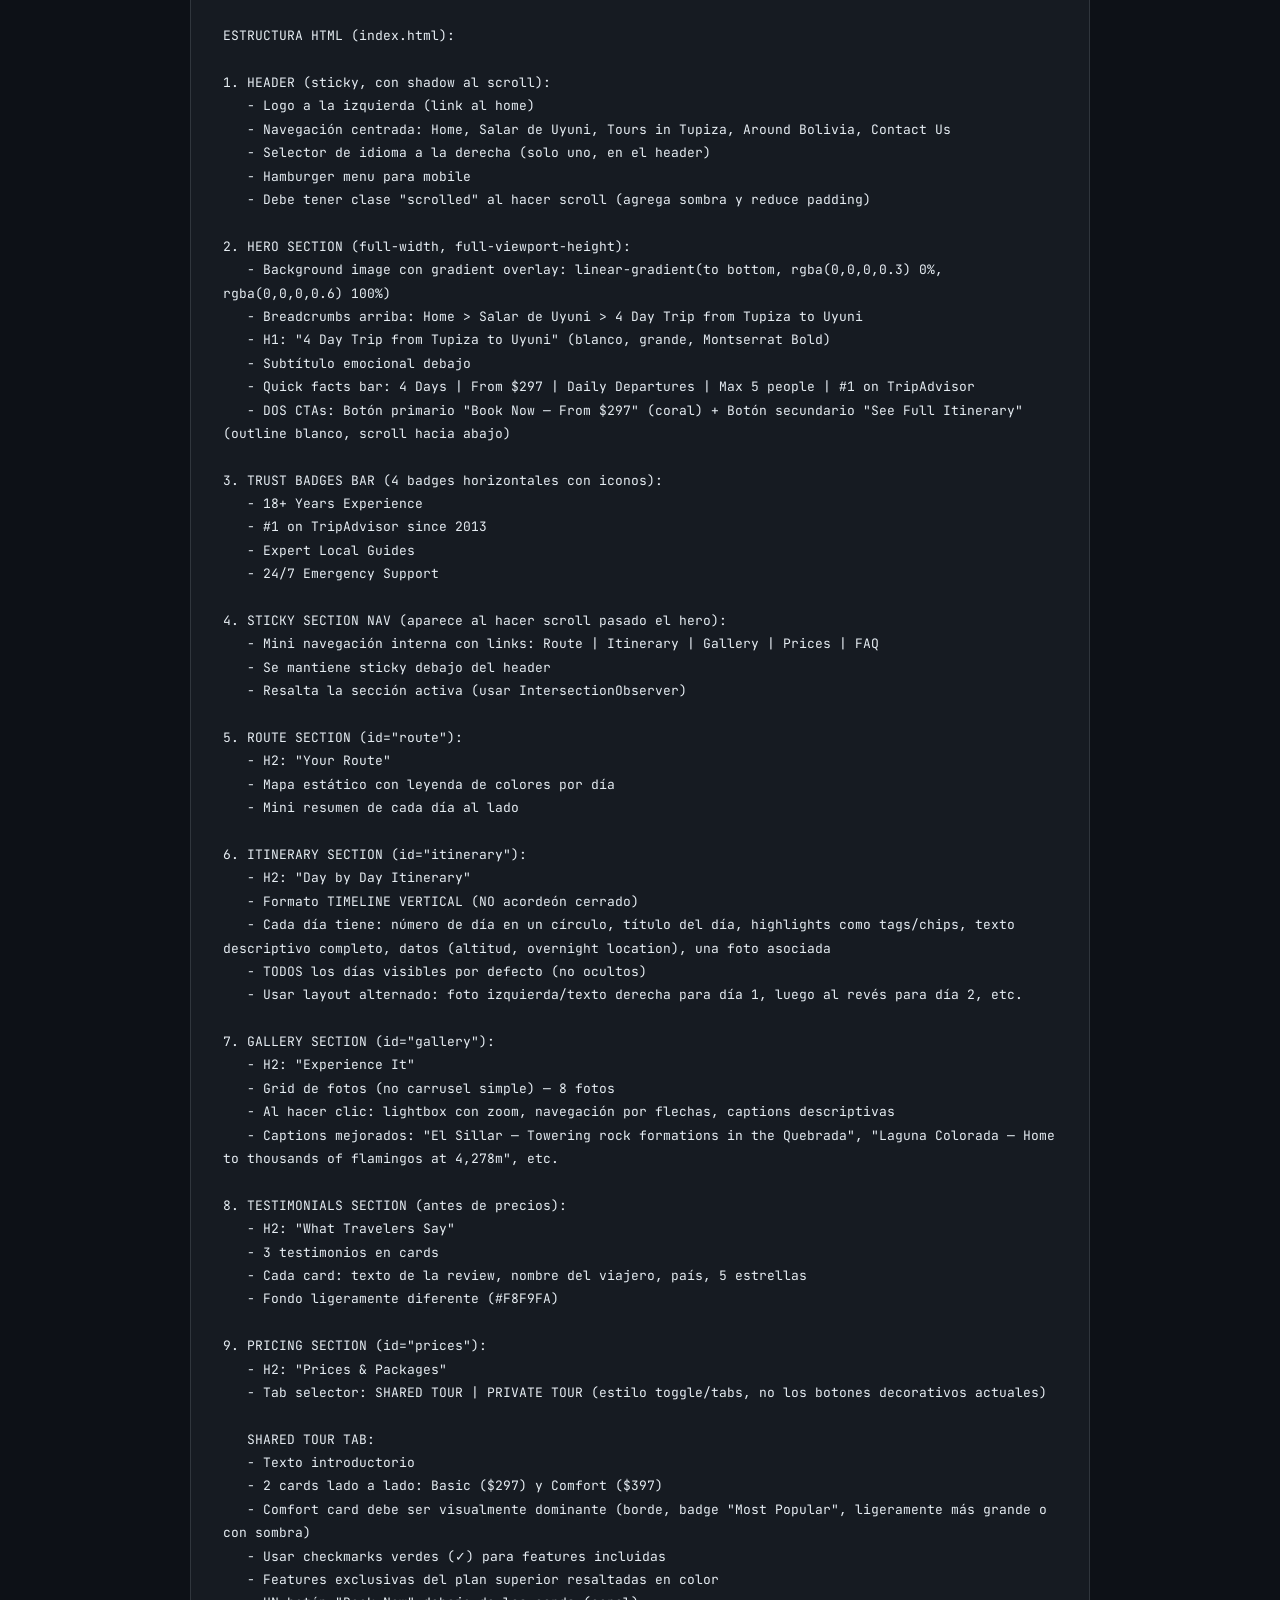
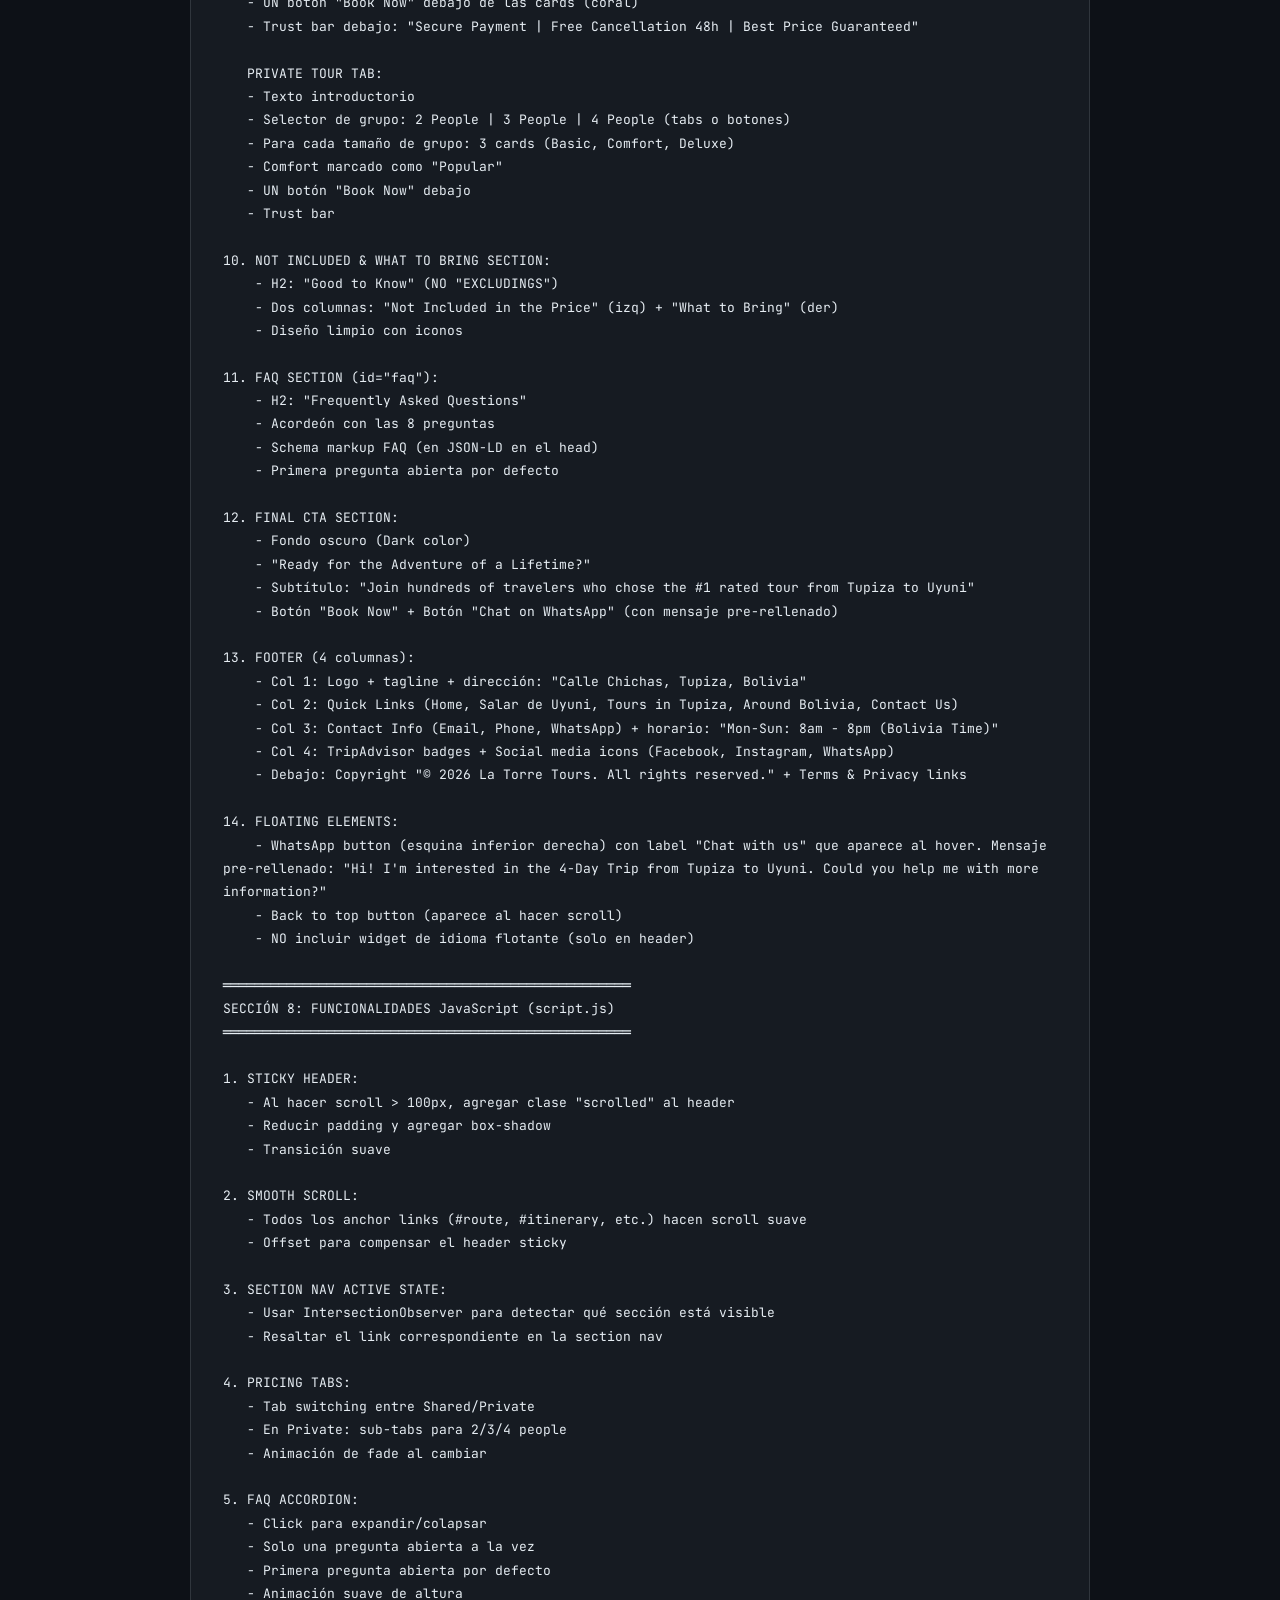
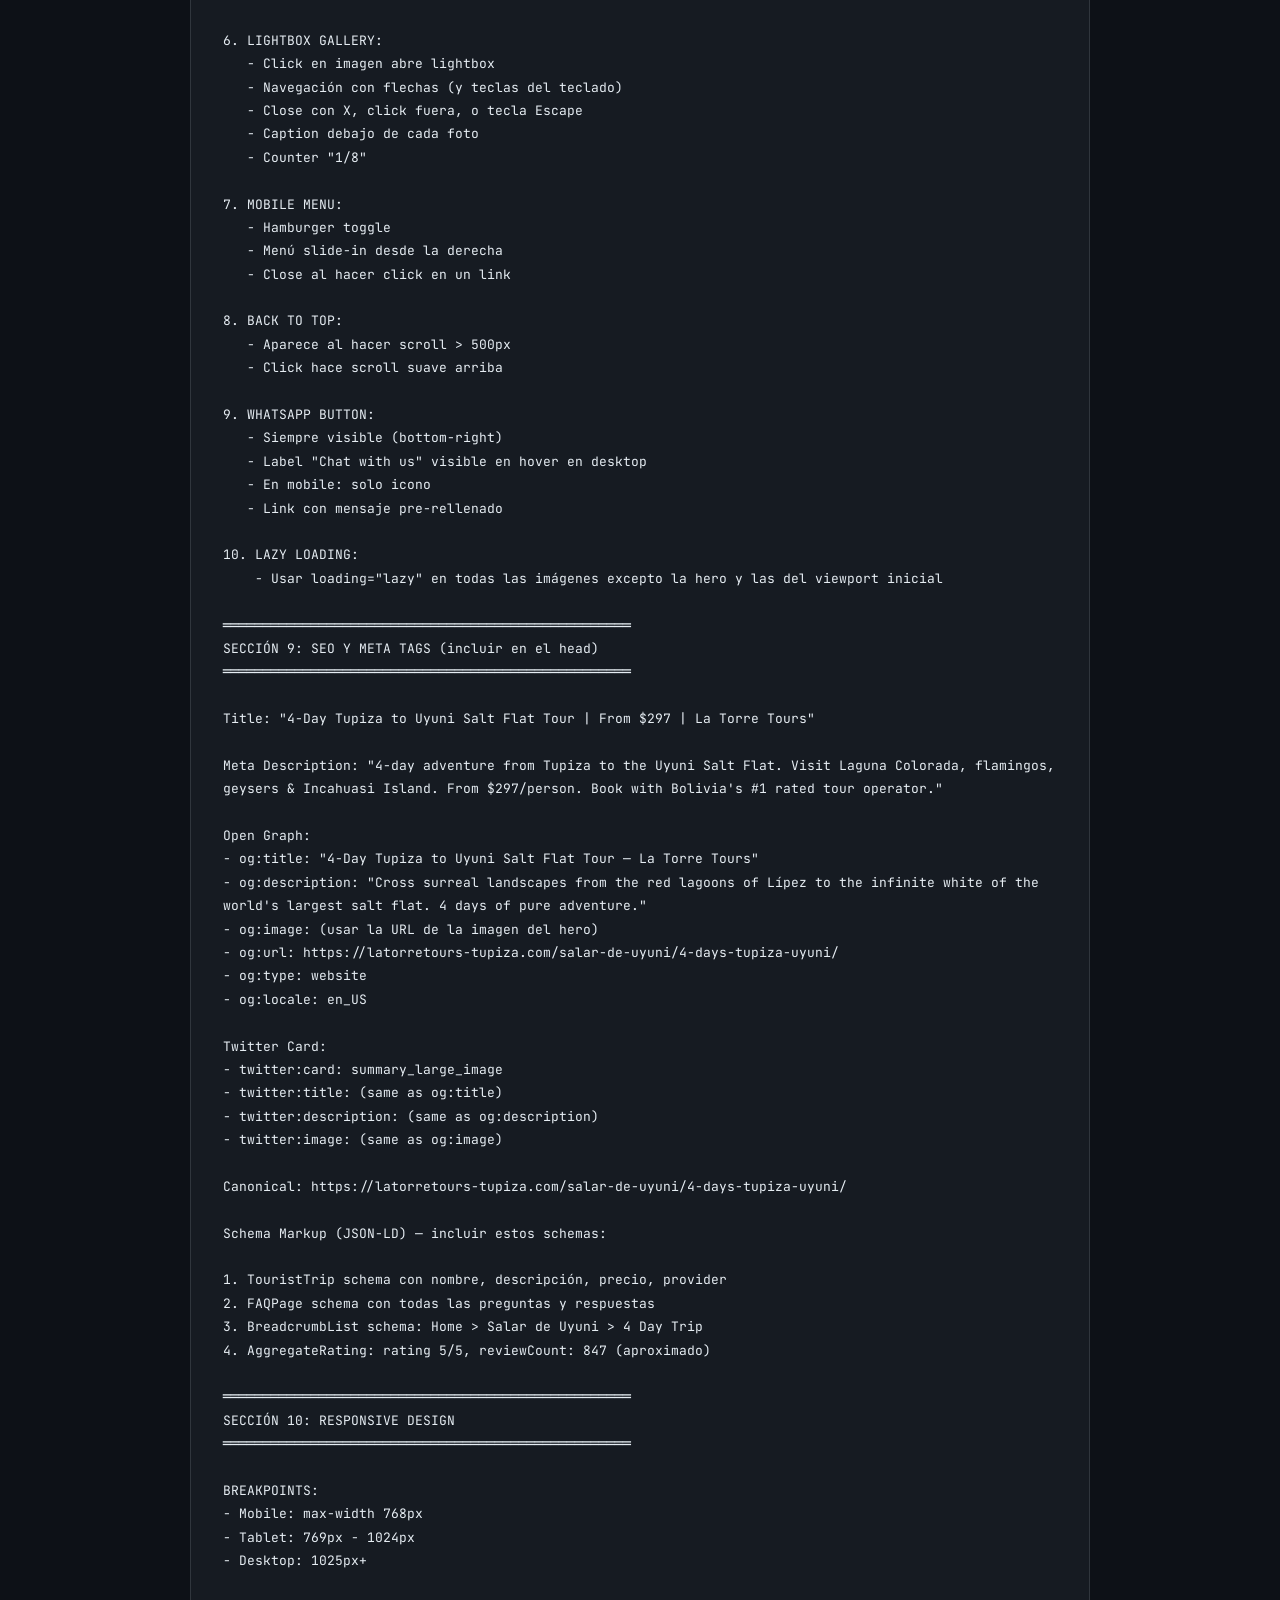
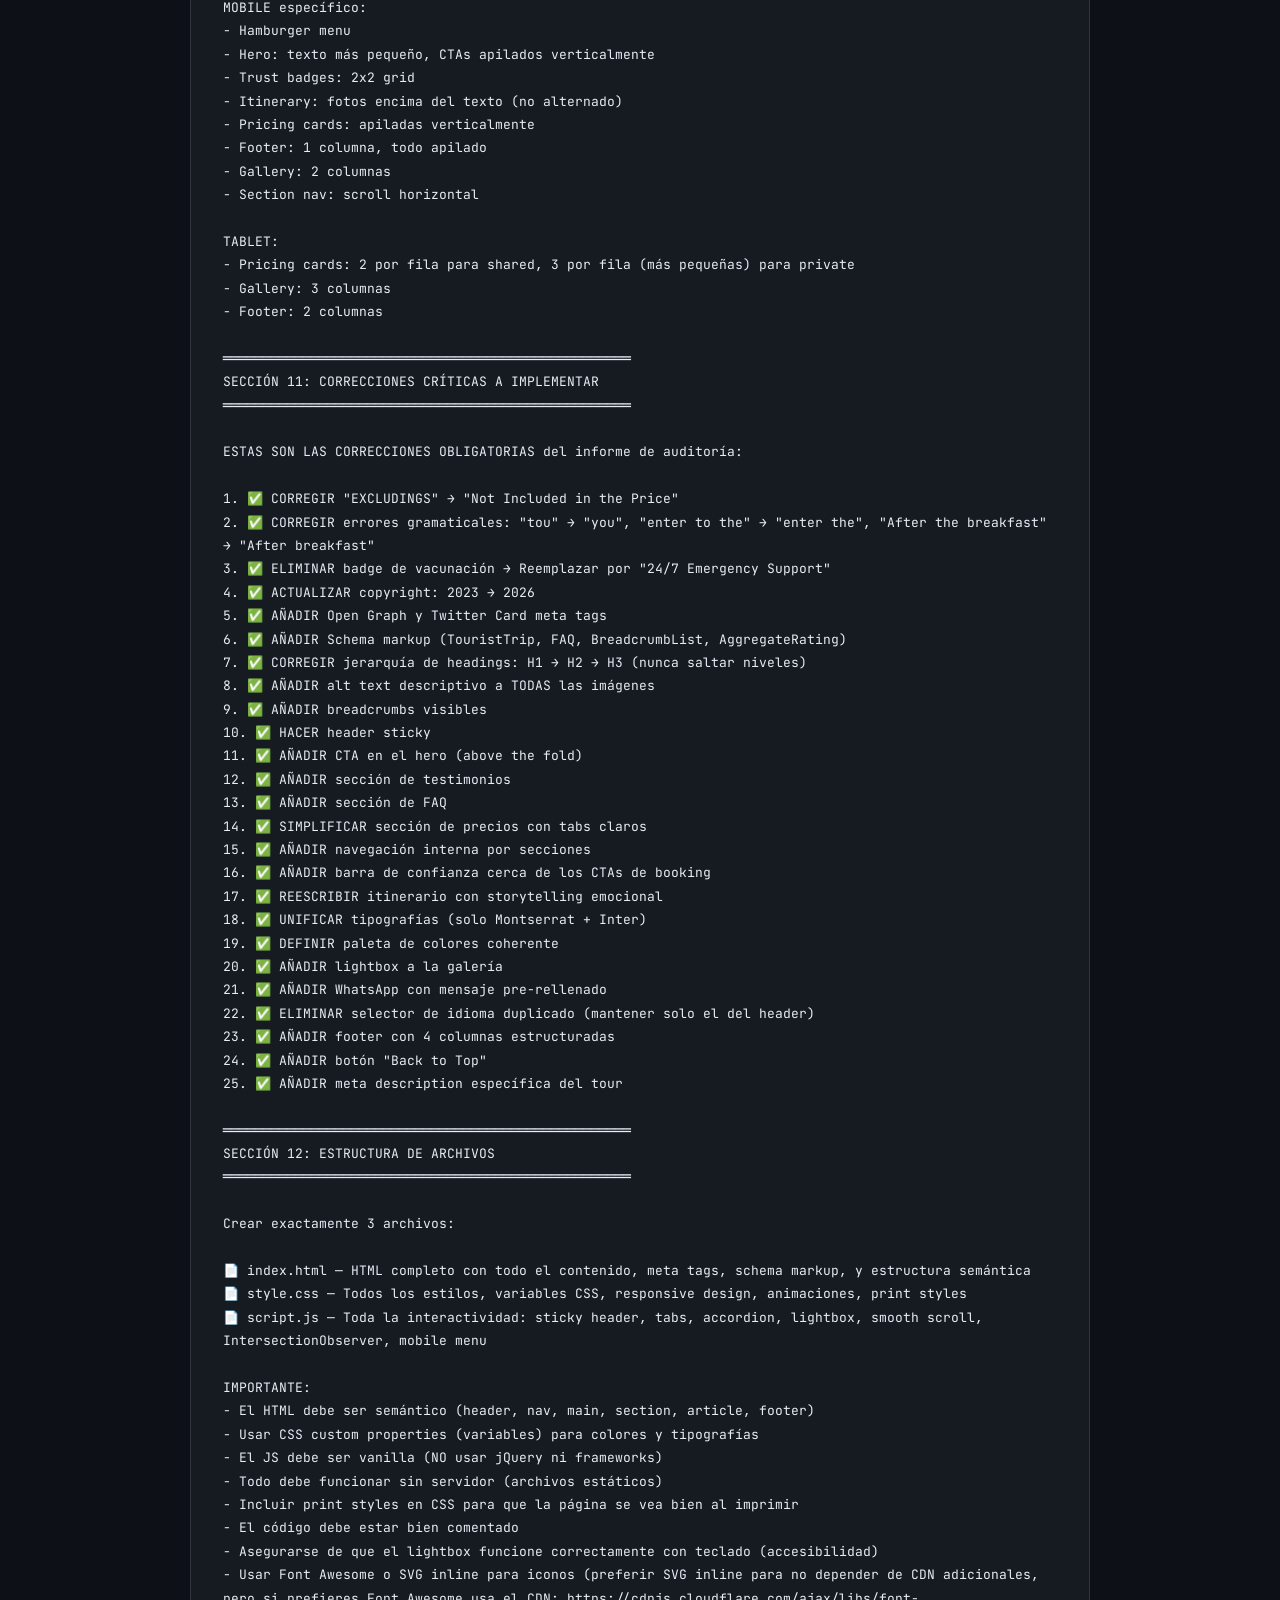
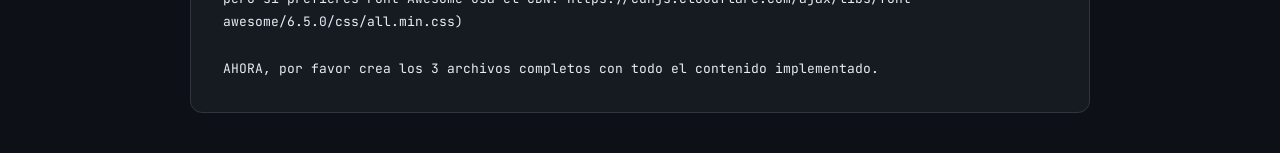
<file: Prompt para Claude Code - Rediseño La Torre Tours.html>
<!DOCTYPE html>
<!-- saved from url=(0067)https://latorretours-tupiza.com/salar-de-uyuni/4-days-tupiza-uyuni/ -->
<html lang="es"><head><meta http-equiv="Content-Type" content="text/html; charset=UTF-8"><meta name="viewport" content="width=device-width,initial-scale=1"><title>Prompt para Claude Code - Rediseño La Torre Tours</title>
<style>
@import url('https://fonts.googleapis.com/css2?family=Inter:wght@400;500;600;700;800&family=JetBrains+Mono:wght@400;500&display=swap');
*{margin:0;padding:0;box-sizing:border-box}
body{font-family:'Inter',sans-serif;background:#0d1117;color:#c9d1d9;line-height:1.7;padding:40px 20px}
.container{max-width:900px;margin:0 auto}
h1{font-size:28px;font-weight:800;color:#58a6ff;margin-bottom:10px}
h2{font-size:20px;font-weight:700;color:#f0883e;margin-top:32px;margin-bottom:12px;padding-bottom:8px;border-bottom:1px solid #21262d}
h3{font-size:16px;font-weight:600;color:#7ee787;margin-top:20px;margin-bottom:8px}
p{margin-bottom:12px;color:#8b949e;font-size:14px}
.prompt-box{background:#161b22;border:1px solid #30363d;border-radius:12px;padding:32px;margin-top:20px;font-family:'JetBrains Mono',monospace;font-size:13px;line-height:1.8;color:#e6edf3;white-space:pre-wrap;word-wrap:break-word;position:relative}
.copy-btn{position:absolute;top:12px;right:12px;background:#238636;color:white;border:none;padding:8px 16px;border-radius:6px;cursor:pointer;font-size:12px;font-weight:600;font-family:'Inter',sans-serif}
.copy-btn:hover{background:#2ea043}
.badge{display:inline-block;background:#1f6feb;color:white;padding:2px 8px;border-radius:4px;font-size:11px;font-weight:600;margin-right:6px}
.note{background:#0d1117;border-left:3px solid #f0883e;padding:12px 16px;margin:16px 0;border-radius:0 6px 6px 0;font-size:13px}
</style></head><body><div class="container">
<h1>Prompt para Claude Code</h1>
<p>Copia el siguiente prompt completo y pégalo en Claude Code para que genere la nueva versión del sitio web.</p>
<p class="note"><strong>Nota:</strong> El prompt incluye todo el contenido real de la página, las especificaciones de diseño, las correcciones de errores, y las instrucciones detalladas para crear los 3 archivos (index.html, style.css, script.js).</p>
<div class="prompt-box" id="prompt-content"><button class="copy-btn" onclick="copyPrompt()">📋 Copiar Prompt</button>
<pre id="prompt-text" style="white-space: pre-wrap; overflow-wrap: break-word; margin: 0px; font-family: inherit; font-size: inherit; color: inherit;">Eres un experto en diseño web, UX/UI, copywriting y desarrollo frontend. Tu tarea es crear una versión completamente rediseñada y mejorada de la página de tour "4 Day Trip from Tupiza to Uyuni" para La Torre Tours.

Necesito que crees 3 archivos: index.html, style.css y script.js

La página actual tiene muchos problemas que deben ser corregidos. A continuación te doy TODA la información necesaria.

═══════════════════════════════════════════════════
SECCIÓN 1: INFORMACIÓN DE LA EMPRESA Y CONTACTO
═══════════════════════════════════════════════════

- Empresa: La Torre Tours (Tour Operator)
- Slogan: "Making dreams into real stories to tell"
- Logo URL: https://latorretours-tupiza.com/wp-content/uploads/2023/04/Logo_LaTorre_transparente.svg
- Email: latorretours@gmail.com
- Teléfono: +591 26942633
- WhatsApp: +591 76751355 (link: https://api.whatsapp.com/send/?phone=59176751355)
- Facebook: https://www.facebook.com/latorretours
- Instagram: https://www.instagram.com/torretours/
- Booking URL (Shared Tour): https://book.latorretours-tupiza.com/4d-s
- Booking URL (Private Tour): https://book.latorretours-tupiza.com/4d-p
- Idiomas disponibles: English, Spanish (/es/), Portuguese (/pt/)
- Terms: /terms-and-conditions
- Privacy: /privacy-policy

Navegación principal:
- Home: https://latorretours-tupiza.com/
- Salar de Uyuni: https://latorretours-tupiza.com/salar-de-uyuni/
- Tours in Tupiza: https://latorretours-tupiza.com/tours-in-tupiza/
- Around Bolivia: https://latorretours-tupiza.com/around-bolivia/
- Contact Us: https://latorretours-tupiza.com/contact-us/

═══════════════════════════════════════════════════
SECCIÓN 2: URLs DE IMÁGENES (USAR ESTAS EXACTAS)
═══════════════════════════════════════════════════

Hero background image:
- https://latorretours-tupiza.com/wp-content/uploads/2023/04/4-days-tupiza-uyuni-original-e1681768788541.jpeg

Galería del tour (8 fotos):
1. El Sillar: https://latorretours-tupiza.com/wp-content/uploads/2023/04/el_sillar-639.webp
2. Hot Springs: https://latorretours-tupiza.com/wp-content/uploads/2023/04/aguas_termales-639.webp
3. Desierto Dalí: https://latorretours-tupiza.com/wp-content/uploads/2023/04/desierto_dali-639.webp
4. Geysers: https://latorretours-tupiza.com/wp-content/uploads/2023/04/geysers_2-639.webp
5. Laguna Colorada: https://latorretours-tupiza.com/wp-content/uploads/2023/04/laguna_colorada_2-639.webp
6. Laguna Honda: https://latorretours-tupiza.com/wp-content/uploads/2023/04/laguna_honda-639.webp
7. Salar de Uyuni 1: https://latorretours-tupiza.com/wp-content/uploads/2023/04/crazy_photo_salar_2-639.webp
8. Salar de Uyuni 2: https://latorretours-tupiza.com/wp-content/uploads/2023/04/crazy_photo_salar_4-639.webp

Mapa de ruta (imagen estática):
- https://latorretours-tupiza.com/wp-content/uploads/2023/04/4-days-tupiza-uyuni-original-e1681768788541.jpeg
(Nota: usar un placeholder para el mapa, puedes usar una imagen genérica o un div con texto "Route Map" ya que la imagen del mapa original no fue extraída directamente)

═══════════════════════════════════════════════════
SECCIÓN 3: CONTENIDO DEL TOUR (ITINERARIO COMPLETO)
═══════════════════════════════════════════════════

TÍTULO DEL TOUR: 4 Day Trip from Tupiza to Uyuni

SUBTÍTULO NUEVO (crear este que NO existe en la original):
"Cross surreal landscapes from the red lagoons of Lípez to the infinite white of the world's largest salt flat"

DATOS RÁPIDOS (mostrar en el hero):
- Duration: 4 Days / 3 Nights
- From: $297 USD per person
- Departures: Daily from Tupiza
- Group size: Max 5 people per vehicle
- Rating: #1 Rated on TripAdvisor

TRUST BADGES (corregir — la original tiene un badge desactualizado sobre vacunación):
1. "18+ Years of Experience" (icono: reloj/calendario)
2. "#1 on TripAdvisor since 2013" (icono: medalla/estrella)
3. "Expert Local Guides" (icono: persona/guía)
4. "24/7 Emergency Support" (icono: teléfono/soporte) ← ESTE REEMPLAZA al badge de vacunación

── DAY 1: TUPIZA → EL SILLAR → CIUDAD DEL ENCANTO → LÍPEZ → QUETENA ──

Highlights: Quebrada de Palala | El Sillar rock formations | Ciudad del Encanto | Gold mining community

Texto mejorado con storytelling (reescribir del original):
"Your adventure begins in Tupiza, where dramatic red canyons set the stage for an unforgettable journey. First, discover Quebrada de Palala, a spectacular jagged rock formation carved over millennia by wind and rain. Continue to El Sillar, where towering rock spires create a landscape that feels otherworldly. After passing through Nazarenito, a small gold mining community frozen in time, explore Ciudad del Encanto — the 'City of Enchantment' — with its impressive geological formations. As the day unfolds, climb to San Pablo de Lípez (4,250m), then continue through San Antonio de Lípez before arriving at Quetena, where you'll spend your first night under some of the clearest skies you've ever seen."

Overnight: Basic Accommodation in Quetena
Altitude: Up to 4,250m

── DAY 2: QUETENA → LAGUNA VERDE → LAGUNA COLORADA → HUAYLLAJARA ──

Highlights: Laguna Kollpa | Natural hot springs | Laguna Verde | Dalí Desert | Sol de Mañana Geysers | Laguna Colorada with flamingos

Texto mejorado:
"Prepare for the most visually stunning day of the journey. After breakfast, visit Laguna Kollpa before continuing through the Salar de Chaiviri to reach natural hot springs — the perfect spot for a rejuvenating soak at altitude. After lunch, be mesmerized by Laguna Verde (4,250m), an emerald jewel nestled at the foot of the imposing Licancabur Volcano (5,868m), marking the border between Chile and Bolivia. Next, enter the surreal Desierto de Dalí, a landscape of otherworldly colors that inspired the legendary artist. Feel the raw power of Earth at the 'Sol de Mañana' Geysers at 5,000m, where steam and mud bubble from deep within. End this incredible day with an hour at Laguna Colorada, where thousands of pink flamingos wade through blood-red waters — a sight you'll never forget."

Overnight: Huayllajara (near Laguna Colorada)
Altitude: Up to 5,000m

── DAY 3: SILOLI DESERT → ÁRBOL DE PIEDRA → LAGUNAS → UYUNI SALT FLAT SUNSET ──

Highlights: Desierto de Siloli | Árbol de Piedra | Laguna Kara &amp; Kachi | Laguna Negra | Sunset on the salt flat

Texto mejorado:
"Leave Huayllajara at 07:30 and head to the Desierto de Siloli, home to the famous Árbol de Piedra (Stone Tree) — one of Bolivia's most photographed natural wonders, sculpted by centuries of wind erosion. Continue to the beautiful Andean lagoons of Laguna Kara and Laguna Kachi, where reflections create perfect mirrors of the sky. Visit Laguna Turquiri (Laguna Negra), where rare black Andean ducks glide across dark waters. Pass through the small towns of Julaca and Alota before arriving at Candelaria. As the day's grand finale, enter the vast Uyuni Salt Flat to witness a breathtaking sunset that paints the endless white landscape in shades of gold and crimson."

Note: During rainy season (January to April), if the salt flat has significant water, the overnight stay moves from Candelaria to Uyuni or Colchani.

Overnight: Candelaria
Altitude: 3,650m

── DAY 4: SUNRISE ON SALAR DE UYUNI → INCAHUASI ISLAND → TRAIN CEMETERY → UYUNI ──

Highlights: Sunrise on the salt flat | Incahuasi Island (giant cacti) | Ojos de Agua | Colchani village | Train Cemetery

Texto mejorado:
"Wake before dawn to witness one of nature's most spectacular shows: sunrise over the Salar de Uyuni (3,650m). With 12,000 km², this is the largest salt flat on Earth — an infinite white canvas stretching to every horizon, with Volcano Tunupa standing guard in the distance. The salt crust is made up of 11 layers reaching depths of 120 meters, making it the world's largest reserve of lithium. Visit Incahuasi Island, a rocky oasis covered in giant cacti surrounded by an ocean of white. Discover the Ojos de Agua (Eyes of Water), natural springs that bubble through the salt crust. Stop at Colchani, where locals process salt and sell handcrafted souvenirs and alpaca wool clothing. End your adventure at the iconic Cementerio de Trenes (Train Cemetery), a haunting collection of rusting locomotives from Bolivia's mining era. Return to Uyuni city center by 1-2pm."

Note 1: Option to return to Tupiza (additional 3-hour drive).
Note 2: During rainy season, Incahuasi Island may not be accessible.

═══════════════════════════════════════════════════
SECCIÓN 4: PRECIOS (DATOS EXACTOS)
═══════════════════════════════════════════════════

── SHARED TOUR ──
Description: "A shared tour is the best option if you are traveling alone or want to meet other travelers. We group you with other adventurers, so you don't need to worry about filling the vehicle."

BASIC - $297 USD per person (5 people max per car):
✓ Transportation in a 4x4
✓ Oxygen for emergencies
✓ Spanish Speaking Driver-Guide and Cook
✓ All food during the tour
✓ 3 Nights in Basic Accommodations
✓ Sleeping bags
✓ 5-bed dorm with shared bathroom
✗ Shower as extra service (when available)

COMFORT - $397 USD per person (5 people max per car) — MOST BOOKED:
✓ Transportation in a 4x4
✓ Oxygen for emergencies
✓ Spanish Speaking Driver-Guide and Cook
✓ All food during the tour
✓ 3 Nights in Basic Accommodations
✓ Sleeping bags
✓ Private room (twin or double for 2 people) *$50 USD extra for single room supplement
✓ Hot shower in the room
✓ Help buying bus tickets to Tupiza
✓ Pick up from any accommodation in Tupiza

Booking URL Shared: https://book.latorretours-tupiza.com/4d-s

── PRIVATE TOUR ──
Description: "A private tour is the best option if you want to travel with more comfort and flexibility, without following standard schedules for stops and photos."

FOR 2 PEOPLE:
- Basic: $700/person
- Comfort: $800/person (Popular)
- Deluxe: $1,450/person

FOR 3 PEOPLE:
- Basic: $500/person
- Comfort: $600/person (Popular)
- Deluxe: $1,150/person

FOR 4 PEOPLE:
- Basic: $400/person
- Comfort: $500/person (Popular)
- Deluxe: $1,100/person

Private BASIC includes (all group sizes):
✓ Transportation in a 4x4
✓ Guaranteed Departure
✓ Oxygen for emergencies
✓ Spanish Speaking Driver-Guide and Cook
✓ All food during the tour
✓ Sleeping bags
✓ Help buying bus tickets to Tupiza
✓ Pick up from any accommodation in Tupiza
✓ 3 Nights in Basic Accommodations
✓ Twin/Triple/Quadruple with shared bathroom
✗ Shower as extra service (when available)

Private COMFORT includes (all group sizes):
(Same as Basic PLUS):
✓ Twin/Triple/Double room with private bathroom
✓ Hot shower in the room

Private DELUXE includes (all group sizes):
(Same as Comfort PLUS premium hotels):
✓ 1 Night in Mallku Cueva Hotel or similar
✓ 1 Night in Tayka Desierto Hotel or similar
✓ 1 Night in Palacio de Sal Hotel / Luna Salada Hotel or similar
✓ Twin/Triple/Double room with private bathroom
✓ Hot shower in the room

Booking URL Private: https://book.latorretours-tupiza.com/4d-p

── NOT INCLUDED (corregir "EXCLUDINGS" → "Not Included") ──
• Entrance fees: USD 32 per person total (Bs 221). *Must be paid in Bolivian pesos.
• English guide: USD 260 per group (optional). *For shared tours, if other group members don't need an English guide, you pay the full amount alone.
• Public bathrooms: Bs 5-7 (approx. 1 USD) per use, when available.
• Hot shower: For Basic option in shared or private tours.
• Tips: Totally optional, no minimum or maximum.

── WHAT TO BRING ──
Warm clothes, Comfortable shoes, Sun cream, Sunglasses, Toilet paper, Towel, Personal care products

═══════════════════════════════════════════════════
SECCIÓN 5: TESTIMONIOS (CREAR — NO EXISTEN EN LA ORIGINAL)
═══════════════════════════════════════════════════

Crear 3 testimonios ficticios pero realistas:

1. "The 4-day route from Tupiza was the highlight of our South America trip. The landscapes are out of this world — Laguna Colorada with the flamingos was absolutely breathtaking. Our guide Carlos was incredibly knowledgeable and the food was surprisingly good for being in the middle of nowhere!"
— Sarah &amp; Tom, United Kingdom ★★★★★

2. "I did the Comfort shared tour and it was worth every penny. The sunsets on the salt flat and the sunrise the next morning were experiences I'll never forget. La Torre Tours is clearly the most professional operator — everything was well organized."
— Marco B., Germany ★★★★★

3. "Incredible experience from start to finish. The geysers at 5,000m, the Dalí desert, the giant cacti on Incahuasi Island... every day was more amazing than the last. Highly recommend choosing the 4-day route from Tupiza over the 3-day from Uyuni — you see so much more!"
— Ana Luísa, Brazil ★★★★★

═══════════════════════════════════════════════════
SECCIÓN 6: FAQ (CREAR — NO EXISTE EN LA ORIGINAL)
═══════════════════════════════════════════════════

Q: What about altitude sickness?
A: The tour reaches altitudes up to 5,000m. We carry oxygen for emergencies and recommend acclimatizing in Tupiza (2,950m) for at least one day before the tour. Drinking coca tea helps, and our guides are trained to handle altitude-related issues.

Q: What is the weather like?
A: Temperatures can drop to -15°C at night (May-September) and reach 20°C during the day. During rainy season (January-April), temperatures are milder but some areas may be flooded. Bring layers and warm clothing regardless of the season.

Q: Is there electricity to charge devices?
A: Most accommodations have limited electricity, usually available for a few hours in the evening. We recommend bringing a portable power bank. The Deluxe option hotels have full electricity.

Q: What is the cancellation policy?
A: Free cancellation up to 48 hours before departure. Contact us for more details on our refund policy.

Q: Is the tour suitable for children?
A: Children over 6 years old can join the tour. However, due to high altitude and long driving distances, it's recommended for children over 10 who are comfortable with adventure travel.

Q: What type of vehicle do you use?
A: We use Toyota Land Cruiser 4x4 vehicles, well-maintained and equipped for the rugged terrain of the Bolivian altiplano.

Q: Why choose the 4-day route from Tupiza instead of the 3-day from Uyuni?
A: The Tupiza route includes exclusive landscapes not seen on the Uyuni route: the dramatic red canyons, Ciudad del Encanto, and the southern Lípez region. You also travel in the opposite direction from most groups, meaning fewer crowds at popular stops.

Q: What meals are included?
A: All meals are included: breakfast, lunch, and dinner each day, plus snacks. Our cook prepares fresh meals along the route. Please let us know about dietary requirements in advance.

═══════════════════════════════════════════════════
SECCIÓN 7: ESPECIFICACIONES DE DISEÑO Y DESARROLLO
═══════════════════════════════════════════════════

TIPOGRAFÍAS (usar Google Fonts):
- Headings: "Montserrat" (weights: 600, 700, 800)
- Body text: "Inter" (weights: 300, 400, 500, 600)
- NO usar fuentes decorativas en ningún lugar

PALETA DE COLORES:
- Primary: #2A9D8F (teal/turquesa — para elementos interactivos, links, acentos)
- Primary Dark: #1A7A6F
- Accent/CTA: #E76F51 (coral/naranja — SOLO para botones de booking y urgencia)
- Accent Hover: #D55A3E
- Dark: #264653 (azul oscuro — header, footer, fondos oscuros)
- Light Background: #F8F9FA
- White: #FFFFFF
- Text Primary: #1A1A2E
- Text Secondary: #6C757D
- Text on Dark: #FFFFFF
- Success: #2D6A4F (para checkmarks incluidos)
- Muted: #ADB5BD (para items no incluidos)
- Star/Rating: #FFB703 (amarillo — para estrellas de rating)
- Border: #E9ECEF

ESTRUCTURA HTML (index.html):

1. HEADER (sticky, con shadow al scroll):
   - Logo a la izquierda (link al home)
   - Navegación centrada: Home, Salar de Uyuni, Tours in Tupiza, Around Bolivia, Contact Us
   - Selector de idioma a la derecha (solo uno, en el header)
   - Hamburger menu para mobile
   - Debe tener clase "scrolled" al hacer scroll (agrega sombra y reduce padding)

2. HERO SECTION (full-width, full-viewport-height):
   - Background image con gradient overlay: linear-gradient(to bottom, rgba(0,0,0,0.3) 0%, rgba(0,0,0,0.6) 100%)
   - Breadcrumbs arriba: Home &gt; Salar de Uyuni &gt; 4 Day Trip from Tupiza to Uyuni
   - H1: "4 Day Trip from Tupiza to Uyuni" (blanco, grande, Montserrat Bold)
   - Subtítulo emocional debajo
   - Quick facts bar: 4 Days | From $297 | Daily Departures | Max 5 people | #1 on TripAdvisor
   - DOS CTAs: Botón primario "Book Now — From $297" (coral) + Botón secundario "See Full Itinerary" (outline blanco, scroll hacia abajo)

3. TRUST BADGES BAR (4 badges horizontales con iconos):
   - 18+ Years Experience
   - #1 on TripAdvisor since 2013
   - Expert Local Guides
   - 24/7 Emergency Support

4. STICKY SECTION NAV (aparece al hacer scroll pasado el hero):
   - Mini navegación interna con links: Route | Itinerary | Gallery | Prices | FAQ
   - Se mantiene sticky debajo del header
   - Resalta la sección activa (usar IntersectionObserver)

5. ROUTE SECTION (id="route"):
   - H2: "Your Route"
   - Mapa estático con leyenda de colores por día
   - Mini resumen de cada día al lado

6. ITINERARY SECTION (id="itinerary"):
   - H2: "Day by Day Itinerary"
   - Formato TIMELINE VERTICAL (NO acordeón cerrado)
   - Cada día tiene: número de día en un círculo, título del día, highlights como tags/chips, texto descriptivo completo, datos (altitud, overnight location), una foto asociada
   - TODOS los días visibles por defecto (no ocultos)
   - Usar layout alternado: foto izquierda/texto derecha para día 1, luego al revés para día 2, etc.

7. GALLERY SECTION (id="gallery"):
   - H2: "Experience It"
   - Grid de fotos (no carrusel simple) — 8 fotos
   - Al hacer clic: lightbox con zoom, navegación por flechas, captions descriptivas
   - Captions mejorados: "El Sillar — Towering rock formations in the Quebrada", "Laguna Colorada — Home to thousands of flamingos at 4,278m", etc.

8. TESTIMONIALS SECTION (antes de precios):
   - H2: "What Travelers Say"
   - 3 testimonios en cards
   - Cada card: texto de la review, nombre del viajero, país, 5 estrellas
   - Fondo ligeramente diferente (#F8F9FA)

9. PRICING SECTION (id="prices"):
   - H2: "Prices &amp; Packages"
   - Tab selector: SHARED TOUR | PRIVATE TOUR (estilo toggle/tabs, no los botones decorativos actuales)
   
   SHARED TOUR TAB:
   - Texto introductorio
   - 2 cards lado a lado: Basic ($297) y Comfort ($397)
   - Comfort card debe ser visualmente dominante (borde, badge "Most Popular", ligeramente más grande o con sombra)
   - Usar checkmarks verdes (✓) para features incluidas
   - Features exclusivas del plan superior resaltadas en color
   - UN botón "Book Now" debajo de las cards (coral)
   - Trust bar debajo: "Secure Payment | Free Cancellation 48h | Best Price Guaranteed"

   PRIVATE TOUR TAB:
   - Texto introductorio
   - Selector de grupo: 2 People | 3 People | 4 People (tabs o botones)
   - Para cada tamaño de grupo: 3 cards (Basic, Comfort, Deluxe)
   - Comfort marcado como "Popular"
   - UN botón "Book Now" debajo
   - Trust bar

10. NOT INCLUDED &amp; WHAT TO BRING SECTION:
    - H2: "Good to Know" (NO "EXCLUDINGS")
    - Dos columnas: "Not Included in the Price" (izq) + "What to Bring" (der)
    - Diseño limpio con iconos

11. FAQ SECTION (id="faq"):
    - H2: "Frequently Asked Questions"
    - Acordeón con las 8 preguntas
    - Schema markup FAQ (en JSON-LD en el head)
    - Primera pregunta abierta por defecto

12. FINAL CTA SECTION:
    - Fondo oscuro (Dark color)
    - "Ready for the Adventure of a Lifetime?"
    - Subtítulo: "Join hundreds of travelers who chose the #1 rated tour from Tupiza to Uyuni"
    - Botón "Book Now" + Botón "Chat on WhatsApp" (con mensaje pre-rellenado)

13. FOOTER (4 columnas):
    - Col 1: Logo + tagline + dirección: "Calle Chichas, Tupiza, Bolivia"
    - Col 2: Quick Links (Home, Salar de Uyuni, Tours in Tupiza, Around Bolivia, Contact Us)
    - Col 3: Contact Info (Email, Phone, WhatsApp) + horario: "Mon-Sun: 8am - 8pm (Bolivia Time)"
    - Col 4: TripAdvisor badges + Social media icons (Facebook, Instagram, WhatsApp)
    - Debajo: Copyright "© 2026 La Torre Tours. All rights reserved." + Terms &amp; Privacy links

14. FLOATING ELEMENTS:
    - WhatsApp button (esquina inferior derecha) con label "Chat with us" que aparece al hover. Mensaje pre-rellenado: "Hi! I'm interested in the 4-Day Trip from Tupiza to Uyuni. Could you help me with more information?"
    - Back to top button (aparece al hacer scroll)
    - NO incluir widget de idioma flotante (solo en header)

═══════════════════════════════════════════════════
SECCIÓN 8: FUNCIONALIDADES JavaScript (script.js)
═══════════════════════════════════════════════════

1. STICKY HEADER:
   - Al hacer scroll &gt; 100px, agregar clase "scrolled" al header
   - Reducir padding y agregar box-shadow
   - Transición suave

2. SMOOTH SCROLL:
   - Todos los anchor links (#route, #itinerary, etc.) hacen scroll suave
   - Offset para compensar el header sticky

3. SECTION NAV ACTIVE STATE:
   - Usar IntersectionObserver para detectar qué sección está visible
   - Resaltar el link correspondiente en la section nav

4. PRICING TABS:
   - Tab switching entre Shared/Private
   - En Private: sub-tabs para 2/3/4 people
   - Animación de fade al cambiar

5. FAQ ACCORDION:
   - Click para expandir/colapsar
   - Solo una pregunta abierta a la vez
   - Primera pregunta abierta por defecto
   - Animación suave de altura

6. LIGHTBOX GALLERY:
   - Click en imagen abre lightbox
   - Navegación con flechas (y teclas del teclado)
   - Close con X, click fuera, o tecla Escape
   - Caption debajo de cada foto
   - Counter "1/8"

7. MOBILE MENU:
   - Hamburger toggle
   - Menú slide-in desde la derecha
   - Close al hacer click en un link

8. BACK TO TOP:
   - Aparece al hacer scroll &gt; 500px
   - Click hace scroll suave arriba

9. WHATSAPP BUTTON:
   - Siempre visible (bottom-right)
   - Label "Chat with us" visible en hover en desktop
   - En mobile: solo icono
   - Link con mensaje pre-rellenado

10. LAZY LOADING:
    - Usar loading="lazy" en todas las imágenes excepto la hero y las del viewport inicial

═══════════════════════════════════════════════════
SECCIÓN 9: SEO Y META TAGS (incluir en el head)
═══════════════════════════════════════════════════

Title: "4-Day Tupiza to Uyuni Salt Flat Tour | From $297 | La Torre Tours"

Meta Description: "4-day adventure from Tupiza to the Uyuni Salt Flat. Visit Laguna Colorada, flamingos, geysers &amp; Incahuasi Island. From $297/person. Book with Bolivia's #1 rated tour operator."

Open Graph:
- og:title: "4-Day Tupiza to Uyuni Salt Flat Tour — La Torre Tours"
- og:description: "Cross surreal landscapes from the red lagoons of Lípez to the infinite white of the world's largest salt flat. 4 days of pure adventure."
- og:image: (usar la URL de la imagen del hero)
- og:url: https://latorretours-tupiza.com/salar-de-uyuni/4-days-tupiza-uyuni/
- og:type: website
- og:locale: en_US

Twitter Card:
- twitter:card: summary_large_image
- twitter:title: (same as og:title)
- twitter:description: (same as og:description)
- twitter:image: (same as og:image)

Canonical: https://latorretours-tupiza.com/salar-de-uyuni/4-days-tupiza-uyuni/

Schema Markup (JSON-LD) — incluir estos schemas:

1. TouristTrip schema con nombre, descripción, precio, provider
2. FAQPage schema con todas las preguntas y respuestas
3. BreadcrumbList schema: Home &gt; Salar de Uyuni &gt; 4 Day Trip
4. AggregateRating: rating 5/5, reviewCount: 847 (aproximado)

═══════════════════════════════════════════════════
SECCIÓN 10: RESPONSIVE DESIGN
═══════════════════════════════════════════════════

BREAKPOINTS:
- Mobile: max-width 768px
- Tablet: 769px - 1024px
- Desktop: 1025px+

MOBILE específico:
- Hamburger menu
- Hero: texto más pequeño, CTAs apilados verticalmente
- Trust badges: 2x2 grid
- Itinerary: fotos encima del texto (no alternado)
- Pricing cards: apiladas verticalmente
- Footer: 1 columna, todo apilado
- Gallery: 2 columnas
- Section nav: scroll horizontal

TABLET:
- Pricing cards: 2 por fila para shared, 3 por fila (más pequeñas) para private
- Gallery: 3 columnas
- Footer: 2 columnas

═══════════════════════════════════════════════════
SECCIÓN 11: CORRECCIONES CRÍTICAS A IMPLEMENTAR
═══════════════════════════════════════════════════

ESTAS SON LAS CORRECCIONES OBLIGATORIAS del informe de auditoría:

1. ✅ CORREGIR "EXCLUDINGS" → "Not Included in the Price"
2. ✅ CORREGIR errores gramaticales: "tou" → "you", "enter to the" → "enter the", "After the breakfast" → "After breakfast"
3. ✅ ELIMINAR badge de vacunación → Reemplazar por "24/7 Emergency Support"
4. ✅ ACTUALIZAR copyright: 2023 → 2026
5. ✅ AÑADIR Open Graph y Twitter Card meta tags
6. ✅ AÑADIR Schema markup (TouristTrip, FAQ, BreadcrumbList, AggregateRating)
7. ✅ CORREGIR jerarquía de headings: H1 → H2 → H3 (nunca saltar niveles)
8. ✅ AÑADIR alt text descriptivo a TODAS las imágenes
9. ✅ AÑADIR breadcrumbs visibles
10. ✅ HACER header sticky
11. ✅ AÑADIR CTA en el hero (above the fold)
12. ✅ AÑADIR sección de testimonios
13. ✅ AÑADIR sección de FAQ
14. ✅ SIMPLIFICAR sección de precios con tabs claros
15. ✅ AÑADIR navegación interna por secciones
16. ✅ AÑADIR barra de confianza cerca de los CTAs de booking
17. ✅ REESCRIBIR itinerario con storytelling emocional
18. ✅ UNIFICAR tipografías (solo Montserrat + Inter)
19. ✅ DEFINIR paleta de colores coherente
20. ✅ AÑADIR lightbox a la galería
21. ✅ AÑADIR WhatsApp con mensaje pre-rellenado
22. ✅ ELIMINAR selector de idioma duplicado (mantener solo el del header)
23. ✅ AÑADIR footer con 4 columnas estructuradas
24. ✅ AÑADIR botón "Back to Top"
25. ✅ AÑADIR meta description específica del tour

═══════════════════════════════════════════════════
SECCIÓN 12: ESTRUCTURA DE ARCHIVOS
═══════════════════════════════════════════════════

Crear exactamente 3 archivos:

📄 index.html — HTML completo con todo el contenido, meta tags, schema markup, y estructura semántica
📄 style.css — Todos los estilos, variables CSS, responsive design, animaciones, print styles
📄 script.js — Toda la interactividad: sticky header, tabs, accordion, lightbox, smooth scroll, IntersectionObserver, mobile menu

IMPORTANTE:
- El HTML debe ser semántico (header, nav, main, section, article, footer)
- Usar CSS custom properties (variables) para colores y tipografías
- El JS debe ser vanilla (NO usar jQuery ni frameworks)
- Todo debe funcionar sin servidor (archivos estáticos)
- Incluir print styles en CSS para que la página se vea bien al imprimir
- El código debe estar bien comentado
- Asegurarse de que el lightbox funcione correctamente con teclado (accesibilidad)
- Usar Font Awesome o SVG inline para iconos (preferir SVG inline para no depender de CDN adicionales, pero si prefieres Font Awesome usa el CDN: https://cdnjs.cloudflare.com/ajax/libs/font-awesome/6.5.0/css/all.min.css)

AHORA, por favor crea los 3 archivos completos con todo el contenido implementado.</pre></div></div>
<script>
function copyPrompt(){
  const el = document.getElementById('prompt-text');
  navigator.clipboard.writeText(el.textContent).then(()=>{
    document.querySelector('.copy-btn').textContent='✅ Copiado!';
    setTimeout(()=>document.querySelector('.copy-btn').textContent='📋 Copiar Prompt',2000);
  });
}
</script></body></html>
</file>
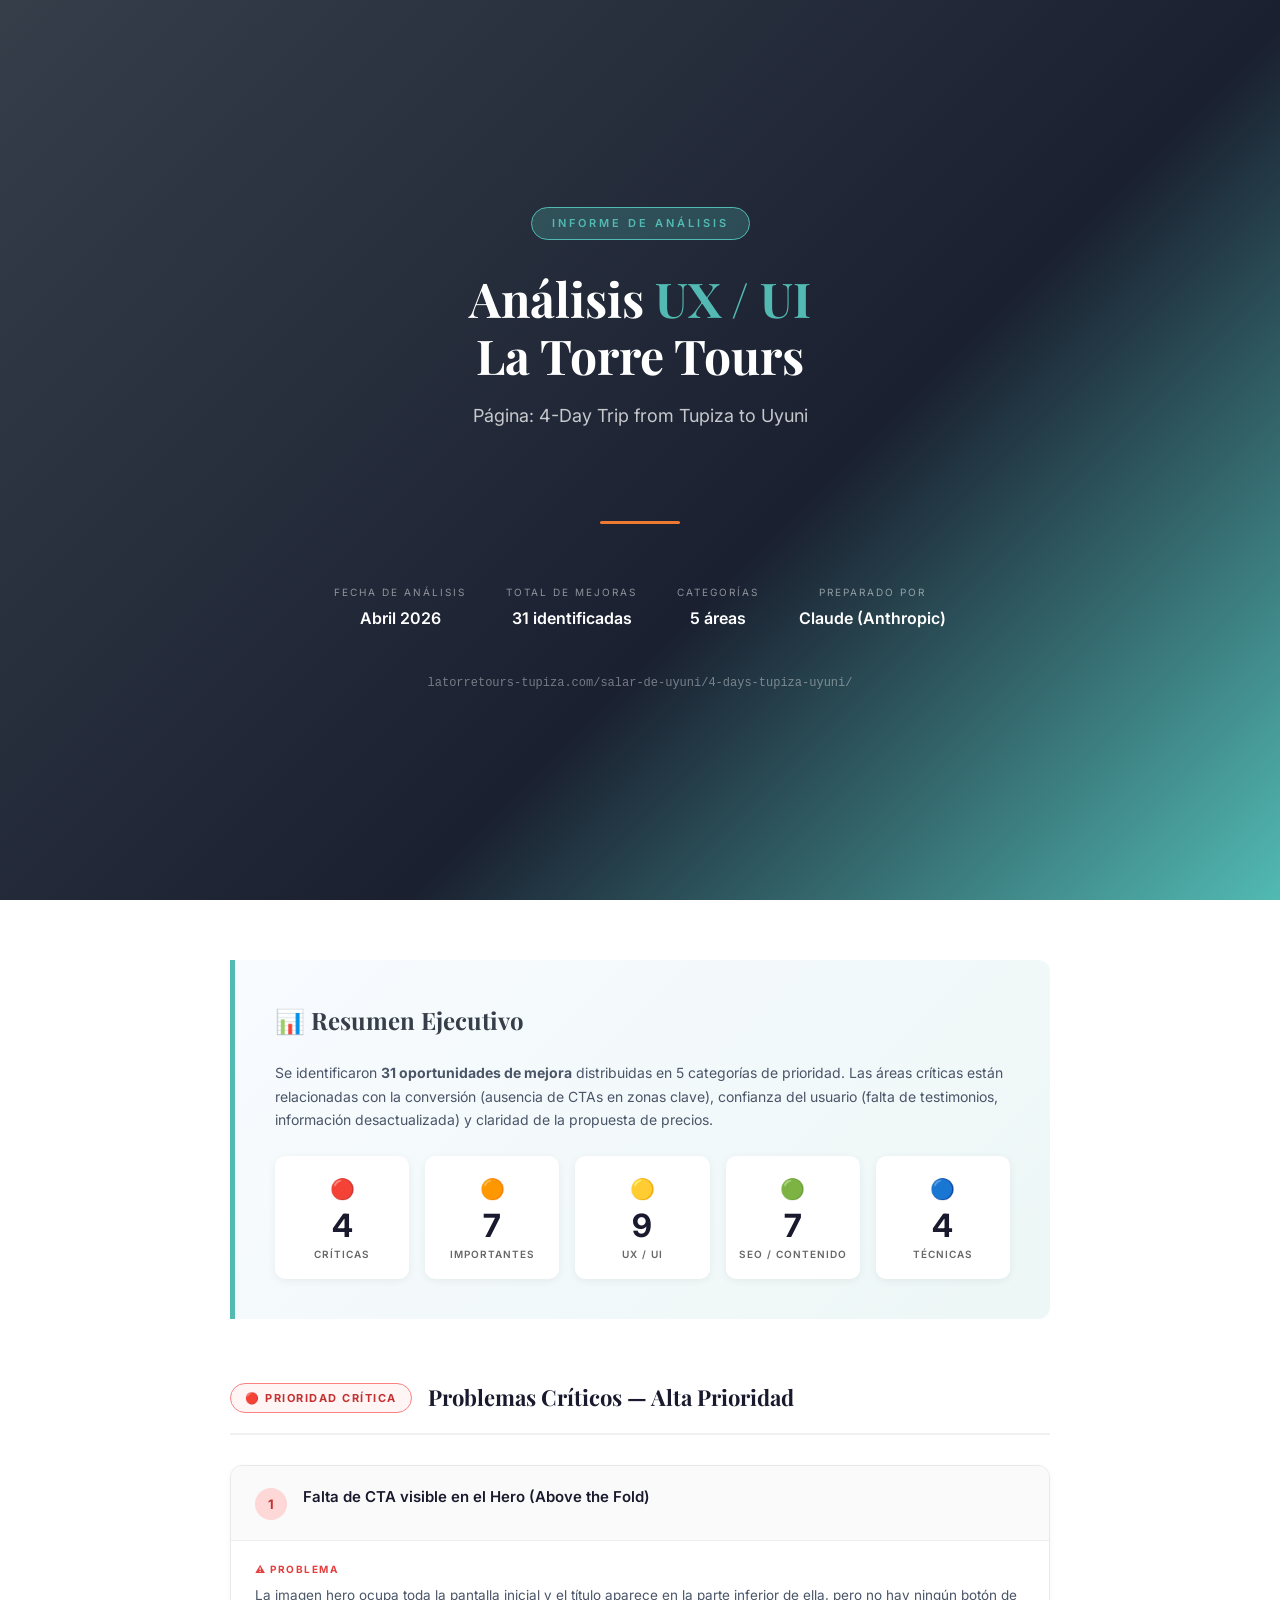
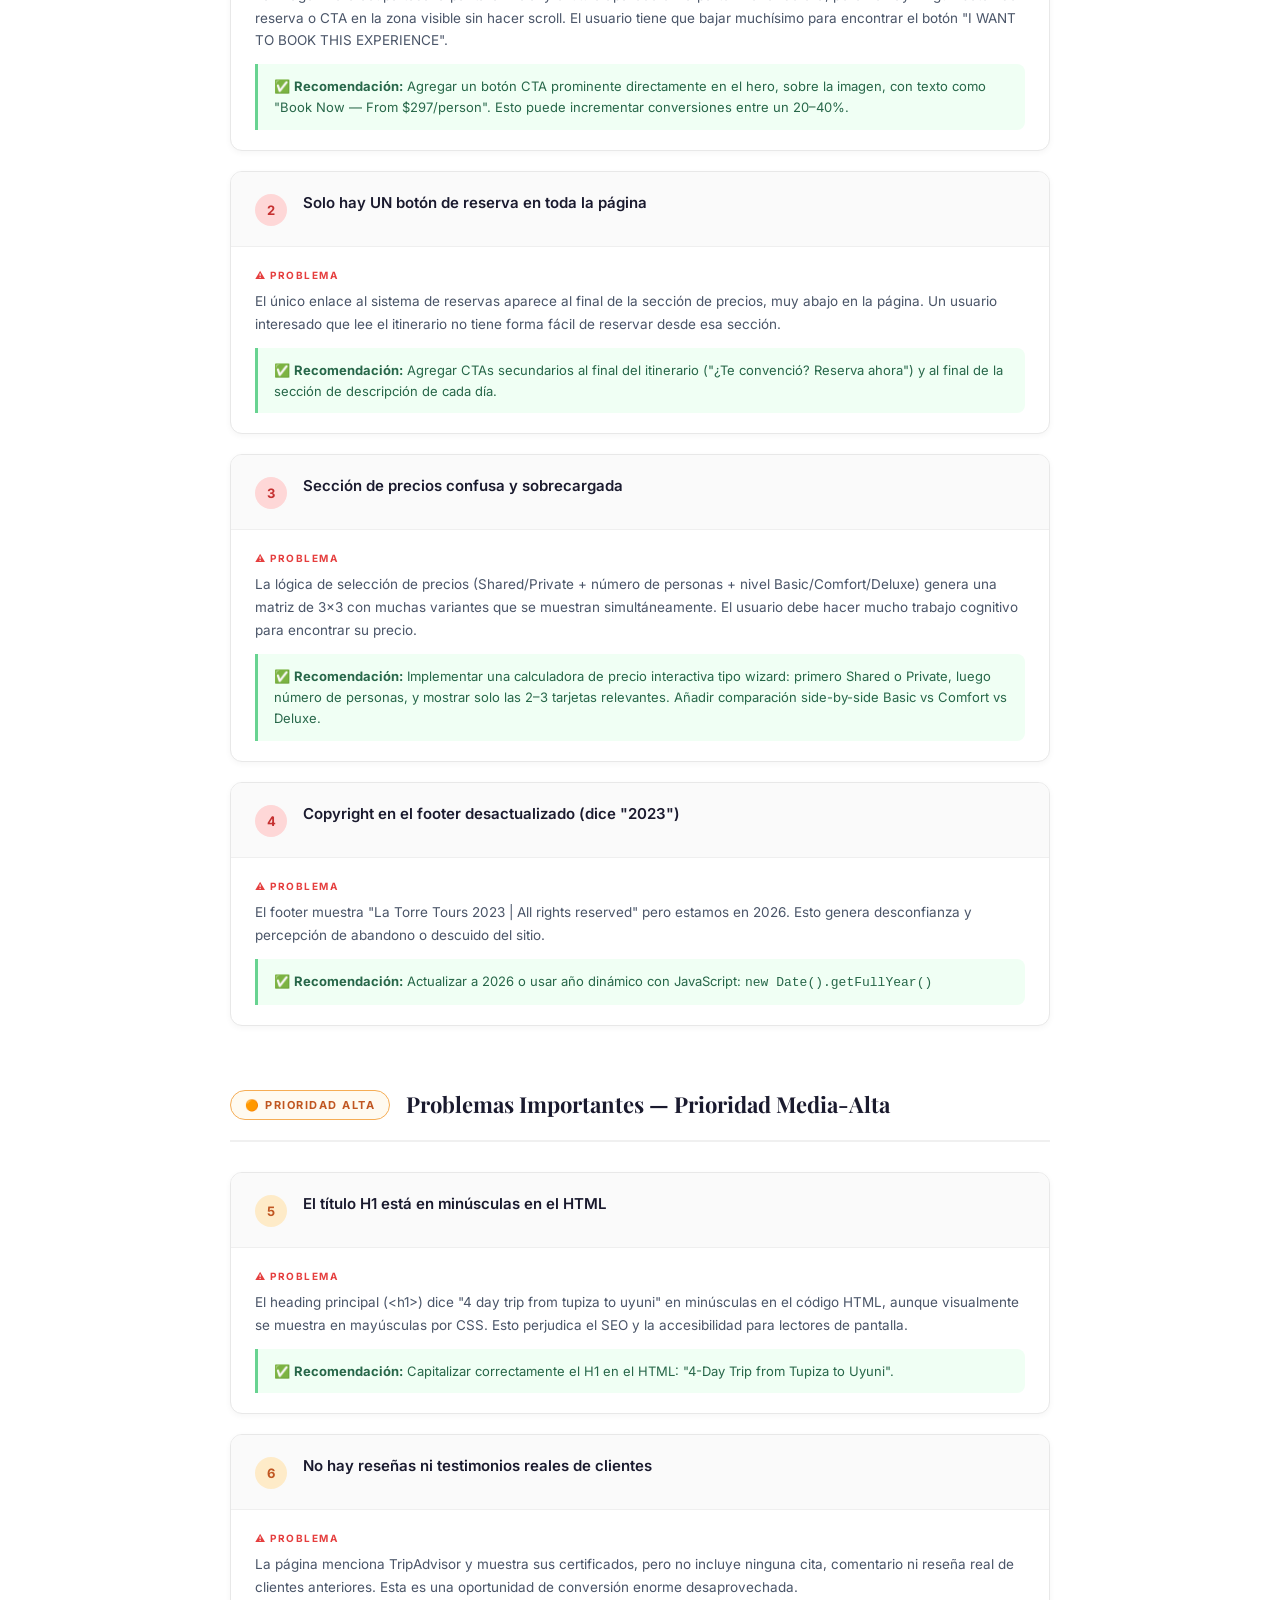
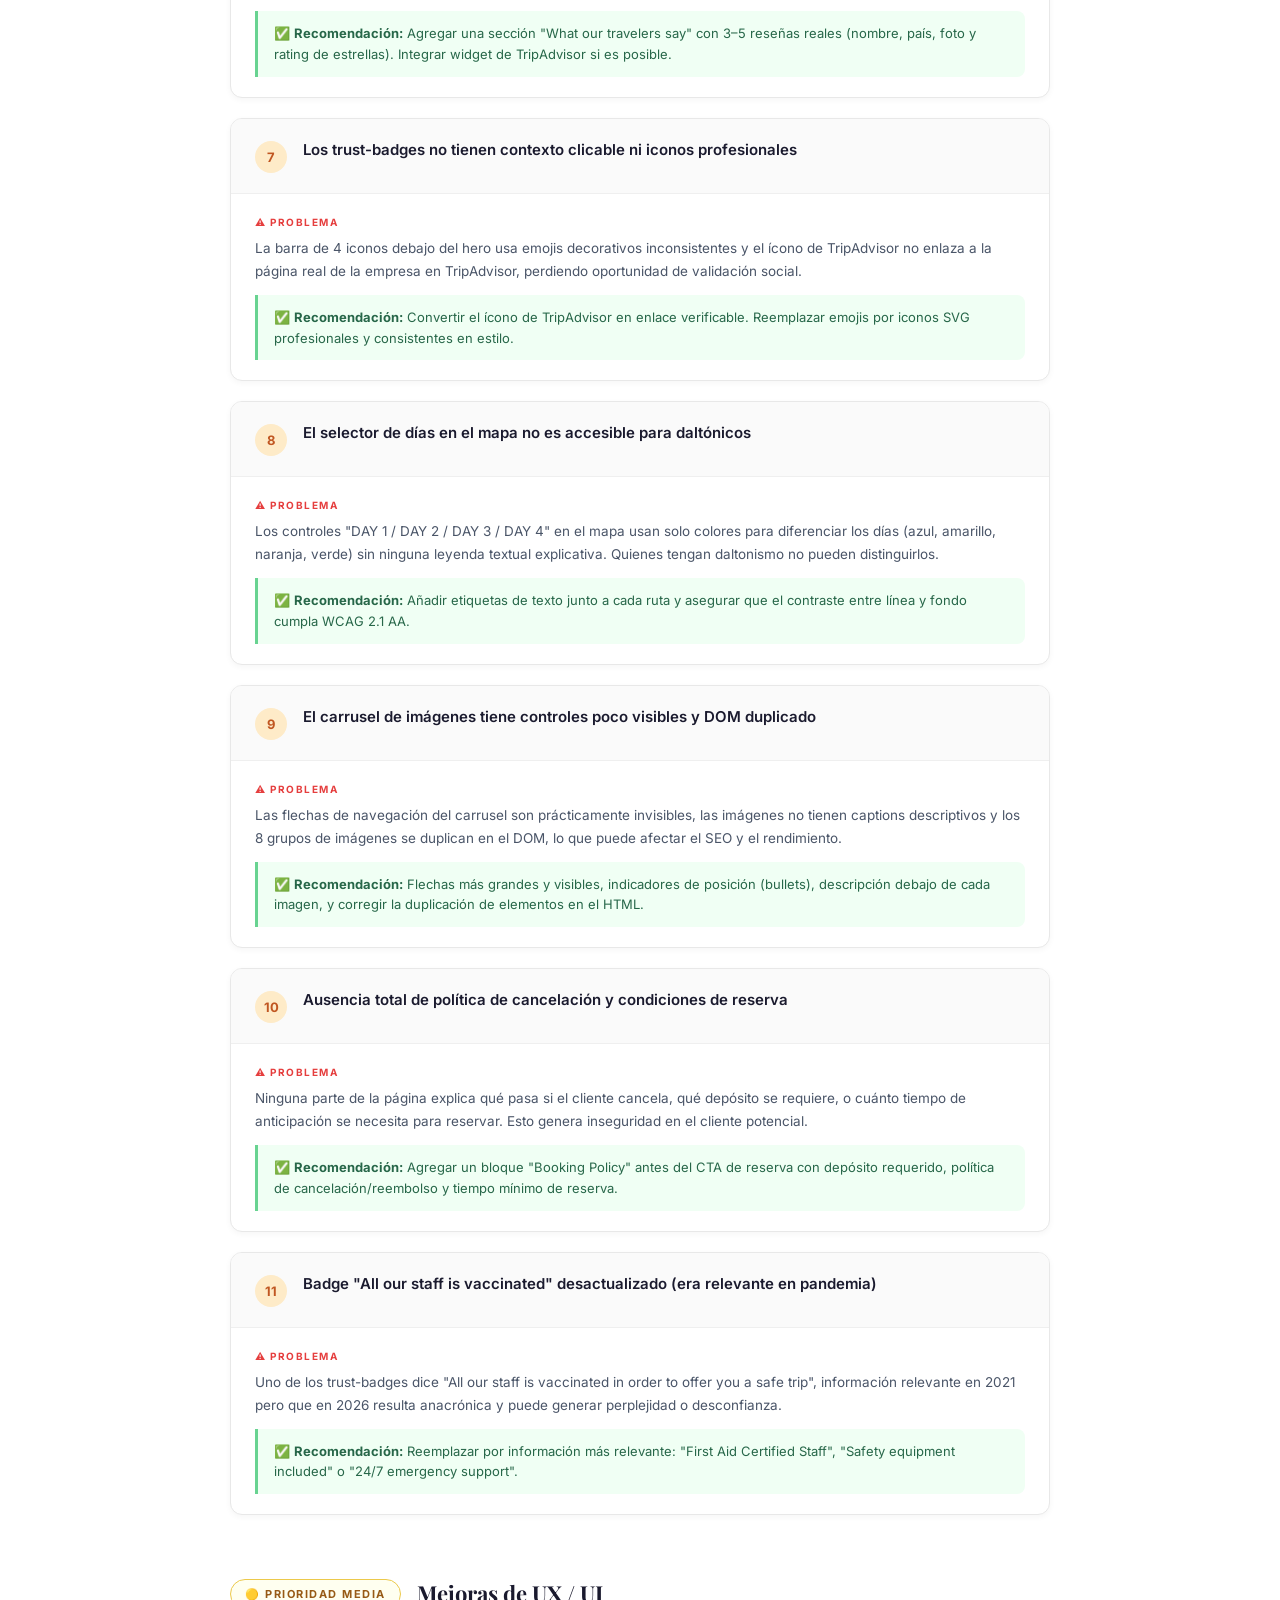
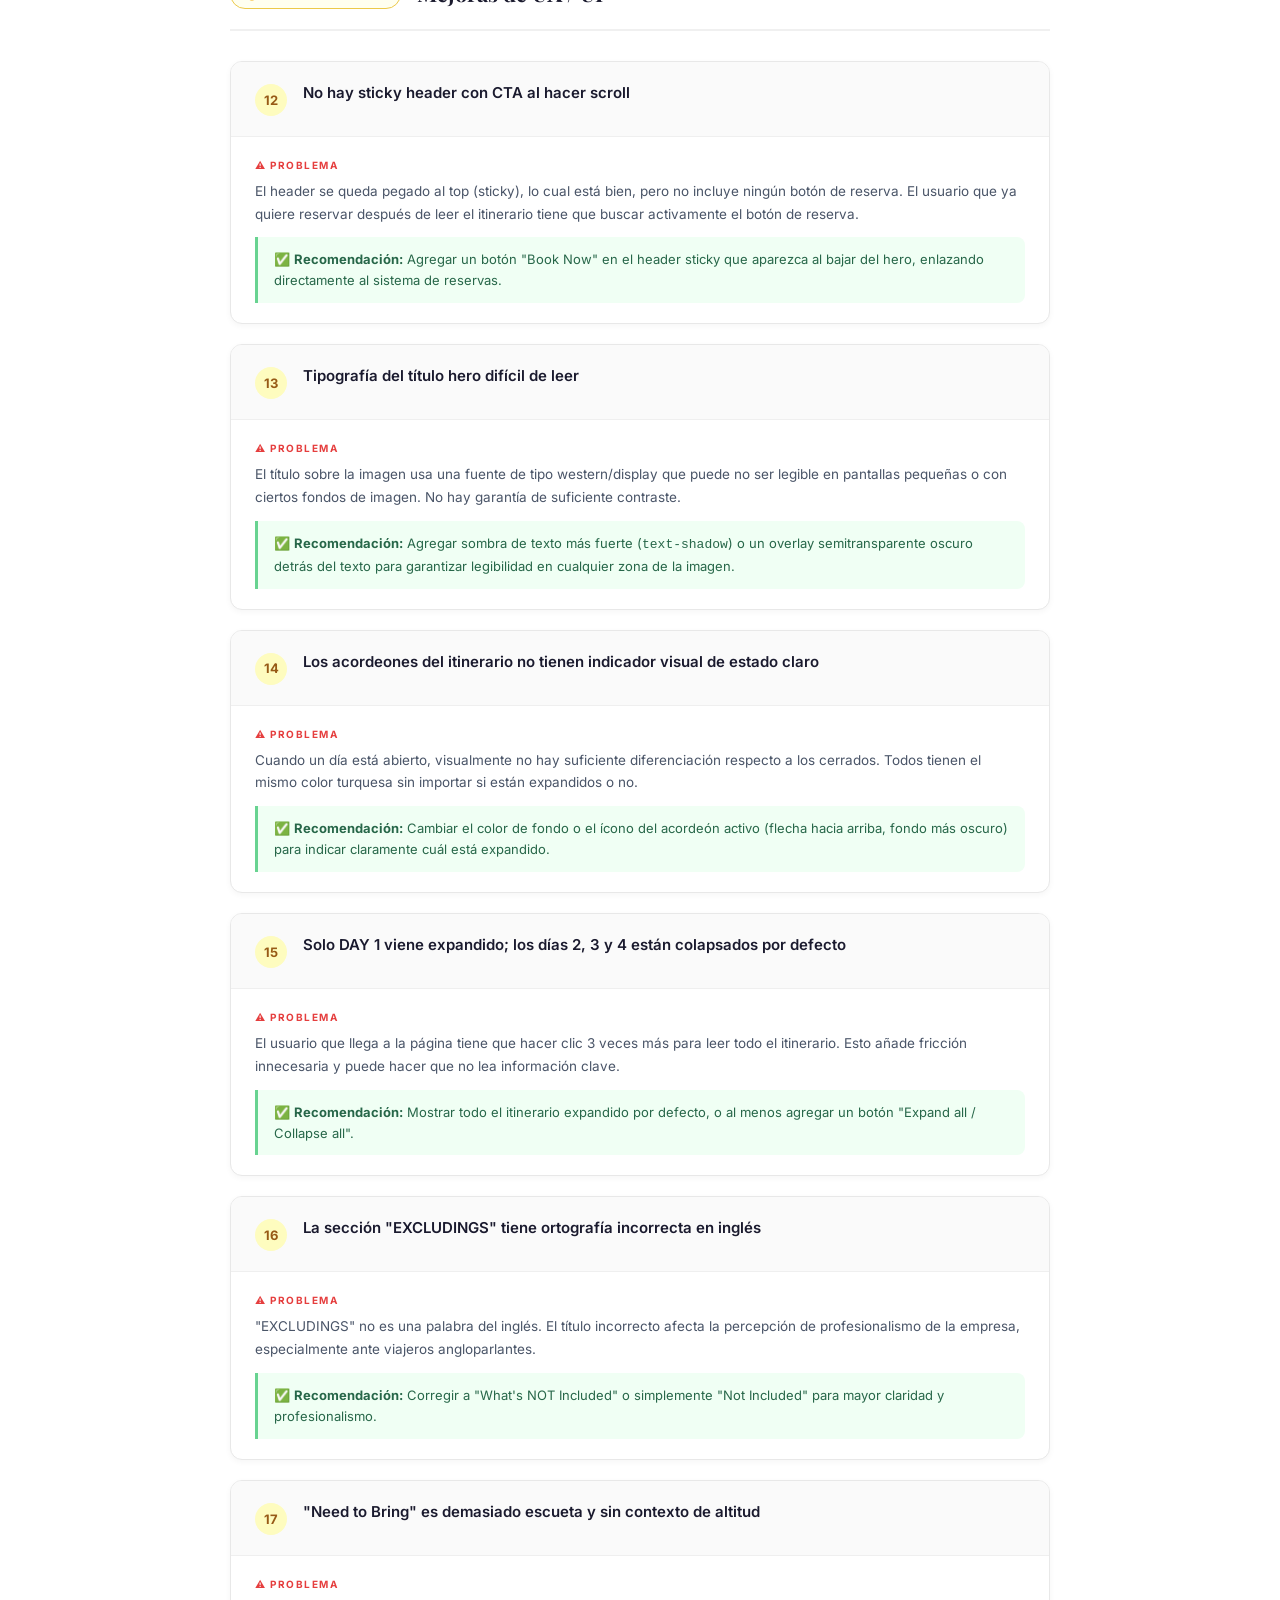
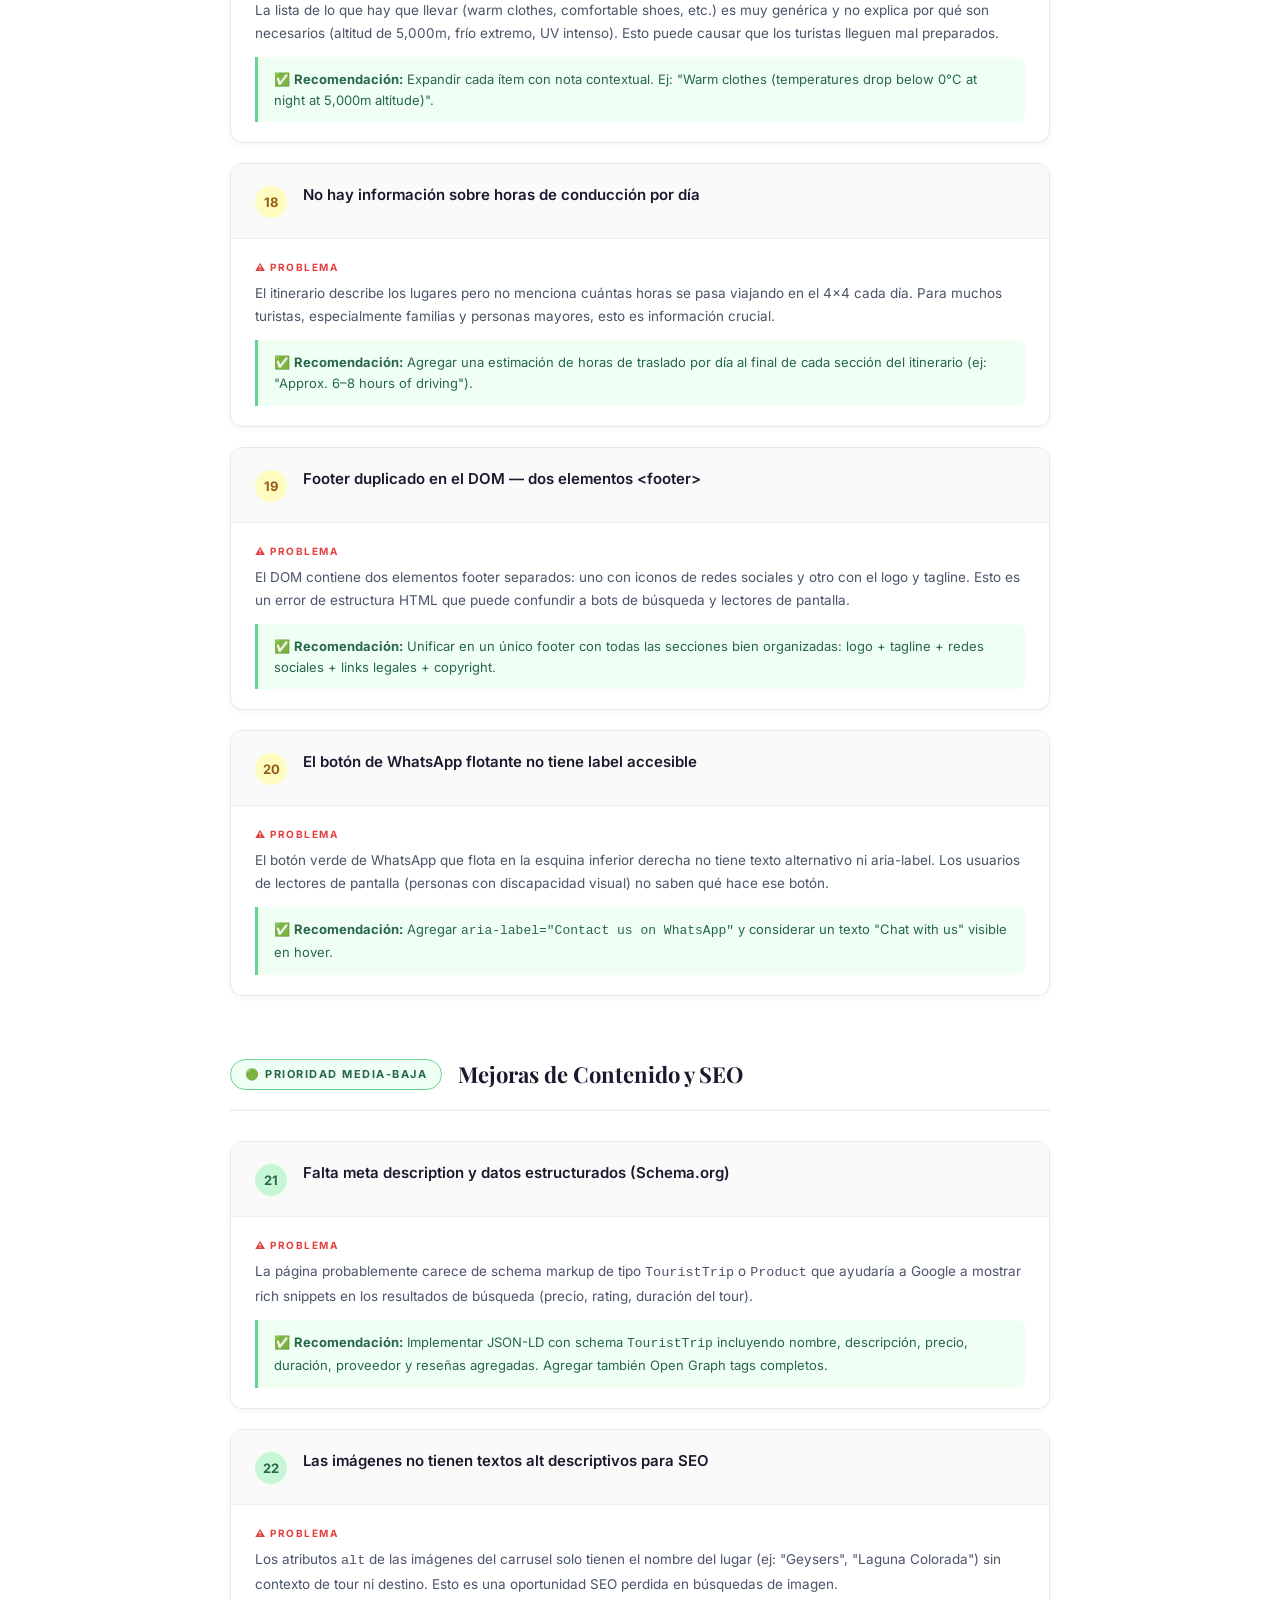
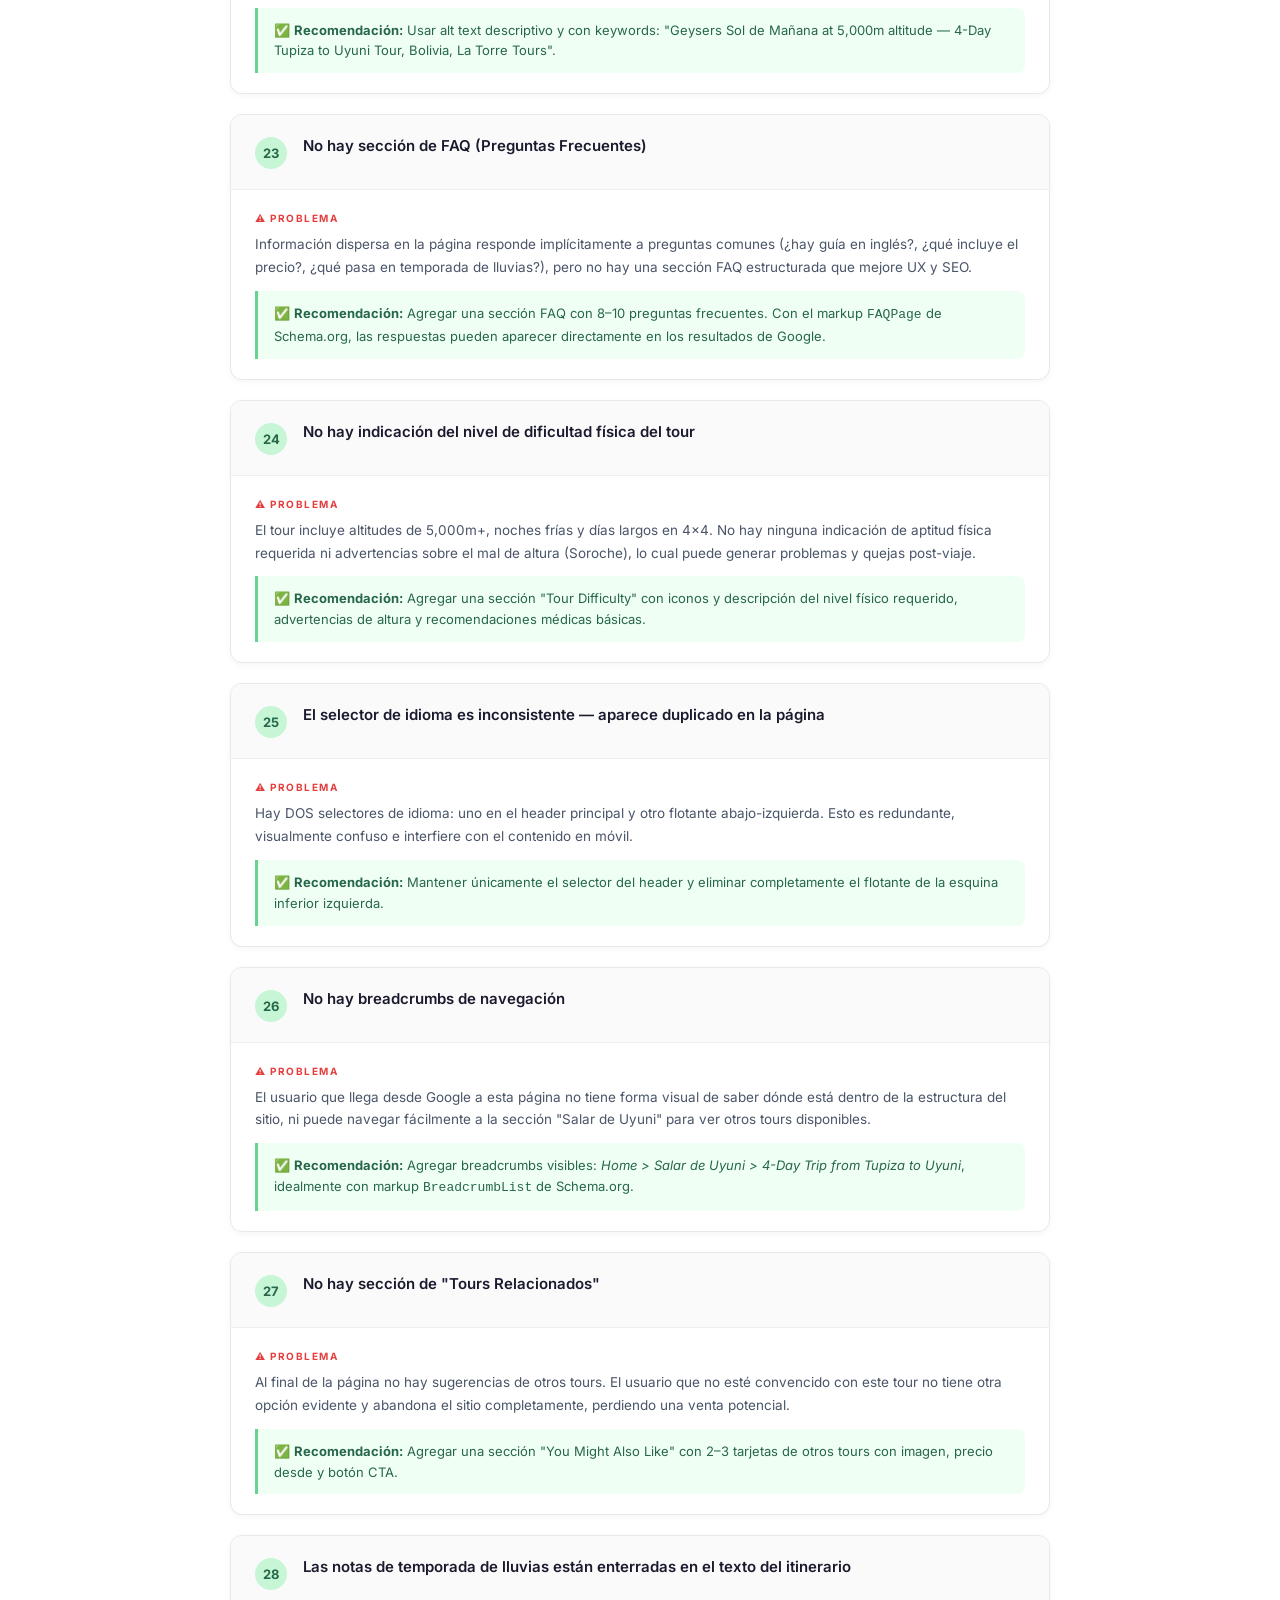
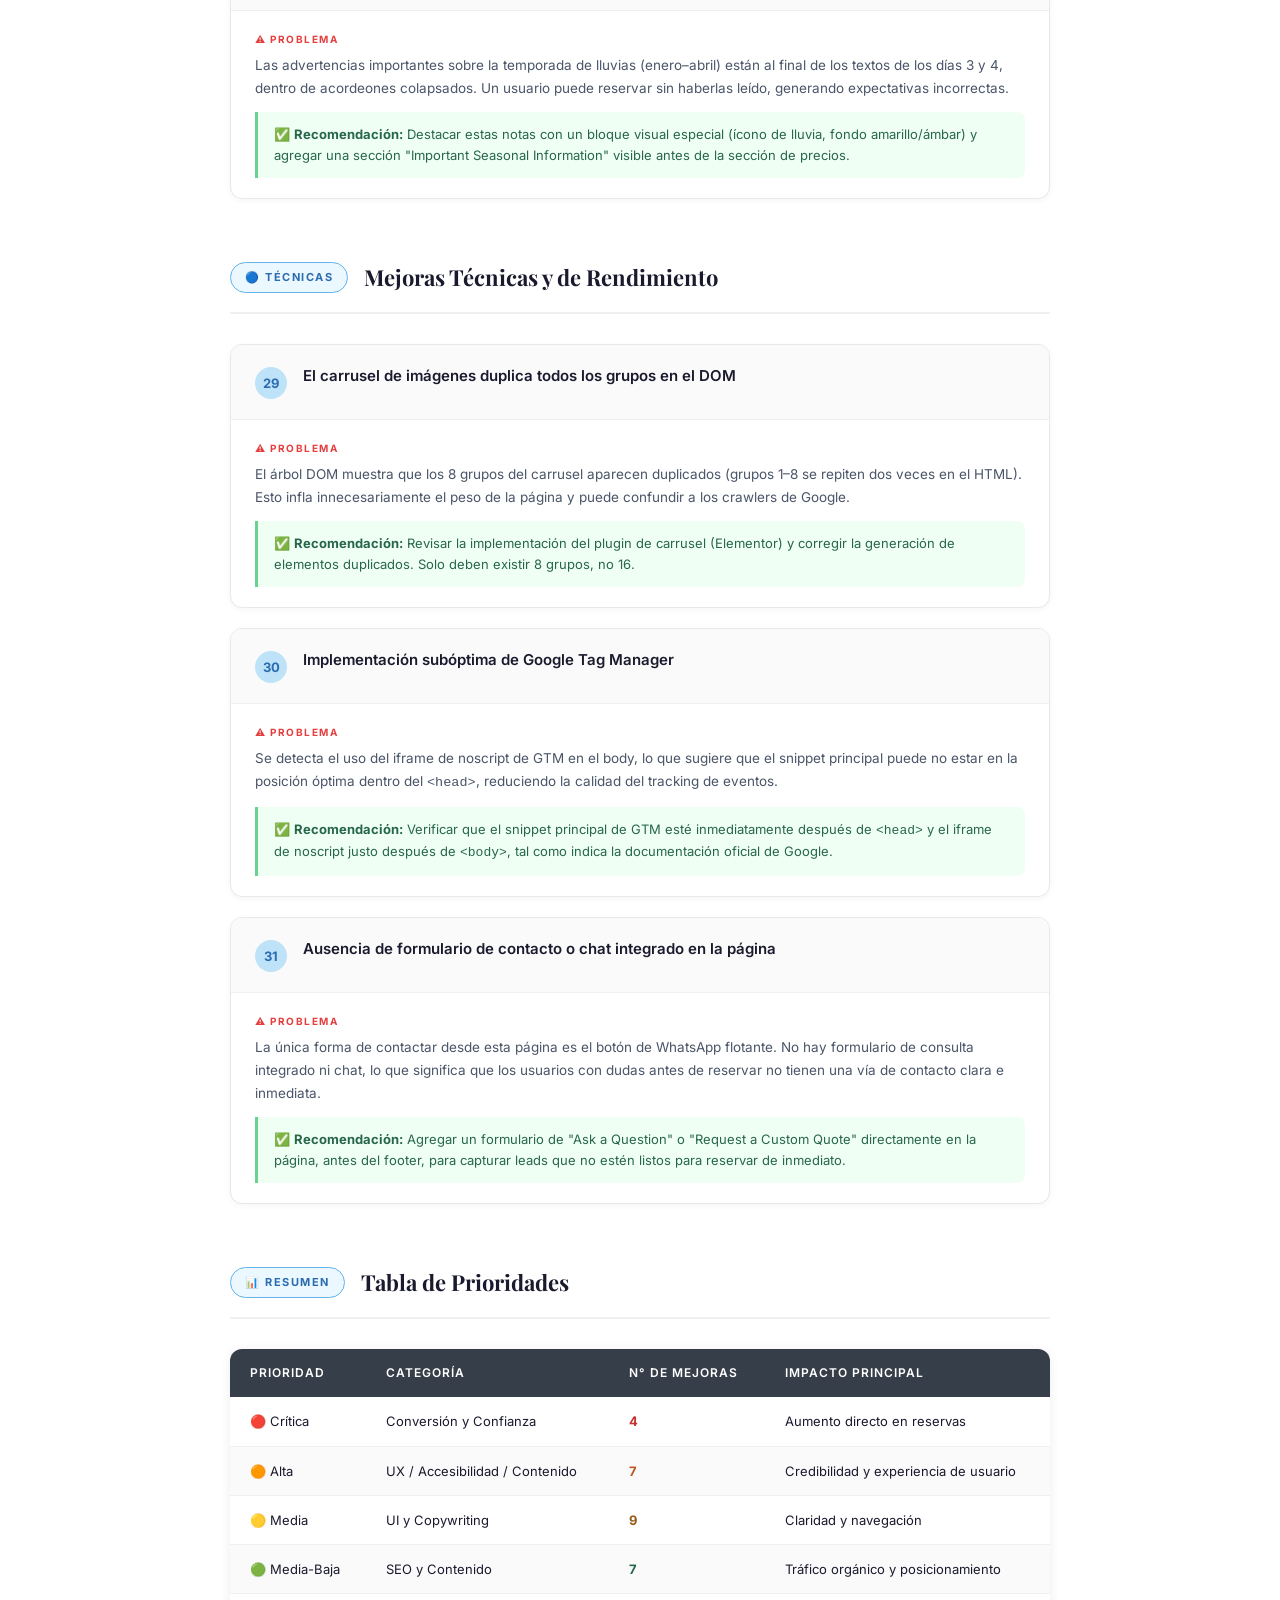
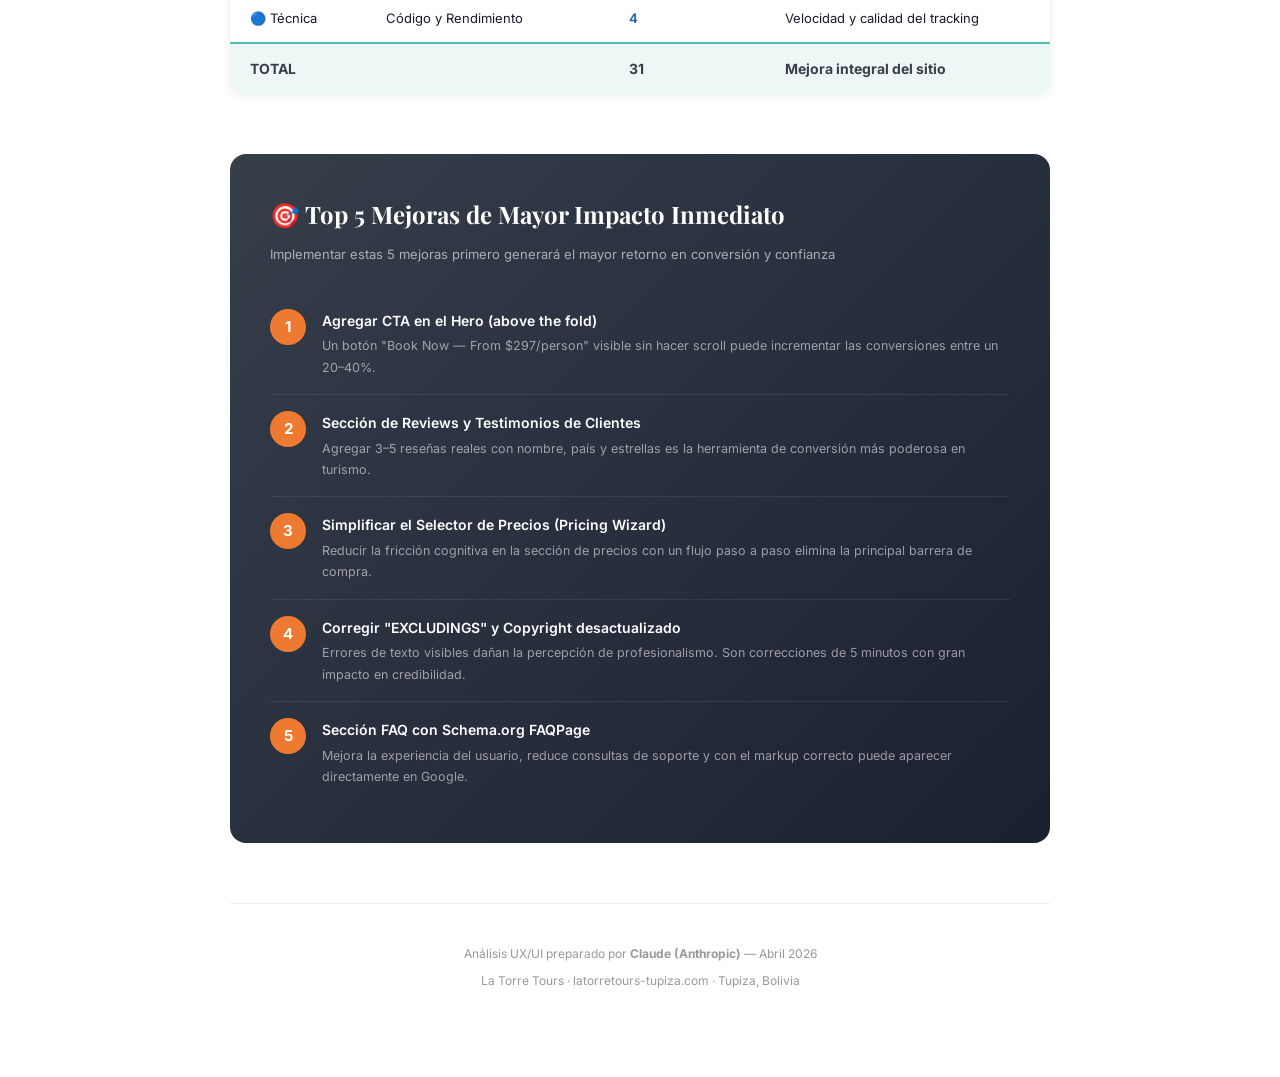
<file: Nueva carpeta con elementos/Mejoras Claude Chrome - Sonnet 4-6.html>
<!DOCTYPE html>
<html lang="es">
<head>
  <meta charset="UTF-8">
  <meta name="viewport" content="width=device-width, initial-scale=1.0">
  <title>Análisis UX/UI — La Torre Tours</title>
  <style>
    @import url('https://fonts.googleapis.com/css2?family=Inter:wght@300;400;500;600;700&family=Playfair+Display:wght@700&display=swap');

    * { margin: 0; padding: 0; box-sizing: border-box; }

    body {
      font-family: 'Inter', sans-serif;
      font-size: 14px;
      color: #1a1a2e;
      background: #fff;
      line-height: 1.7;
    }

    /* PORTADA */
    .cover {
      background: linear-gradient(135deg, #363E4A 0%, #1a2030 60%, #52BAB3 100%);
      color: white;
      min-height: 100vh;
      display: flex;
      flex-direction: column;
      justify-content: center;
      align-items: center;
      text-align: center;
      padding: 60px 40px;
      page-break-after: always;
    }
    .cover-badge {
      background: rgba(82,186,179,0.25);
      border: 1px solid #52BAB3;
      color: #52BAB3;
      font-size: 11px;
      font-weight: 600;
      letter-spacing: 3px;
      text-transform: uppercase;
      padding: 6px 20px;
      border-radius: 20px;
      margin-bottom: 30px;
    }
    .cover h1 {
      font-family: 'Playfair Display', serif;
      font-size: 48px;
      font-weight: 700;
      line-height: 1.2;
      margin-bottom: 16px;
      max-width: 700px;
    }
    .cover h1 span { color: #52BAB3; }
    .cover .subtitle {
      font-size: 18px;
      color: rgba(255,255,255,0.75);
      margin-bottom: 50px;
      max-width: 500px;
    }
    .cover-meta {
      display: flex;
      gap: 40px;
      justify-content: center;
      flex-wrap: wrap;
      margin-top: 20px;
    }
    .cover-meta-item {
      text-align: center;
    }
    .cover-meta-item .label {
      font-size: 10px;
      letter-spacing: 2px;
      text-transform: uppercase;
      color: rgba(255,255,255,0.5);
      margin-bottom: 4px;
    }
    .cover-meta-item .value {
      font-size: 16px;
      font-weight: 600;
      color: white;
    }
    .cover-divider {
      width: 80px;
      height: 3px;
      background: #EE7930;
      margin: 40px auto;
      border-radius: 2px;
    }
    .cover-url {
      font-size: 12px;
      color: rgba(255,255,255,0.4);
      margin-top: 40px;
      font-family: monospace;
    }

    /* CONTENIDO GENERAL */
    .content {
      max-width: 900px;
      margin: 0 auto;
      padding: 60px 40px;
    }

    /* RESUMEN EJECUTIVO */
    .executive-summary {
      background: linear-gradient(135deg, #f8fbff 0%, #edf7f6 100%);
      border-left: 5px solid #52BAB3;
      border-radius: 0 12px 12px 0;
      padding: 40px;
      margin-bottom: 60px;
    }
    .executive-summary h2 {
      font-family: 'Playfair Display', serif;
      font-size: 24px;
      color: #363E4A;
      margin-bottom: 20px;
    }
    .summary-grid {
      display: grid;
      grid-template-columns: repeat(5, 1fr);
      gap: 16px;
      margin-top: 24px;
    }
    .summary-card {
      background: white;
      border-radius: 10px;
      padding: 16px 12px;
      text-align: center;
      box-shadow: 0 2px 8px rgba(0,0,0,0.06);
    }
    .summary-card .num {
      font-size: 32px;
      font-weight: 700;
      line-height: 1;
      margin-bottom: 4px;
    }
    .summary-card .cat {
      font-size: 10px;
      font-weight: 600;
      text-transform: uppercase;
      letter-spacing: 1px;
      color: #666;
    }
    .summary-card .dot { font-size: 20px; margin-bottom: 4px; }
    .c-red .num { color: #E53E3E; }
    .c-orange .num { color: #EE7930; }
    .c-yellow .num { color: #D69E2E; }
    .c-green .num { color: #38A169; }
    .c-blue .num { color: #2191CE; }

    /* SECCIONES */
    .section {
      margin-bottom: 60px;
      page-break-inside: avoid;
    }
    .section-header {
      display: flex;
      align-items: center;
      gap: 16px;
      margin-bottom: 30px;
      padding-bottom: 16px;
      border-bottom: 2px solid #f0f0f0;
    }
    .priority-badge {
      display: inline-flex;
      align-items: center;
      gap: 6px;
      font-size: 11px;
      font-weight: 700;
      letter-spacing: 1.5px;
      text-transform: uppercase;
      padding: 5px 14px;
      border-radius: 20px;
      white-space: nowrap;
    }
    .badge-red { background: #FFF5F5; color: #C53030; border: 1px solid #FC8181; }
    .badge-orange { background: #FFFAF0; color: #C05621; border: 1px solid #F6AD55; }
    .badge-yellow { background: #FFFFF0; color: #975A16; border: 1px solid #ECC94B; }
    .badge-green { background: #F0FFF4; color: #276749; border: 1px solid #68D391; }
    .badge-blue { background: #EBF8FF; color: #2B6CB0; border: 1px solid #63B3ED; }

    .section-title {
      font-family: 'Playfair Display', serif;
      font-size: 22px;
      color: #1a1a2e;
    }

    /* TARJETAS DE MEJORA */
    .issue-card {
      background: #fff;
      border: 1px solid #E8E8E8;
      border-radius: 12px;
      margin-bottom: 20px;
      overflow: hidden;
      box-shadow: 0 2px 6px rgba(0,0,0,0.04);
      page-break-inside: avoid;
    }
    .issue-header {
      display: flex;
      align-items: flex-start;
      gap: 16px;
      padding: 20px 24px;
      background: #FAFAFA;
      border-bottom: 1px solid #EFEFEF;
    }
    .issue-number {
      width: 32px;
      height: 32px;
      border-radius: 50%;
      display: flex;
      align-items: center;
      justify-content: center;
      font-weight: 700;
      font-size: 13px;
      flex-shrink: 0;
      margin-top: 2px;
    }
    .num-red { background: #FED7D7; color: #C53030; }
    .num-orange { background: #FEEBC8; color: #C05621; }
    .num-yellow { background: #FEFCBF; color: #975A16; }
    .num-green { background: #C6F6D5; color: #276749; }
    .num-blue { background: #BEE3F8; color: #2B6CB0; }

    .issue-title {
      font-size: 15px;
      font-weight: 600;
      color: #1a1a2e;
      line-height: 1.4;
    }
    .issue-body {
      padding: 20px 24px;
    }
    .issue-label {
      font-size: 10px;
      font-weight: 700;
      letter-spacing: 1.5px;
      text-transform: uppercase;
      margin-bottom: 6px;
      margin-top: 14px;
    }
    .issue-label:first-child { margin-top: 0; }
    .label-problem { color: #E53E3E; }
    .label-solution { color: #38A169; }
    .issue-text {
      font-size: 13.5px;
      color: #4A5568;
      line-height: 1.7;
    }
    .issue-rec {
      background: #F0FFF4;
      border-left: 3px solid #68D391;
      border-radius: 0 8px 8px 0;
      padding: 12px 16px;
      font-size: 13px;
      color: #276749;
      margin-top: 12px;
      line-height: 1.6;
    }

    /* TABLA RESUMEN FINAL */
    .summary-table {
      width: 100%;
      border-collapse: collapse;
      border-radius: 12px;
      overflow: hidden;
      box-shadow: 0 2px 12px rgba(0,0,0,0.07);
    }
    .summary-table thead tr {
      background: #363E4A;
      color: white;
    }
    .summary-table th {
      padding: 14px 20px;
      text-align: left;
      font-size: 12px;
      font-weight: 600;
      letter-spacing: 1px;
      text-transform: uppercase;
    }
    .summary-table td {
      padding: 13px 20px;
      font-size: 13px;
      border-bottom: 1px solid #F0F0F0;
      vertical-align: middle;
    }
    .summary-table tr:last-child td { border-bottom: none; }
    .summary-table tr:nth-child(even) td { background: #FAFAFA; }
    .summary-table .total-row td {
      background: #EDF7F6 !important;
      font-weight: 700;
      color: #363E4A;
      font-size: 14px;
      border-top: 2px solid #52BAB3;
    }

    /* TOP 5 */
    .top5 {
      background: linear-gradient(135deg, #363E4A, #1a2030);
      color: white;
      border-radius: 16px;
      padding: 40px;
      margin-top: 60px;
      margin-bottom: 60px;
    }
    .top5 h2 {
      font-family: 'Playfair Display', serif;
      font-size: 24px;
      margin-bottom: 8px;
    }
    .top5 .sub { color: rgba(255,255,255,0.6); font-size: 13px; margin-bottom: 28px; }
    .top5-item {
      display: flex;
      align-items: flex-start;
      gap: 16px;
      padding: 16px 0;
      border-bottom: 1px solid rgba(255,255,255,0.08);
    }
    .top5-item:last-child { border-bottom: none; }
    .top5-num {
      width: 36px;
      height: 36px;
      background: #EE7930;
      border-radius: 50%;
      display: flex;
      align-items: center;
      justify-content: center;
      font-weight: 700;
      font-size: 15px;
      flex-shrink: 0;
    }
    .top5-content .t { font-weight: 600; font-size: 14px; margin-bottom: 3px; }
    .top5-content .d { color: rgba(255,255,255,0.55); font-size: 12.5px; }

    /* SEPARADOR DE PÁGINAS */
    .page-break { page-break-before: always; }

    /* FOOTER DEL DOC */
    .doc-footer {
      text-align: center;
      padding: 40px;
      border-top: 1px solid #eee;
      color: #999;
      font-size: 12px;
      margin-top: 60px;
    }

    /* PRINT */
    @media print {
      body { font-size: 12px; }
      .cover { min-height: 100vh; }
      .content { padding: 40px 30px; }
      .issue-card { box-shadow: none; border: 1px solid #ddd; }
      @page { margin: 1cm; }
    }
  </style>
</head>
<body>

<!-- ===================== PORTADA ===================== -->
<div class="cover">
  <div class="cover-badge">Informe de Análisis</div>
  <h1>Análisis <span>UX / UI</span><br>La Torre Tours</h1>
  <p class="subtitle">Página: 4-Day Trip from Tupiza to Uyuni</p>
  <div class="cover-divider"></div>
  <div class="cover-meta">
    <div class="cover-meta-item">
      <div class="label">Fecha de análisis</div>
      <div class="value">Abril 2026</div>
    </div>
    <div class="cover-meta-item">
      <div class="label">Total de mejoras</div>
      <div class="value">31 identificadas</div>
    </div>
    <div class="cover-meta-item">
      <div class="label">Categorías</div>
      <div class="value">5 áreas</div>
    </div>
    <div class="cover-meta-item">
      <div class="label">Preparado por</div>
      <div class="value">Claude (Anthropic)</div>
    </div>
  </div>
  <p class="cover-url">latorretours-tupiza.com/salar-de-uyuni/4-days-tupiza-uyuni/</p>
</div>

<!-- ===================== CONTENIDO ===================== -->
<div class="content">

  <!-- RESUMEN EJECUTIVO -->
  <div class="executive-summary">
    <h2>📊 Resumen Ejecutivo</h2>
    <p style="color:#4A5568; font-size:14px;">Se identificaron <strong>31 oportunidades de mejora</strong> distribuidas en 5 categorías de prioridad. Las áreas críticas están relacionadas con la conversión (ausencia de CTAs en zonas clave), confianza del usuario (falta de testimonios, información desactualizada) y claridad de la propuesta de precios.</p>
    <div class="summary-grid">
      <div class="summary-card">
        <div class="dot">🔴</div>
        <div class="num c-red">4</div>
        <div class="cat">Críticas</div>
      </div>
      <div class="summary-card">
        <div class="dot">🟠</div>
        <div class="num c-orange">7</div>
        <div class="cat">Importantes</div>
      </div>
      <div class="summary-card">
        <div class="dot">🟡</div>
        <div class="num c-yellow">9</div>
        <div class="cat">UX / UI</div>
      </div>
      <div class="summary-card">
        <div class="dot">🟢</div>
        <div class="num c-green">7</div>
        <div class="cat">SEO / Contenido</div>
      </div>
      <div class="summary-card">
        <div class="dot">🔵</div>
        <div class="num c-blue">4</div>
        <div class="cat">Técnicas</div>
      </div>
    </div>
  </div>

  <!-- ===== SECCIÓN 1: CRÍTICOS ===== -->
  <div class="section">
    <div class="section-header">
      <span class="priority-badge badge-red">🔴 Prioridad Crítica</span>
      <h2 class="section-title">Problemas Críticos — Alta Prioridad</h2>
    </div>

    <!-- 1 -->
    <div class="issue-card">
      <div class="issue-header">
        <div class="issue-number num-red">1</div>
        <div class="issue-title">Falta de CTA visible en el Hero (Above the Fold)</div>
      </div>
      <div class="issue-body">
        <div class="issue-label label-problem">⚠ Problema</div>
        <p class="issue-text">La imagen hero ocupa toda la pantalla inicial y el título aparece en la parte inferior de ella, pero no hay ningún botón de reserva o CTA en la zona visible sin hacer scroll. El usuario tiene que bajar muchísimo para encontrar el botón "I WANT TO BOOK THIS EXPERIENCE".</p>
        <div class="issue-rec">
          ✅ <strong>Recomendación:</strong> Agregar un botón CTA prominente directamente en el hero, sobre la imagen, con texto como "Book Now — From $297/person". Esto puede incrementar conversiones entre un 20–40%.
        </div>
      </div>
    </div>

    <!-- 2 -->
    <div class="issue-card">
      <div class="issue-header">
        <div class="issue-number num-red">2</div>
        <div class="issue-title">Solo hay UN botón de reserva en toda la página</div>
      </div>
      <div class="issue-body">
        <div class="issue-label label-problem">⚠ Problema</div>
        <p class="issue-text">El único enlace al sistema de reservas aparece al final de la sección de precios, muy abajo en la página. Un usuario interesado que lee el itinerario no tiene forma fácil de reservar desde esa sección.</p>
        <div class="issue-rec">
          ✅ <strong>Recomendación:</strong> Agregar CTAs secundarios al final del itinerario ("¿Te convenció? Reserva ahora") y al final de la sección de descripción de cada día.
        </div>
      </div>
    </div>

    <!-- 3 -->
    <div class="issue-card">
      <div class="issue-header">
        <div class="issue-number num-red">3</div>
        <div class="issue-title">Sección de precios confusa y sobrecargada</div>
      </div>
      <div class="issue-body">
        <div class="issue-label label-problem">⚠ Problema</div>
        <p class="issue-text">La lógica de selección de precios (Shared/Private + número de personas + nivel Basic/Comfort/Deluxe) genera una matriz de 3×3 con muchas variantes que se muestran simultáneamente. El usuario debe hacer mucho trabajo cognitivo para encontrar su precio.</p>
        <div class="issue-rec">
          ✅ <strong>Recomendación:</strong> Implementar una calculadora de precio interactiva tipo wizard: primero Shared o Private, luego número de personas, y mostrar solo las 2–3 tarjetas relevantes. Añadir comparación side-by-side Basic vs Comfort vs Deluxe.
        </div>
      </div>
    </div>

    <!-- 4 -->
    <div class="issue-card">
      <div class="issue-header">
        <div class="issue-number num-red">4</div>
        <div class="issue-title">Copyright en el footer desactualizado (dice "2023")</div>
      </div>
      <div class="issue-body">
        <div class="issue-label label-problem">⚠ Problema</div>
        <p class="issue-text">El footer muestra "La Torre Tours 2023 | All rights reserved" pero estamos en 2026. Esto genera desconfianza y percepción de abandono o descuido del sitio.</p>
        <div class="issue-rec">
          ✅ <strong>Recomendación:</strong> Actualizar a 2026 o usar año dinámico con JavaScript: <code>new Date().getFullYear()</code>
        </div>
      </div>
    </div>
  </div>

  <!-- ===== SECCIÓN 2: IMPORTANTES ===== -->
  <div class="section page-break">
    <div class="section-header">
      <span class="priority-badge badge-orange">🟠 Prioridad Alta</span>
      <h2 class="section-title">Problemas Importantes — Prioridad Media-Alta</h2>
    </div>

    <!-- 5 -->
    <div class="issue-card">
      <div class="issue-header">
        <div class="issue-number num-orange">5</div>
        <div class="issue-title">El título H1 está en minúsculas en el HTML</div>
      </div>
      <div class="issue-body">
        <div class="issue-label label-problem">⚠ Problema</div>
        <p class="issue-text">El heading principal (&lt;h1&gt;) dice "4 day trip from tupiza to uyuni" en minúsculas en el código HTML, aunque visualmente se muestra en mayúsculas por CSS. Esto perjudica el SEO y la accesibilidad para lectores de pantalla.</p>
        <div class="issue-rec">
          ✅ <strong>Recomendación:</strong> Capitalizar correctamente el H1 en el HTML: "4-Day Trip from Tupiza to Uyuni".
        </div>
      </div>
    </div>

    <!-- 6 -->
    <div class="issue-card">
      <div class="issue-header">
        <div class="issue-number num-orange">6</div>
        <div class="issue-title">No hay reseñas ni testimonios reales de clientes</div>
      </div>
      <div class="issue-body">
        <div class="issue-label label-problem">⚠ Problema</div>
        <p class="issue-text">La página menciona TripAdvisor y muestra sus certificados, pero no incluye ninguna cita, comentario ni reseña real de clientes anteriores. Esta es una oportunidad de conversión enorme desaprovechada.</p>
        <div class="issue-rec">
          ✅ <strong>Recomendación:</strong> Agregar una sección "What our travelers say" con 3–5 reseñas reales (nombre, país, foto y rating de estrellas). Integrar widget de TripAdvisor si es posible.
        </div>
      </div>
    </div>

    <!-- 7 -->
    <div class="issue-card">
      <div class="issue-header">
        <div class="issue-number num-orange">7</div>
        <div class="issue-title">Los trust-badges no tienen contexto clicable ni iconos profesionales</div>
      </div>
      <div class="issue-body">
        <div class="issue-label label-problem">⚠ Problema</div>
        <p class="issue-text">La barra de 4 iconos debajo del hero usa emojis decorativos inconsistentes y el ícono de TripAdvisor no enlaza a la página real de la empresa en TripAdvisor, perdiendo oportunidad de validación social.</p>
        <div class="issue-rec">
          ✅ <strong>Recomendación:</strong> Convertir el ícono de TripAdvisor en enlace verificable. Reemplazar emojis por iconos SVG profesionales y consistentes en estilo.
        </div>
      </div>
    </div>

    <!-- 8 -->
    <div class="issue-card">
      <div class="issue-header">
        <div class="issue-number num-orange">8</div>
        <div class="issue-title">El selector de días en el mapa no es accesible para daltónicos</div>
      </div>
      <div class="issue-body">
        <div class="issue-label label-problem">⚠ Problema</div>
        <p class="issue-text">Los controles "DAY 1 / DAY 2 / DAY 3 / DAY 4" en el mapa usan solo colores para diferenciar los días (azul, amarillo, naranja, verde) sin ninguna leyenda textual explicativa. Quienes tengan daltonismo no pueden distinguirlos.</p>
        <div class="issue-rec">
          ✅ <strong>Recomendación:</strong> Añadir etiquetas de texto junto a cada ruta y asegurar que el contraste entre línea y fondo cumpla WCAG 2.1 AA.
        </div>
      </div>
    </div>

    <!-- 9 -->
    <div class="issue-card">
      <div class="issue-header">
        <div class="issue-number num-orange">9</div>
        <div class="issue-title">El carrusel de imágenes tiene controles poco visibles y DOM duplicado</div>
      </div>
      <div class="issue-body">
        <div class="issue-label label-problem">⚠ Problema</div>
        <p class="issue-text">Las flechas de navegación del carrusel son prácticamente invisibles, las imágenes no tienen captions descriptivos y los 8 grupos de imágenes se duplican en el DOM, lo que puede afectar el SEO y el rendimiento.</p>
        <div class="issue-rec">
          ✅ <strong>Recomendación:</strong> Flechas más grandes y visibles, indicadores de posición (bullets), descripción debajo de cada imagen, y corregir la duplicación de elementos en el HTML.
        </div>
      </div>
    </div>

    <!-- 10 -->
    <div class="issue-card">
      <div class="issue-header">
        <div class="issue-number num-orange">10</div>
        <div class="issue-title">Ausencia total de política de cancelación y condiciones de reserva</div>
      </div>
      <div class="issue-body">
        <div class="issue-label label-problem">⚠ Problema</div>
        <p class="issue-text">Ninguna parte de la página explica qué pasa si el cliente cancela, qué depósito se requiere, o cuánto tiempo de anticipación se necesita para reservar. Esto genera inseguridad en el cliente potencial.</p>
        <div class="issue-rec">
          ✅ <strong>Recomendación:</strong> Agregar un bloque "Booking Policy" antes del CTA de reserva con depósito requerido, política de cancelación/reembolso y tiempo mínimo de reserva.
        </div>
      </div>
    </div>

    <!-- 11 -->
    <div class="issue-card">
      <div class="issue-header">
        <div class="issue-number num-orange">11</div>
        <div class="issue-title">Badge "All our staff is vaccinated" desactualizado (era relevante en pandemia)</div>
      </div>
      <div class="issue-body">
        <div class="issue-label label-problem">⚠ Problema</div>
        <p class="issue-text">Uno de los trust-badges dice "All our staff is vaccinated in order to offer you a safe trip", información relevante en 2021 pero que en 2026 resulta anacrónica y puede generar perplejidad o desconfianza.</p>
        <div class="issue-rec">
          ✅ <strong>Recomendación:</strong> Reemplazar por información más relevante: "First Aid Certified Staff", "Safety equipment included" o "24/7 emergency support".
        </div>
      </div>
    </div>
  </div>

  <!-- ===== SECCIÓN 3: UX/UI ===== -->
  <div class="section page-break">
    <div class="section-header">
      <span class="priority-badge badge-yellow">🟡 Prioridad Media</span>
      <h2 class="section-title">Mejoras de UX / UI</h2>
    </div>

    <!-- 12 -->
    <div class="issue-card">
      <div class="issue-header">
        <div class="issue-number num-yellow">12</div>
        <div class="issue-title">No hay sticky header con CTA al hacer scroll</div>
      </div>
      <div class="issue-body">
        <div class="issue-label label-problem">⚠ Problema</div>
        <p class="issue-text">El header se queda pegado al top (sticky), lo cual está bien, pero no incluye ningún botón de reserva. El usuario que ya quiere reservar después de leer el itinerario tiene que buscar activamente el botón de reserva.</p>
        <div class="issue-rec">
          ✅ <strong>Recomendación:</strong> Agregar un botón "Book Now" en el header sticky que aparezca al bajar del hero, enlazando directamente al sistema de reservas.
        </div>
      </div>
    </div>

    <!-- 13 -->
    <div class="issue-card">
      <div class="issue-header">
        <div class="issue-number num-yellow">13</div>
        <div class="issue-title">Tipografía del título hero difícil de leer</div>
      </div>
      <div class="issue-body">
        <div class="issue-label label-problem">⚠ Problema</div>
        <p class="issue-text">El título sobre la imagen usa una fuente de tipo western/display que puede no ser legible en pantallas pequeñas o con ciertos fondos de imagen. No hay garantía de suficiente contraste.</p>
        <div class="issue-rec">
          ✅ <strong>Recomendación:</strong> Agregar sombra de texto más fuerte (<code>text-shadow</code>) o un overlay semitransparente oscuro detrás del texto para garantizar legibilidad en cualquier zona de la imagen.
        </div>
      </div>
    </div>

    <!-- 14 -->
    <div class="issue-card">
      <div class="issue-header">
        <div class="issue-number num-yellow">14</div>
        <div class="issue-title">Los acordeones del itinerario no tienen indicador visual de estado claro</div>
      </div>
      <div class="issue-body">
        <div class="issue-label label-problem">⚠ Problema</div>
        <p class="issue-text">Cuando un día está abierto, visualmente no hay suficiente diferenciación respecto a los cerrados. Todos tienen el mismo color turquesa sin importar si están expandidos o no.</p>
        <div class="issue-rec">
          ✅ <strong>Recomendación:</strong> Cambiar el color de fondo o el ícono del acordeón activo (flecha hacia arriba, fondo más oscuro) para indicar claramente cuál está expandido.
        </div>
      </div>
    </div>

    <!-- 15 -->
    <div class="issue-card">
      <div class="issue-header">
        <div class="issue-number num-yellow">15</div>
        <div class="issue-title">Solo DAY 1 viene expandido; los días 2, 3 y 4 están colapsados por defecto</div>
      </div>
      <div class="issue-body">
        <div class="issue-label label-problem">⚠ Problema</div>
        <p class="issue-text">El usuario que llega a la página tiene que hacer clic 3 veces más para leer todo el itinerario. Esto añade fricción innecesaria y puede hacer que no lea información clave.</p>
        <div class="issue-rec">
          ✅ <strong>Recomendación:</strong> Mostrar todo el itinerario expandido por defecto, o al menos agregar un botón "Expand all / Collapse all".
        </div>
      </div>
    </div>

    <!-- 16 -->
    <div class="issue-card">
      <div class="issue-header">
        <div class="issue-number num-yellow">16</div>
        <div class="issue-title">La sección "EXCLUDINGS" tiene ortografía incorrecta en inglés</div>
      </div>
      <div class="issue-body">
        <div class="issue-label label-problem">⚠ Problema</div>
        <p class="issue-text">"EXCLUDINGS" no es una palabra del inglés. El título incorrecto afecta la percepción de profesionalismo de la empresa, especialmente ante viajeros angloparlantes.</p>
        <div class="issue-rec">
          ✅ <strong>Recomendación:</strong> Corregir a "What's NOT Included" o simplemente "Not Included" para mayor claridad y profesionalismo.
        </div>
      </div>
    </div>

    <!-- 17 -->
    <div class="issue-card">
      <div class="issue-header">
        <div class="issue-number num-yellow">17</div>
        <div class="issue-title">"Need to Bring" es demasiado escueta y sin contexto de altitud</div>
      </div>
      <div class="issue-body">
        <div class="issue-label label-problem">⚠ Problema</div>
        <p class="issue-text">La lista de lo que hay que llevar (warm clothes, comfortable shoes, etc.) es muy genérica y no explica por qué son necesarios (altitud de 5,000m, frío extremo, UV intenso). Esto puede causar que los turistas lleguen mal preparados.</p>
        <div class="issue-rec">
          ✅ <strong>Recomendación:</strong> Expandir cada ítem con nota contextual. Ej: "Warm clothes (temperatures drop below 0°C at night at 5,000m altitude)".
        </div>
      </div>
    </div>

    <!-- 18 -->
    <div class="issue-card">
      <div class="issue-header">
        <div class="issue-number num-yellow">18</div>
        <div class="issue-title">No hay información sobre horas de conducción por día</div>
      </div>
      <div class="issue-body">
        <div class="issue-label label-problem">⚠ Problema</div>
        <p class="issue-text">El itinerario describe los lugares pero no menciona cuántas horas se pasa viajando en el 4x4 cada día. Para muchos turistas, especialmente familias y personas mayores, esto es información crucial.</p>
        <div class="issue-rec">
          ✅ <strong>Recomendación:</strong> Agregar una estimación de horas de traslado por día al final de cada sección del itinerario (ej: "Approx. 6–8 hours of driving").
        </div>
      </div>
    </div>

    <!-- 19 -->
    <div class="issue-card">
      <div class="issue-header">
        <div class="issue-number num-yellow">19</div>
        <div class="issue-title">Footer duplicado en el DOM — dos elementos &lt;footer&gt;</div>
      </div>
      <div class="issue-body">
        <div class="issue-label label-problem">⚠ Problema</div>
        <p class="issue-text">El DOM contiene dos elementos footer separados: uno con iconos de redes sociales y otro con el logo y tagline. Esto es un error de estructura HTML que puede confundir a bots de búsqueda y lectores de pantalla.</p>
        <div class="issue-rec">
          ✅ <strong>Recomendación:</strong> Unificar en un único footer con todas las secciones bien organizadas: logo + tagline + redes sociales + links legales + copyright.
        </div>
      </div>
    </div>

    <!-- 20 -->
    <div class="issue-card">
      <div class="issue-header">
        <div class="issue-number num-yellow">20</div>
        <div class="issue-title">El botón de WhatsApp flotante no tiene label accesible</div>
      </div>
      <div class="issue-body">
        <div class="issue-label label-problem">⚠ Problema</div>
        <p class="issue-text">El botón verde de WhatsApp que flota en la esquina inferior derecha no tiene texto alternativo ni aria-label. Los usuarios de lectores de pantalla (personas con discapacidad visual) no saben qué hace ese botón.</p>
        <div class="issue-rec">
          ✅ <strong>Recomendación:</strong> Agregar <code>aria-label="Contact us on WhatsApp"</code> y considerar un texto "Chat with us" visible en hover.
        </div>
      </div>
    </div>
  </div>

 

  <!-- ===== SECCIÓN 4: SEO Y CONTENIDO ===== -->
  <div class="section page-break">
    <div class="section-header">
      <span class="priority-badge badge-green">🟢 Prioridad Media-Baja</span>
      <h2 class="section-title">Mejoras de Contenido y SEO</h2>
    </div>

    <!-- 21 -->
    <div class="issue-card">
      <div class="issue-header">
        <div class="issue-number num-green">21</div>
        <div class="issue-title">Falta meta description y datos estructurados (Schema.org)</div>
      </div>
      <div class="issue-body">
        <div class="issue-label label-problem">⚠ Problema</div>
        <p class="issue-text">La página probablemente carece de schema markup de tipo <code>TouristTrip</code> o <code>Product</code> que ayudaría a Google a mostrar rich snippets en los resultados de búsqueda (precio, rating, duración del tour).</p>
        <div class="issue-rec">
          ✅ <strong>Recomendación:</strong> Implementar JSON-LD con schema <code>TouristTrip</code> incluyendo nombre, descripción, precio, duración, proveedor y reseñas agregadas. Agregar también Open Graph tags completos.
        </div>
      </div>
    </div>

    <!-- 22 -->
    <div class="issue-card">
      <div class="issue-header">
        <div class="issue-number num-green">22</div>
        <div class="issue-title">Las imágenes no tienen textos alt descriptivos para SEO</div>
      </div>
      <div class="issue-body">
        <div class="issue-label label-problem">⚠ Problema</div>
        <p class="issue-text">Los atributos <code>alt</code> de las imágenes del carrusel solo tienen el nombre del lugar (ej: "Geysers", "Laguna Colorada") sin contexto de tour ni destino. Esto es una oportunidad SEO perdida en búsquedas de imagen.</p>
        <div class="issue-rec">
          ✅ <strong>Recomendación:</strong> Usar alt text descriptivo y con keywords: "Geysers Sol de Mañana at 5,000m altitude — 4-Day Tupiza to Uyuni Tour, Bolivia, La Torre Tours".
        </div>
      </div>
    </div>

    <!-- 23 -->
    <div class="issue-card">
      <div class="issue-header">
        <div class="issue-number num-green">23</div>
        <div class="issue-title">No hay sección de FAQ (Preguntas Frecuentes)</div>
      </div>
      <div class="issue-body">
        <div class="issue-label label-problem">⚠ Problema</div>
        <p class="issue-text">Información dispersa en la página responde implícitamente a preguntas comunes (¿hay guía en inglés?, ¿qué incluye el precio?, ¿qué pasa en temporada de lluvias?), pero no hay una sección FAQ estructurada que mejore UX y SEO.</p>
        <div class="issue-rec">
          ✅ <strong>Recomendación:</strong> Agregar una sección FAQ con 8–10 preguntas frecuentes. Con el markup <code>FAQPage</code> de Schema.org, las respuestas pueden aparecer directamente en los resultados de Google.
        </div>
      </div>
    </div>

    <!-- 24 -->
    <div class="issue-card">
      <div class="issue-header">
        <div class="issue-number num-green">24</div>
        <div class="issue-title">No hay indicación del nivel de dificultad física del tour</div>
      </div>
      <div class="issue-body">
        <div class="issue-label label-problem">⚠ Problema</div>
        <p class="issue-text">El tour incluye altitudes de 5,000m+, noches frías y días largos en 4x4. No hay ninguna indicación de aptitud física requerida ni advertencias sobre el mal de altura (Soroche), lo cual puede generar problemas y quejas post-viaje.</p>
        <div class="issue-rec">
          ✅ <strong>Recomendación:</strong> Agregar una sección "Tour Difficulty" con iconos y descripción del nivel físico requerido, advertencias de altura y recomendaciones médicas básicas.
        </div>
      </div>
    </div>

    <!-- 25 -->
    <div class="issue-card">
      <div class="issue-header">
        <div class="issue-number num-green">25</div>
        <div class="issue-title">El selector de idioma es inconsistente — aparece duplicado en la página</div>
      </div>
      <div class="issue-body">
        <div class="issue-label label-problem">⚠ Problema</div>
        <p class="issue-text">Hay DOS selectores de idioma: uno en el header principal y otro flotante abajo-izquierda. Esto es redundante, visualmente confuso e interfiere con el contenido en móvil.</p>
        <div class="issue-rec">
          ✅ <strong>Recomendación:</strong> Mantener únicamente el selector del header y eliminar completamente el flotante de la esquina inferior izquierda.
        </div>
      </div>
    </div>

    <!-- 26 -->
    <div class="issue-card">
      <div class="issue-header">
        <div class="issue-number num-green">26</div>
        <div class="issue-title">No hay breadcrumbs de navegación</div>
      </div>
      <div class="issue-body">
        <div class="issue-label label-problem">⚠ Problema</div>
        <p class="issue-text">El usuario que llega desde Google a esta página no tiene forma visual de saber dónde está dentro de la estructura del sitio, ni puede navegar fácilmente a la sección "Salar de Uyuni" para ver otros tours disponibles.</p>
        <div class="issue-rec">
          ✅ <strong>Recomendación:</strong> Agregar breadcrumbs visibles: <em>Home &gt; Salar de Uyuni &gt; 4-Day Trip from Tupiza to Uyuni</em>, idealmente con markup <code>BreadcrumbList</code> de Schema.org.
        </div>
      </div>
    </div>

    <!-- 27 -->
    <div class="issue-card">
      <div class="issue-header">
        <div class="issue-number num-green">27</div>
        <div class="issue-title">No hay sección de "Tours Relacionados"</div>
      </div>
      <div class="issue-body">
        <div class="issue-label label-problem">⚠ Problema</div>
        <p class="issue-text">Al final de la página no hay sugerencias de otros tours. El usuario que no esté convencido con este tour no tiene otra opción evidente y abandona el sitio completamente, perdiendo una venta potencial.</p>
        <div class="issue-rec">
          ✅ <strong>Recomendación:</strong> Agregar una sección "You Might Also Like" con 2–3 tarjetas de otros tours con imagen, precio desde y botón CTA.
        </div>
      </div>
    </div>

    <!-- 28 -->
    <div class="issue-card">
      <div class="issue-header">
        <div class="issue-number num-green">28</div>
        <div class="issue-title">Las notas de temporada de lluvias están enterradas en el texto del itinerario</div>
      </div>
      <div class="issue-body">
        <div class="issue-label label-problem">⚠ Problema</div>
        <p class="issue-text">Las advertencias importantes sobre la temporada de lluvias (enero–abril) están al final de los textos de los días 3 y 4, dentro de acordeones colapsados. Un usuario puede reservar sin haberlas leído, generando expectativas incorrectas.</p>
        <div class="issue-rec">
          ✅ <strong>Recomendación:</strong> Destacar estas notas con un bloque visual especial (ícono de lluvia, fondo amarillo/ámbar) y agregar una sección "Important Seasonal Information" visible antes de la sección de precios.
        </div>
      </div>
    </div>
  </div>

  <!-- ===== SECCIÓN 5: TÉCNICAS ===== -->
  <div class="section page-break">
    <div class="section-header">
      <span class="priority-badge badge-blue">🔵 Técnicas</span>
      <h2 class="section-title">Mejoras Técnicas y de Rendimiento</h2>
    </div>

    <!-- 29 -->
    <div class="issue-card">
      <div class="issue-header">
        <div class="issue-number num-blue">29</div>
        <div class="issue-title">El carrusel de imágenes duplica todos los grupos en el DOM</div>
      </div>
      <div class="issue-body">
        <div class="issue-label label-problem">⚠ Problema</div>
        <p class="issue-text">El árbol DOM muestra que los 8 grupos del carrusel aparecen duplicados (grupos 1–8 se repiten dos veces en el HTML). Esto infla innecesariamente el peso de la página y puede confundir a los crawlers de Google.</p>
        <div class="issue-rec">
          ✅ <strong>Recomendación:</strong> Revisar la implementación del plugin de carrusel (Elementor) y corregir la generación de elementos duplicados. Solo deben existir 8 grupos, no 16.
        </div>
      </div>
    </div>

    <!-- 30 -->
    <div class="issue-card">
      <div class="issue-header">
        <div class="issue-number num-blue">30</div>
        <div class="issue-title">Implementación subóptima de Google Tag Manager</div>
      </div>
      <div class="issue-body">
        <div class="issue-label label-problem">⚠ Problema</div>
        <p class="issue-text">Se detecta el uso del iframe de noscript de GTM en el body, lo que sugiere que el snippet principal puede no estar en la posición óptima dentro del <code>&lt;head&gt;</code>, reduciendo la calidad del tracking de eventos.</p>
        <div class="issue-rec">
          ✅ <strong>Recomendación:</strong> Verificar que el snippet principal de GTM esté inmediatamente después de <code>&lt;head&gt;</code> y el iframe de noscript justo después de <code>&lt;body&gt;</code>, tal como indica la documentación oficial de Google.
        </div>
      </div>
    </div>

    <!-- 31 -->
    <div class="issue-card">
      <div class="issue-header">
        <div class="issue-number num-blue">31</div>
        <div class="issue-title">Ausencia de formulario de contacto o chat integrado en la página</div>
      </div>
      <div class="issue-body">
        <div class="issue-label label-problem">⚠ Problema</div>
        <p class="issue-text">La única forma de contactar desde esta página es el botón de WhatsApp flotante. No hay formulario de consulta integrado ni chat, lo que significa que los usuarios con dudas antes de reservar no tienen una vía de contacto clara e inmediata.</p>
        <div class="issue-rec">
          ✅ <strong>Recomendación:</strong> Agregar un formulario de "Ask a Question" o "Request a Custom Quote" directamente en la página, antes del footer, para capturar leads que no estén listos para reservar de inmediato.
        </div>
      </div>
    </div>
  </div>

  <!-- ===== TABLA RESUMEN ===== -->
  <div class="section page-break">
    <div class="section-header">
      <span class="priority-badge badge-blue">📊 Resumen</span>
      <h2 class="section-title">Tabla de Prioridades</h2>
    </div>
    <table class="summary-table">
      <thead>
        <tr>
          <th>Prioridad</th>
          <th>Categoría</th>
          <th>N° de Mejoras</th>
          <th>Impacto Principal</th>
        </tr>
      </thead>
      <tbody>
        <tr>
          <td>🔴 Crítica</td>
          <td>Conversión y Confianza</td>
          <td style="font-weight:700; color:#C53030;">4</td>
          <td>Aumento directo en reservas</td>
        </tr>
        <tr>
          <td>🟠 Alta</td>
          <td>UX / Accesibilidad / Contenido</td>
          <td style="font-weight:700; color:#C05621;">7</td>
          <td>Credibilidad y experiencia de usuario</td>
        </tr>
        <tr>
          <td>🟡 Media</td>
          <td>UI y Copywriting</td>
          <td style="font-weight:700; color:#975A16;">9</td>
          <td>Claridad y navegación</td>
        </tr>
        <tr>
          <td>🟢 Media-Baja</td>
          <td>SEO y Contenido</td>
          <td style="font-weight:700; color:#276749;">7</td>
          <td>Tráfico orgánico y posicionamiento</td>
        </tr>
        <tr>
          <td>🔵 Técnica</td>
          <td>Código y Rendimiento</td>
          <td style="font-weight:700; color:#2B6CB0;">4</td>
          <td>Velocidad y calidad del tracking</td>
        </tr>
        <tr class="total-row">
          <td colspan="2"><strong>TOTAL</strong></td>
          <td><strong>31</strong></td>
          <td><strong>Mejora integral del sitio</strong></td>
        </tr>
      </tbody>
    </table>
  </div>

  <!-- ===== TOP 5 ===== -->
  <div class="top5">
    <h2>🎯 Top 5 Mejoras de Mayor Impacto Inmediato</h2>
    <p class="sub">Implementar estas 5 mejoras primero generará el mayor retorno en conversión y confianza</p>

    <div class="top5-item">
      <div class="top5-num">1</div>
      <div class="top5-content">
        <div class="t">Agregar CTA en el Hero (above the fold)</div>
        <div class="d">Un botón "Book Now — From $297/person" visible sin hacer scroll puede incrementar las conversiones entre un 20–40%.</div>
      </div>
    </div>

    <div class="top5-item">
      <div class="top5-num">2</div>
      <div class="top5-content">
        <div class="t">Sección de Reviews y Testimonios de Clientes</div>
        <div class="d">Agregar 3–5 reseñas reales con nombre, país y estrellas es la herramienta de conversión más poderosa en turismo.</div>
      </div>
    </div>

    <div class="top5-item">
      <div class="top5-num">3</div>
      <div class="top5-content">
        <div class="t">Simplificar el Selector de Precios (Pricing Wizard)</div>
        <div class="d">Reducir la fricción cognitiva en la sección de precios con un flujo paso a paso elimina la principal barrera de compra.</div>
      </div>
    </div>

    <div class="top5-item">
      <div class="top5-num">4</div>
      <div class="top5-content">
        <div class="t">Corregir "EXCLUDINGS" y Copyright desactualizado</div>
        <div class="d">Errores de texto visibles dañan la percepción de profesionalismo. Son correcciones de 5 minutos con gran impacto en credibilidad.</div>
      </div>
    </div>

    <div class="top5-item">
      <div class="top5-num">5</div>
      <div class="top5-content">
        <div class="t">Sección FAQ con Schema.org FAQPage</div>
        <div class="d">Mejora la experiencia del usuario, reduce consultas de soporte y con el markup correcto puede aparecer directamente en Google.</div>
      </div>
    </div>
  </div>

  <!-- FOOTER DEL DOCUMENTO -->
  <div class="doc-footer">
    <p>Análisis UX/UI preparado por <strong>Claude (Anthropic)</strong> — Abril 2026</p>
    <p style="margin-top:6px;">La Torre Tours · latorretours-tupiza.com · Tupiza, Bolivia</p>
  </div>

</div><!-- fin .content -->
</body>
</html>
</file>
